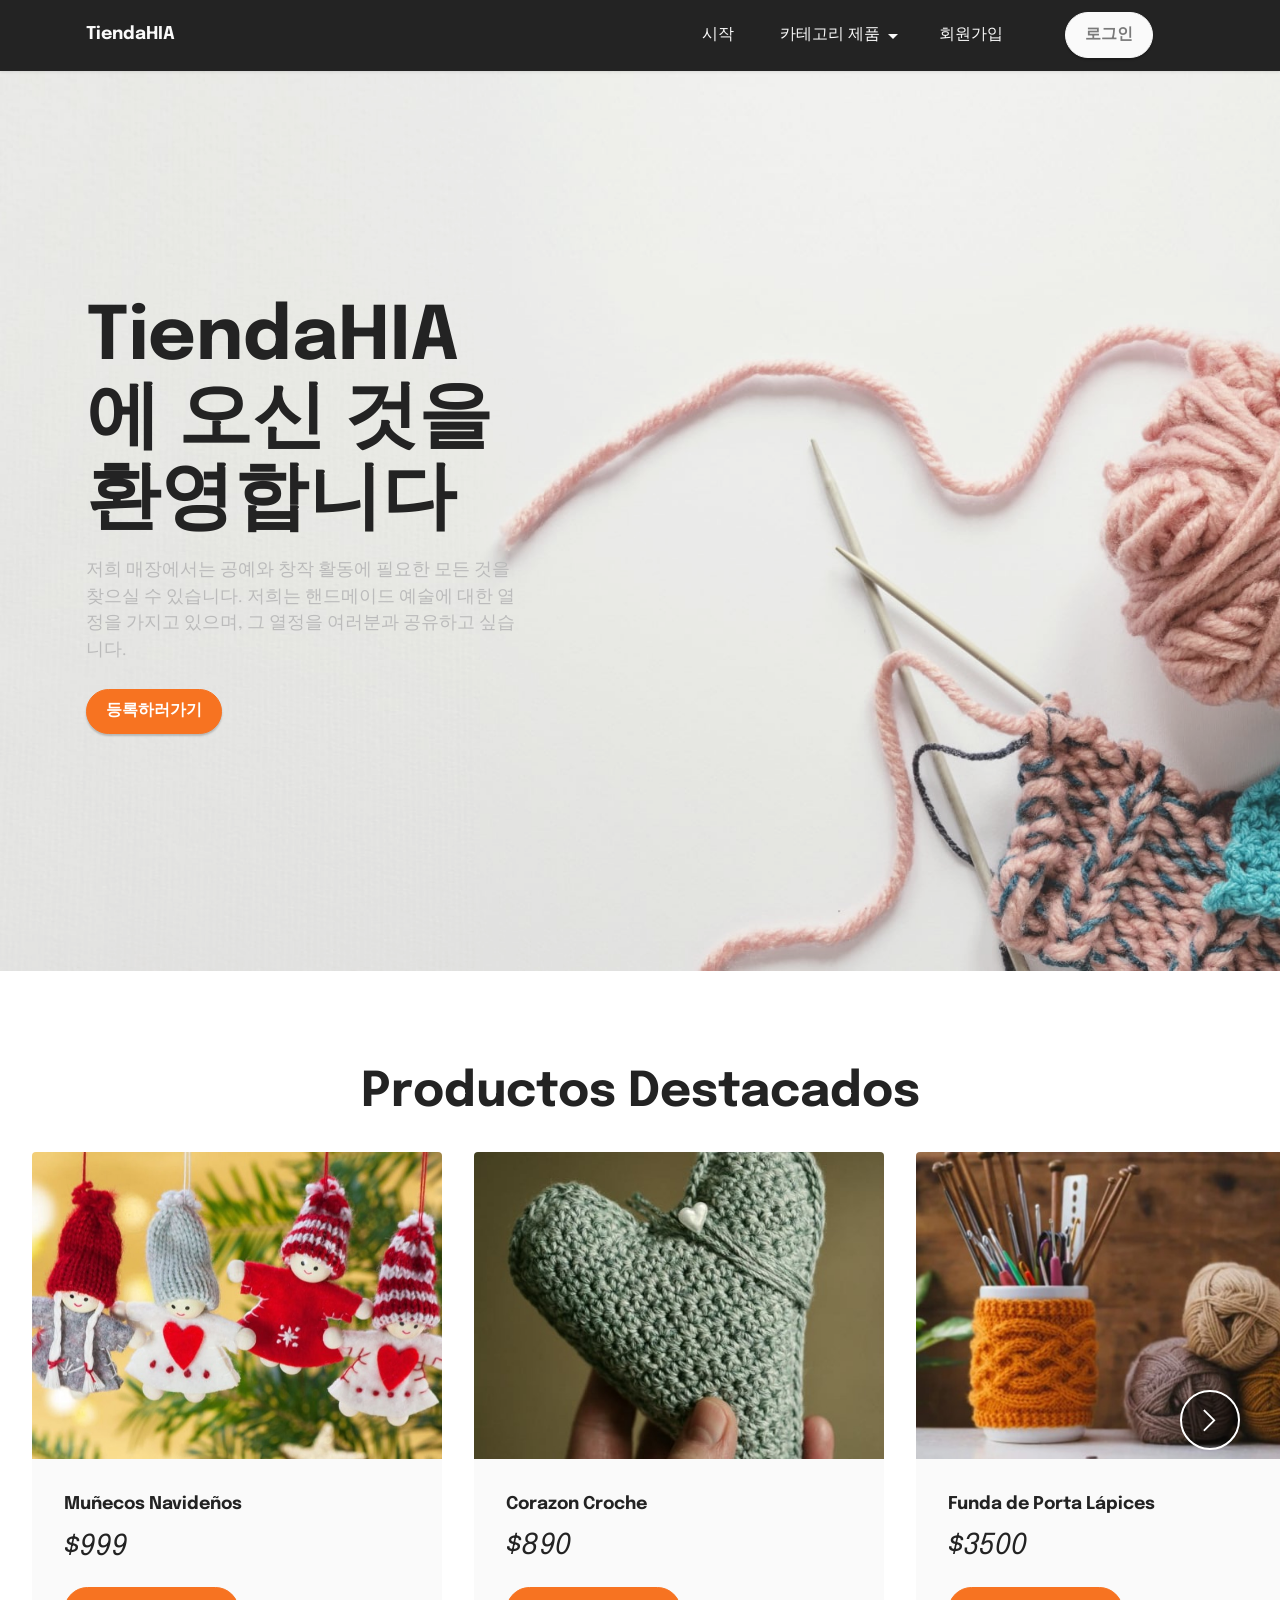
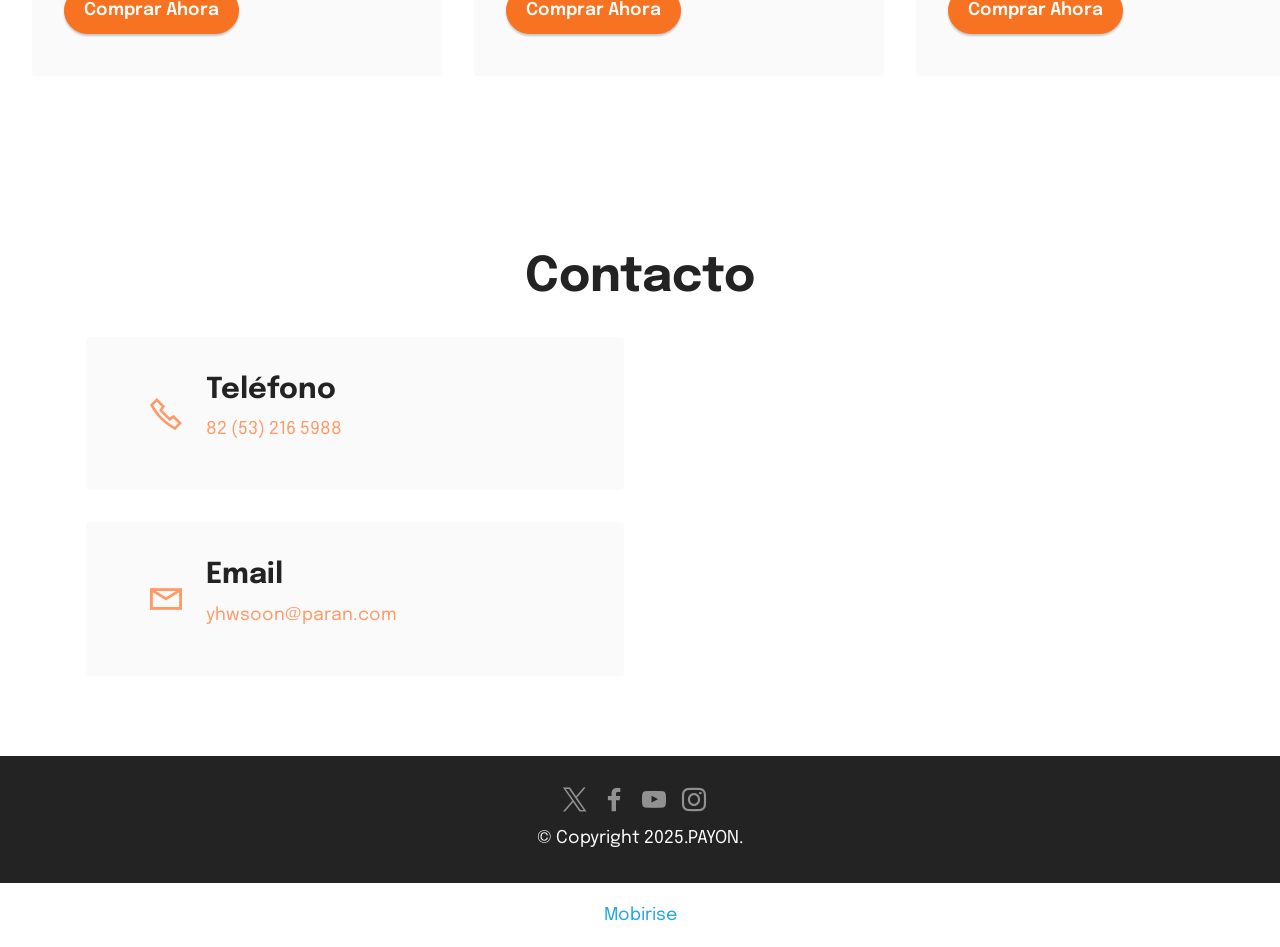
<file: index.html>
<!DOCTYPE html>
<html  >
<head>
  <!-- Site made with Mobirise Website Builder v6.1.4, https://mobirise.com -->
  <meta charset="UTF-8">
  <meta http-equiv="X-UA-Compatible" content="IE=edge">
  <meta name="generator" content="Mobirise v6.1.4, mobirise.com">
  <meta name="viewport" content="width=device-width, initial-scale=1, minimum-scale=1">
  <link rel="shortcut icon" href="assets/images/logo-1.png" type="image/x-icon">
  <meta name="description" content="">
  
  
  <title>공예와 창작</title>
  <link rel="stylesheet" href="assets/web/assets/mobirise-icons2/mobirise2.css">
  <link rel="stylesheet" href="assets/bootstrap/css/bootstrap.min.css">
  <link rel="stylesheet" href="assets/popup-overlay-plugin/style.css">
  <link rel="stylesheet" href="assets/dropdown/css/style.css">
  <link rel="stylesheet" href="assets/socicon/css/styles.css">
  <link rel="stylesheet" href="assets/theme/css/style.css">
  <link rel="preload" href="https://fonts.googleapis.com/css?family=Epilogue:100,200,300,400,500,600,700,800,900,100i,200i,300i,400i,500i,600i,700i,800i,900i&display=swap" as="style" onload="this.onload=null;this.rel='stylesheet'">
  <noscript><link rel="stylesheet" href="https://fonts.googleapis.com/css?family=Epilogue:100,200,300,400,500,600,700,800,900,100i,200i,300i,400i,500i,600i,700i,800i,900i&display=swap"></noscript>
  <link rel="preload" as="style" href="assets/mobirise/css/mbr-additional.css?v=sc6Zuf"><link rel="stylesheet" href="assets/mobirise/css/mbr-additional.css?v=sc6Zuf" type="text/css">

  
  
  
</head>
<body>
  
  <section data-bs-version="5.1" class="menu menu1 cid-tUC8tlPBN8" once="menu" id="menu1-i">
    

    <nav class="navbar navbar-dropdown navbar-expand-lg">
        <div class="container">
            <div class="navbar-brand">
                
                <span class="navbar-caption-wrap"><a class="navbar-caption text-white text-primary display-7" href="index.html">TiendaHIA</a></span>
            </div>
            <button class="navbar-toggler" type="button" data-toggle="collapse" data-bs-toggle="collapse" data-target="#navbarSupportedContent" data-bs-target="#navbarSupportedContent" aria-controls="navbarNavAltMarkup" aria-expanded="false" aria-label="Toggle navigation">
                <div class="hamburger">
                    <span></span>
                    <span></span>
                    <span></span>
                    <span></span>
                </div>
            </button>
            <div class="collapse navbar-collapse" id="navbarSupportedContent">
                <ul class="navbar-nav nav-dropdown" data-app-modern-menu="true"><li class="nav-item"><a class="nav-link link text-white text-primary display-4" href="index.html">시작</a></li>
                    <li class="nav-item dropdown"><a class="nav-link link dropdown-toggle text-white display-4" href="page1.html" data-toggle="dropdown-submenu" data-bs-toggle="dropdown" data-bs-auto-close="outside" aria-expanded="false">&nbsp;카테고리 제품</a><div class="dropdown-menu" aria-labelledby="dropdown-944"><a class="dropdown-item text-white text-primary display-4" href="productd.html">데코레이션</a><a class="dropdown-item text-white text-primary display-4" href="productv.html">라커룸</a></div></li>
                    <li class="nav-item"><a class="nav-link link text-white text-primary display-4" href="register.html">회원가입</a>
                    </li></ul>
                
                <div class="navbar-buttons mbr-section-btn"><a class="btn btn-white display-4" href="Login.html">로그인</a></div>
            </div>
        </div>
    </nav>
</section>

<section data-bs-version="5.1" class="header1 cid-tUEG7OGL2N mbr-fullscreen" id="header1-1f">

    

    
    <div class="mbr-overlay" style="opacity: 0.1; background-color: rgb(250, 250, 250);"></div>

    <div class="container">
        <div class="row">
            <div class="col-12 col-lg-5">
                <h1 class="mbr-section-title mbr-fonts-style mb-3 display-1"><strong>TiendaHIA에 오신 것을 환영합니다</strong></h1>
                
                <p class="mbr-text mbr-fonts-style display-7">
                    저희 매장에서는 공예와 창작 활동에 필요한 모든 것을 찾으실 수 있습니다. 저희는 핸드메이드 예술에 대한 열정을 가지고 있으며, 그 열정을 여러분과 공유하고 싶습니다.</p>
                <div class="mbr-section-btn mt-3"><a class="btn btn-warning display-4" href="register.html">등록하러가기</a></div>
            </div>
        </div>
    </div>
</section>

<section data-bs-version="5.1" class="slider4 mbr-embla cid-tUEHONpQxx" id="slider4-1g">
    
    
    <div class="position-relative text-center">
        <div class="mbr-section-head">
            <h4 class="mbr-section-title mbr-fonts-style align-center mb-0 display-2">
                <strong>Productos Destacados</strong></h4>
            
        </div>
        <div class="embla mt-4" data-skip-snaps="true" data-align="center" data-contain-scroll="trimSnaps" data-auto-play-interval="5" data-draggable="true">
            <div class="embla__viewport container-fluid">
                <div class="embla__container">
                    
                    <div class="embla__slide slider-image item active" style="margin-left: 1rem; margin-right: 1rem;">
                        <div class="slide-content">
                            <div class="item-wrapper">
                                <div class="item-img">
                                    <img src="assets/images/mbr-1000x667.jpeg" alt="Mobirise Website Builder" data-slide-to="0" data-bs-slide-to="0">
                                </div>
                            </div>
                            <div class="item-content">
                                <h5 class="item-title mbr-fonts-style display-7"><strong>Muñecos Navideños</strong></h5>
                                <h6 class="item-subtitle mbr-fonts-style mt-1 display-5">
                                    <em>$999</em></h6>
                                
                            </div>
                            <div class="mbr-section-btn item-footer mt-2"><a href="compare.html" class="btn item-btn btn-warning display-7" target="_blank">Comprar Ahora</a></div>
                        </div>
                    </div><div class="embla__slide slider-image item" style="margin-left: 1rem; margin-right: 1rem;">
                        <div class="slide-content">
                            <div class="item-wrapper">
                                <div class="item-img">
                                    <img src="assets/images/d3-502x680.jpeg" alt="Mobirise Website Builder" data-slide-to="1" data-bs-slide-to="1">
                                </div>
                            </div>
                            <div class="item-content">
                                <h5 class="item-title mbr-fonts-style display-7"><strong>Corazon Croche</strong></h5>
                                <h6 class="item-subtitle mbr-fonts-style mt-1 display-5"><em>$890</em></h6>
                                
                            </div>
                            <div class="mbr-section-btn item-footer mt-2"><a href="compare.html" class="btn item-btn btn-warning display-7" target="_blank">Comprar Ahora</a></div>
                        </div>
                    </div><div class="embla__slide slider-image item" style="margin-left: 1rem; margin-right: 1rem;">
                        <div class="slide-content">
                            <div class="item-wrapper">
                                <div class="item-img">
                                    <img src="assets/images/d1-1-707x471.jpeg" alt="Mobirise Website Builder" data-slide-to="2" data-bs-slide-to="2">
                                </div>
                            </div>
                            <div class="item-content">
                                <h5 class="item-title mbr-fonts-style display-7"><strong>Funda de Porta&nbsp;Lápices</strong></h5>
                                <h6 class="item-subtitle mbr-fonts-style mt-1 display-5">
                                    <em>$3500</em></h6>
                                
                            </div>
                            <div class="mbr-section-btn item-footer mt-2"><a href="compare.html" class="btn item-btn btn-warning display-7" target="_blank">Comprar Ahora</a></div>
                        </div>
                    </div>
                    <div class="embla__slide slider-image item" style="margin-left: 1rem; margin-right: 1rem;">
                        <div class="slide-content">
                            <div class="item-wrapper">
                                <div class="item-img">
                                    <img src="assets/images/v6-655x368.jpeg" alt="Mobirise Website Builder" data-slide-to="3" data-bs-slide-to="3">
                                </div>
                            </div>
                            <div class="item-content">
                                <h5 class="item-title mbr-fonts-style display-7"><strong>Buzo de Dama</strong></h5>
                                <h6 class="item-subtitle mbr-fonts-style mt-1 display-5">
                                    <em>$12500</em></h6>
                                
                            </div>
                            <div class="mbr-section-btn item-footer mt-2"><a href="compare.html" class="btn item-btn btn-warning display-7" target="_blank">Comprar Ahora</a></div>
                        </div>
                    </div>
                    <div class="embla__slide slider-image item" style="margin-left: 1rem; margin-right: 1rem;">
                        <div class="slide-content">
                            <div class="item-wrapper">
                                <div class="item-img">
                                    <img src="assets/images/d7-711x748.jpeg" alt="Mobirise Website Builder" data-bs-slide-to="4" data-slide-to="4">
                                </div>
                            </div>
                            <div class="item-content">
                                <h5 class="item-title mbr-fonts-style display-7"><strong>Moños</strong></h5>
                                <h6 class="item-subtitle mbr-fonts-style mt-1 display-5">
                                    <em>$1250</em></h6>
                                
                            </div>
                            <div class="mbr-section-btn item-footer mt-2"><a href="page4.html" class="btn item-btn btn-warning display-7" target="_blank">Comprar Ahora</a></div>
                        </div>
                    </div><div class="embla__slide slider-image item" style="margin-left: 1rem; margin-right: 1rem;">
                        <div class="slide-content">
                            <div class="item-wrapper">
                                <div class="item-img">
                                    <img src="assets/images/mbr-1000x702.jpeg" alt="Mobirise Website Builder" data-bs-slide-to="5" data-slide-to="5">
                                </div>
                            </div>
                            <div class="item-content">
                                <h5 class="item-title mbr-fonts-style display-7"><strong>Zapatito Bordado</strong></h5>
                                <h6 class="item-subtitle mbr-fonts-style mt-1 display-5">
                                    <em>$1500</em></h6>
                                
                            </div>
                            <div class="mbr-section-btn item-footer mt-2"><a href="page4.html" class="btn item-btn btn-warning display-7" target="_blank">Comprar Ahora</a></div>
                        </div>
                    </div>
                </div>
            </div>
            <button class="embla__button embla__button--prev">
                <span class="mobi-mbri mobi-mbri-arrow-prev mbr-iconfont" aria-hidden="true"></span>
                <span class="sr-only visually-hidden visually-hidden">Previous</span>
            </button>
            <button class="embla__button embla__button--next">
                <span class="mobi-mbri mobi-mbri-arrow-next mbr-iconfont" aria-hidden="true"></span>
                <span class="sr-only visually-hidden visually-hidden">Next</span>
            </button>
        </div>
    </div>
</section>

<section data-bs-version="5.1" class="contacts3 map1 cid-tUCdsZlsGh" id="contacts3-u">

    

    
    
    <div class="container">
        <div class="mbr-section-head">
            <h3 class="mbr-section-title mbr-fonts-style align-center mb-0 display-2">
                <strong>Contacto</strong>
            </h3>
            
        </div>
        <div class="row justify-content-center mt-4">
            <div class="card col-12 col-md-6">
                <div class="card-wrapper">
                    <div class="image-wrapper">
                        <span class="mbr-iconfont mobi-mbri-phone mobi-mbri" style="color: rgb(255, 153, 102); fill: rgb(255, 153, 102);"></span>
                    </div>
                    <div class="text-wrapper">
                        <h6 class="card-title mbr-fonts-style mb-1 display-5"><strong>Teléfono</strong><br></h6>
                        <p class="mbr-text mbr-fonts-style display-7"><a href="tel:+12345678910" class="text-danger">82 (53) 216 5988</a></p>
                    </div>
                </div>
                <div class="card-wrapper">
                    <div class="image-wrapper">
                        <span class="mbr-iconfont mobi-mbri-letter mobi-mbri" style="color: rgb(255, 153, 102); fill: rgb(255, 153, 102);"></span>
                    </div>
                    <div class="text-wrapper">
                        <h6 class="card-title mbr-fonts-style mb-1 display-5">
                            <strong>Email</strong>
                        </h6>
                        <p class="mbr-text mbr-fonts-style display-7"><a href="mailto:info@site.com" class="text-danger">yhwsoon@paran.com</a>
                        </p>
                    </div>
                </div>
            </div>
            <div class="map-wrapper col-12 col-md-6">
                <div class="google-map"><iframe frameborder="0" style="border:0" src="https://www.google.com/maps/embed?pb=!1m14!1m8!1m3!1d6045.3003145248895!2d-73.9884657!3d40.7477229!3m2!1i1024!2i768!4f13.1!3m3!1m2!1s0x89c259a9ac1f1b85%3A0x7e33d1c0e7af3be4!2zMzUwIDV0aCBBdmUsIE5ldyBZb3JrLCBOWSAxMDExOCwg0KHQqNCQ!5e0!3m2!1sru!2sru!4v1689597362021!5m2!1sen!2sen" allowfullscreen=""></iframe></div>
            </div>
        </div>
    </div>
</section>

<section data-bs-version="5.1" class="footer3 cid-tUC3VmVZYw" once="footers" id="footer3-c">

    

    

    <div class="container">
        <div class="media-container-row align-center mbr-white">
            
            <div class="row social-row">
                <div class="social-list align-right pb-2">
                    
                    
                    
                    
                    
                    
                <div class="soc-item">
                        <a href="https://twitter.com/mobirise" target="_blank">
                            <span class="socicon-twitter socicon mbr-iconfont mbr-iconfont-social"></span>
                        </a>
                    </div><div class="soc-item">
                        <a href="https://www.facebook.com/pages/Mobirise/1616226671953247" target="_blank">
                            <span class="socicon-facebook socicon mbr-iconfont mbr-iconfont-social"></span>
                        </a>
                    </div><div class="soc-item">
                        <a href="https://www.youtube.com/c/mobirise" target="_blank">
                            <span class="socicon-youtube socicon mbr-iconfont mbr-iconfont-social"></span>
                        </a>
                    </div><div class="soc-item">
                        <a href="https://instagram.com/mobirise" target="_blank">
                            <span class="socicon-instagram socicon mbr-iconfont mbr-iconfont-social"></span>
                        </a>
                    </div></div>
            </div>
            <div class="row row-copirayt">
                <p class="mbr-text mb-0 mbr-fonts-style mbr-white align-center display-7">
                    © Copyright 2025.PAYON.
                </p>
            </div>
        </div>
    </div>
</section><section class="display-7" style="padding: 0;align-items: center;justify-content: center;flex-wrap: wrap;    align-content: center;display: flex;position: relative;height: 4rem;"><a href="https://mobiri.se/1719499" style="flex: 1 1;height: 4rem;position: absolute;width: 100%;z-index: 1;"><img alt="" style="height: 4rem;" src="[data-uri]"></a><p style="margin: 0;text-align: center;" class="display-7">&#8204;</p><a style="z-index:1" href="https://mobirise.com">Mobirise </a></section><script src="assets/bootstrap/js/bootstrap.bundle.min.js"></script>  <script src="assets/smoothscroll/smooth-scroll.js"></script>  <script src="assets/ytplayer/index.js"></script>  <script src="assets/dropdown/js/navbar-dropdown.js"></script>  <script src="assets/embla/embla.min.js"></script>  <script src="assets/embla/script.js"></script>  <script src="assets/theme/js/script.js"></script>  
  
  
</body>
</html>
</file>
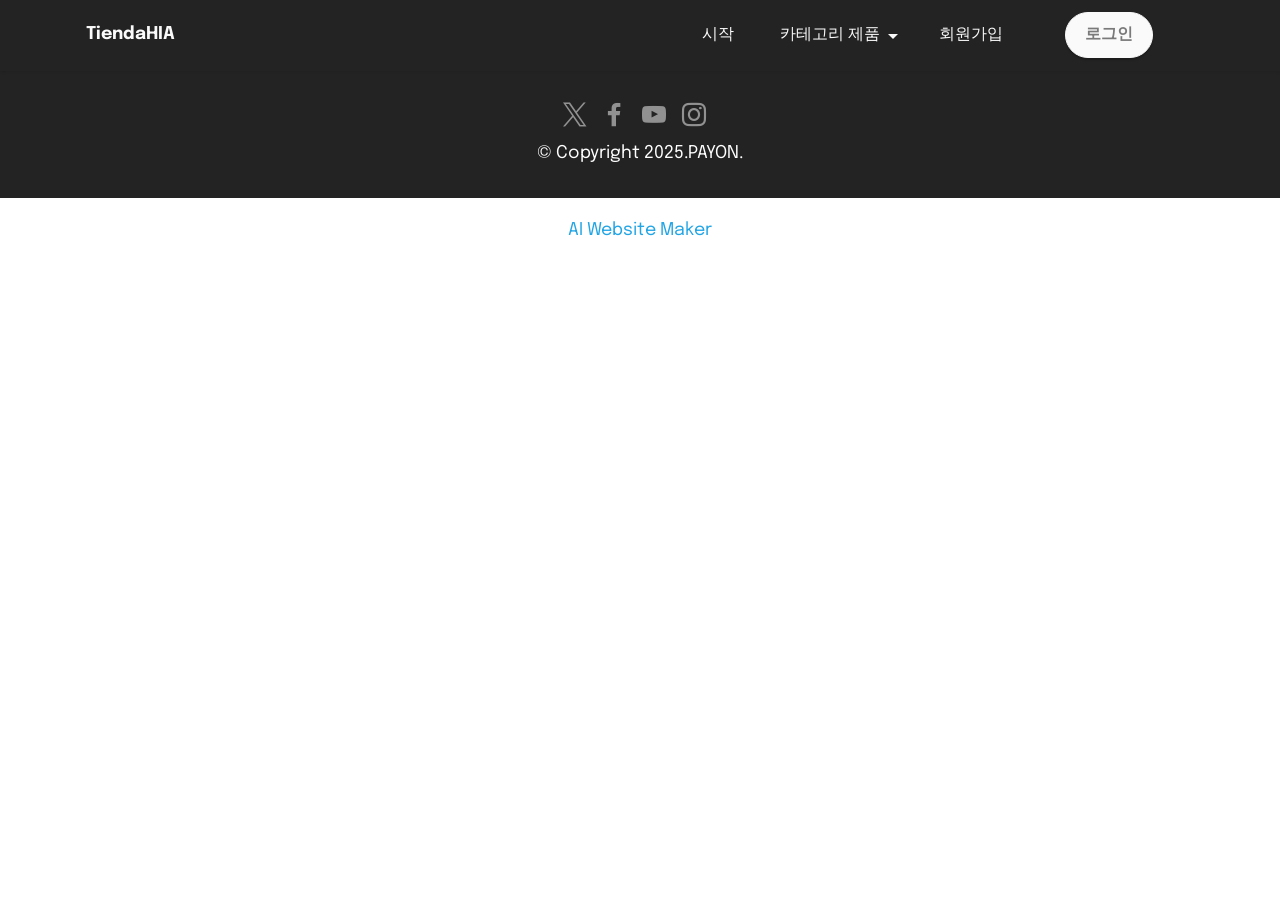
<file: Carrito.html>
<!DOCTYPE html>
<html  >
<head>
  <!-- Site made with Mobirise Website Builder v6.1.4, https://mobirise.com -->
  <meta charset="UTF-8">
  <meta http-equiv="X-UA-Compatible" content="IE=edge">
  <meta name="generator" content="Mobirise v6.1.4, mobirise.com">
  <meta name="viewport" content="width=device-width, initial-scale=1, minimum-scale=1">
  <link rel="shortcut icon" href="assets/images/logo-1.png" type="image/x-icon">
  <meta name="description" content="">
  
  
  <title>Carrito</title>
  <link rel="stylesheet" href="assets/bootstrap/css/bootstrap.min.css">
  <link rel="stylesheet" href="assets/popup-overlay-plugin/style.css">
  <link rel="stylesheet" href="assets/dropdown/css/style.css">
  <link rel="stylesheet" href="assets/socicon/css/styles.css">
  <link rel="stylesheet" href="assets/theme/css/style.css">
  <link rel="preload" href="https://fonts.googleapis.com/css?family=Epilogue:100,200,300,400,500,600,700,800,900,100i,200i,300i,400i,500i,600i,700i,800i,900i&display=swap" as="style" onload="this.onload=null;this.rel='stylesheet'">
  <noscript><link rel="stylesheet" href="https://fonts.googleapis.com/css?family=Epilogue:100,200,300,400,500,600,700,800,900,100i,200i,300i,400i,500i,600i,700i,800i,900i&display=swap"></noscript>
  <link rel="preload" as="style" href="assets/mobirise/css/mbr-additional.css?v=sp3M8M"><link rel="stylesheet" href="assets/mobirise/css/mbr-additional.css?v=sp3M8M" type="text/css">

  
  
  
</head>
<body>
  
  <section data-bs-version="5.1" class="menu menu1 cid-tUC8tlPBN8" once="menu" id="menu1-k">
    

    <nav class="navbar navbar-dropdown navbar-expand-lg">
        <div class="container">
            <div class="navbar-brand">
                
                <span class="navbar-caption-wrap"><a class="navbar-caption text-white text-primary display-7" href="index.html">TiendaHIA</a></span>
            </div>
            <button class="navbar-toggler" type="button" data-toggle="collapse" data-bs-toggle="collapse" data-target="#navbarSupportedContent" data-bs-target="#navbarSupportedContent" aria-controls="navbarNavAltMarkup" aria-expanded="false" aria-label="Toggle navigation">
                <div class="hamburger">
                    <span></span>
                    <span></span>
                    <span></span>
                    <span></span>
                </div>
            </button>
            <div class="collapse navbar-collapse" id="navbarSupportedContent">
                <ul class="navbar-nav nav-dropdown" data-app-modern-menu="true"><li class="nav-item"><a class="nav-link link text-white text-primary display-4" href="index.html">시작</a></li>
                    <li class="nav-item dropdown"><a class="nav-link link dropdown-toggle text-white display-4" href="page1.html" data-toggle="dropdown-submenu" data-bs-toggle="dropdown" data-bs-auto-close="outside" aria-expanded="false">&nbsp;카테고리 제품</a><div class="dropdown-menu" aria-labelledby="dropdown-944"><a class="dropdown-item text-white text-primary display-4" href="productd.html">데코레이션</a><a class="dropdown-item text-white text-primary display-4" href="productv.html">라커룸</a></div></li>
                    <li class="nav-item"><a class="nav-link link text-white text-primary display-4" href="register.html">회원가입</a>
                    </li></ul>
                
                <div class="navbar-buttons mbr-section-btn"><a class="btn btn-white display-4" href="Login.html">로그인</a></div>
            </div>
        </div>
    </nav>
</section>

<section data-bs-version="5.1" class="footer3 cid-tUC3VmVZYw" once="footers" id="footer3-j">

    

    

    <div class="container">
        <div class="media-container-row align-center mbr-white">
            
            <div class="row social-row">
                <div class="social-list align-right pb-2">
                    
                    
                    
                    
                    
                    
                <div class="soc-item">
                        <a href="https://twitter.com/mobirise" target="_blank">
                            <span class="socicon-twitter socicon mbr-iconfont mbr-iconfont-social"></span>
                        </a>
                    </div><div class="soc-item">
                        <a href="https://www.facebook.com/pages/Mobirise/1616226671953247" target="_blank">
                            <span class="socicon-facebook socicon mbr-iconfont mbr-iconfont-social"></span>
                        </a>
                    </div><div class="soc-item">
                        <a href="https://www.youtube.com/c/mobirise" target="_blank">
                            <span class="socicon-youtube socicon mbr-iconfont mbr-iconfont-social"></span>
                        </a>
                    </div><div class="soc-item">
                        <a href="https://instagram.com/mobirise" target="_blank">
                            <span class="socicon-instagram socicon mbr-iconfont mbr-iconfont-social"></span>
                        </a>
                    </div></div>
            </div>
            <div class="row row-copirayt">
                <p class="mbr-text mb-0 mbr-fonts-style mbr-white align-center display-7">
                    © Copyright 2025.PAYON.
                </p>
            </div>
        </div>
    </div>
</section><section class="display-7" style="padding: 0;align-items: center;justify-content: center;flex-wrap: wrap;    align-content: center;display: flex;position: relative;height: 4rem;"><a href="https://mobiri.se/1719499" style="flex: 1 1;height: 4rem;position: absolute;width: 100%;z-index: 1;"><img alt="" style="height: 4rem;" src="[data-uri]"></a><p style="margin: 0;text-align: center;" class="display-7">&#8204;</p><a style="z-index:1" href="https://mobirise.com/builder/ai-website-maker.html">AI Website Maker</a></section><script src="assets/bootstrap/js/bootstrap.bundle.min.js"></script>  <script src="assets/smoothscroll/smooth-scroll.js"></script>  <script src="assets/ytplayer/index.js"></script>  <script src="assets/dropdown/js/navbar-dropdown.js"></script>  <script src="assets/theme/js/script.js"></script>  
  
  
</body>
</html>
</file>
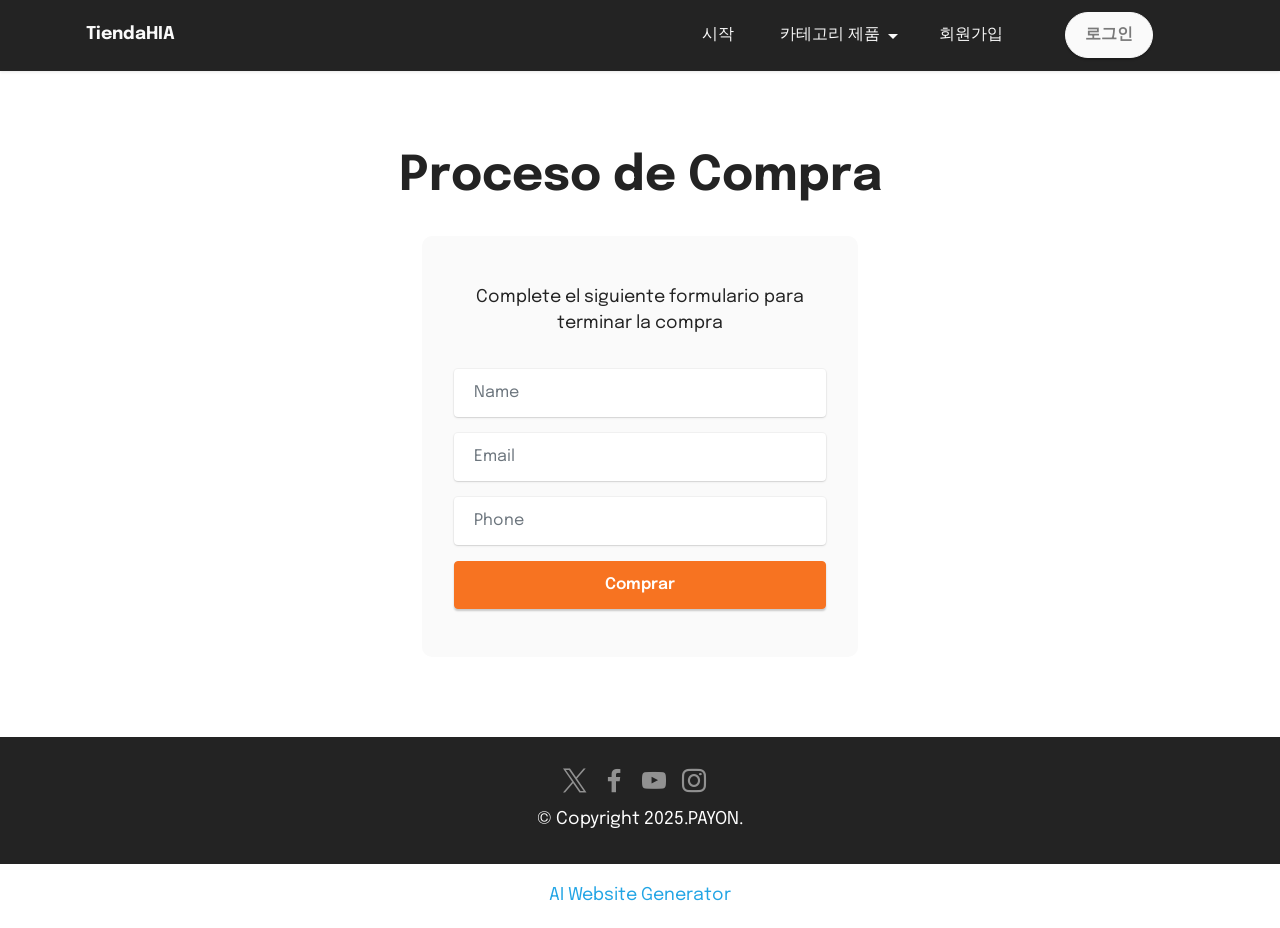
<file: compare.html>
<!DOCTYPE html>
<html  >
<head>
  <!-- Site made with Mobirise Website Builder v6.1.4, https://mobirise.com -->
  <meta charset="UTF-8">
  <meta http-equiv="X-UA-Compatible" content="IE=edge">
  <meta name="generator" content="Mobirise v6.1.4, mobirise.com">
  <meta name="viewport" content="width=device-width, initial-scale=1, minimum-scale=1">
  <link rel="shortcut icon" href="assets/images/logo-1.png" type="image/x-icon">
  <meta name="description" content="">
  
  
  <title>Comprar</title>
  <link rel="stylesheet" href="assets/bootstrap/css/bootstrap.min.css">
  <link rel="stylesheet" href="assets/popup-overlay-plugin/style.css">
  <link rel="stylesheet" href="assets/dropdown/css/style.css">
  <link rel="stylesheet" href="assets/socicon/css/styles.css">
  <link rel="stylesheet" href="assets/theme/css/style.css">
  <link rel="preload" href="https://fonts.googleapis.com/css?family=Epilogue:100,200,300,400,500,600,700,800,900,100i,200i,300i,400i,500i,600i,700i,800i,900i&display=swap" as="style" onload="this.onload=null;this.rel='stylesheet'">
  <noscript><link rel="stylesheet" href="https://fonts.googleapis.com/css?family=Epilogue:100,200,300,400,500,600,700,800,900,100i,200i,300i,400i,500i,600i,700i,800i,900i&display=swap"></noscript>
  <link rel="preload" as="style" href="assets/mobirise/css/mbr-additional.css?v=FHaJ3F"><link rel="stylesheet" href="assets/mobirise/css/mbr-additional.css?v=FHaJ3F" type="text/css">

  
  
  
</head>
<body>
  
  <section data-bs-version="5.1" class="menu menu1 cid-tUC8tlPBN8" once="menu" id="menu1-i">
    

    <nav class="navbar navbar-dropdown navbar-expand-lg">
        <div class="container">
            <div class="navbar-brand">
                
                <span class="navbar-caption-wrap"><a class="navbar-caption text-white text-primary display-7" href="index.html">TiendaHIA</a></span>
            </div>
            <button class="navbar-toggler" type="button" data-toggle="collapse" data-bs-toggle="collapse" data-target="#navbarSupportedContent" data-bs-target="#navbarSupportedContent" aria-controls="navbarNavAltMarkup" aria-expanded="false" aria-label="Toggle navigation">
                <div class="hamburger">
                    <span></span>
                    <span></span>
                    <span></span>
                    <span></span>
                </div>
            </button>
            <div class="collapse navbar-collapse" id="navbarSupportedContent">
                <ul class="navbar-nav nav-dropdown" data-app-modern-menu="true"><li class="nav-item"><a class="nav-link link text-white text-primary display-4" href="index.html">시작</a></li>
                    <li class="nav-item dropdown"><a class="nav-link link dropdown-toggle text-white display-4" href="page1.html" data-toggle="dropdown-submenu" data-bs-toggle="dropdown" data-bs-auto-close="outside" aria-expanded="false">&nbsp;카테고리 제품</a><div class="dropdown-menu" aria-labelledby="dropdown-944"><a class="dropdown-item text-white text-primary display-4" href="productd.html">데코레이션</a><a class="dropdown-item text-white text-primary display-4" href="productv.html">라커룸</a></div></li>
                    <li class="nav-item"><a class="nav-link link text-white text-primary display-4" href="register.html">회원가입</a>
                    </li></ul>
                
                <div class="navbar-buttons mbr-section-btn"><a class="btn btn-white display-4" href="Login.html">로그인</a></div>
            </div>
        </div>
    </nav>
</section>

<section data-bs-version="5.1" class="form7 cid-tUCuJyMhp7" id="form7-1d">
    
    
    <div class="container">
        <div class="mbr-section-head">
            <h3 class="mbr-section-title mbr-fonts-style align-center mb-0 display-2"><strong>Proceso de Compra</strong></h3>
            
        </div>
        <div class="row justify-content-center mt-4">
            <div class="col-lg-8 mx-auto mbr-form" data-form-type="formoid">
                <form action="https://mobirise.eu/" method="POST" class="mbr-form form-with-styler mx-auto" data-form-title="Form Name"><input type="hidden" name="email" data-form-email="true" value="hlcDd+Y7izMLxepLQ5UNrgeKkqOE2ZTqVr9NSG/DeI7hL9qDAI8woTnIfuWf+yF+iuTEwpIYhAvsUKfmm3nvVJHT1QbaFwoTFwVec0Rg9vKm9mvDOhbJAFzl9Hgzu2lN.EE/J2gPYnjwBFGhXx6XgYlwkdMu/+O5DvzEWYOPR2OvyKvEJu5zPo3Bx+UqzXe3l9AjS+IP56MmOHW1gMuIlXX0y9jvDjQnl3fHIQZi9dPq6yj2y6OfKL8iOWTXv+IQO">
                    <p class="mbr-text mbr-fonts-style align-center mb-4 display-7">
                        Complete el siguiente formulario para terminar la compra
                    </p>
                    <div class="row">
                        <div hidden="hidden" data-form-alert="" class="alert alert-success col-12">Thanks for filling out the form!</div>
                        <div hidden="hidden" data-form-alert-danger="" class="alert alert-danger col-12">
                            Oops...! some problem!
                        </div>
                    </div>
                    <div class="dragArea row">
                        <div class="col-lg-12 col-md-12 col-sm-12 form-group mb-3" data-for="name">
                            <input type="text" name="name" placeholder="Name" data-form-field="name" class="form-control" value="" id="name-form7-1d">
                        </div>
                        <div class="col-lg-12 col-md-12 col-sm-12 form-group mb-3" data-for="email">
                            <input type="email" name="email" placeholder="Email" data-form-field="email" class="form-control" value="" id="email-form7-1d">
                        </div>
                        <div data-for="phone" class="col-lg-12 col-md-12 col-sm-12 form-group mb-3">
                            <input type="tel" name="phone" placeholder="Phone" data-form-field="phone" class="form-control" value="" id="phone-form7-1d">
                        </div>
                        <div class="col-auto mbr-section-btn align-center"><button type="submit" class="btn btn-warning display-4">Comprar</button></div>
                    </div>
                </form>
            </div>
        </div>
    </div>
</section>

<section data-bs-version="5.1" class="footer3 cid-tUC3VmVZYw" once="footers" id="footer3-c">

    

    

    <div class="container">
        <div class="media-container-row align-center mbr-white">
            
            <div class="row social-row">
                <div class="social-list align-right pb-2">
                    
                    
                    
                    
                    
                    
                <div class="soc-item">
                        <a href="https://twitter.com/mobirise" target="_blank">
                            <span class="socicon-twitter socicon mbr-iconfont mbr-iconfont-social"></span>
                        </a>
                    </div><div class="soc-item">
                        <a href="https://www.facebook.com/pages/Mobirise/1616226671953247" target="_blank">
                            <span class="socicon-facebook socicon mbr-iconfont mbr-iconfont-social"></span>
                        </a>
                    </div><div class="soc-item">
                        <a href="https://www.youtube.com/c/mobirise" target="_blank">
                            <span class="socicon-youtube socicon mbr-iconfont mbr-iconfont-social"></span>
                        </a>
                    </div><div class="soc-item">
                        <a href="https://instagram.com/mobirise" target="_blank">
                            <span class="socicon-instagram socicon mbr-iconfont mbr-iconfont-social"></span>
                        </a>
                    </div></div>
            </div>
            <div class="row row-copirayt">
                <p class="mbr-text mb-0 mbr-fonts-style mbr-white align-center display-7">
                    © Copyright 2025.PAYON.
                </p>
            </div>
        </div>
    </div>
</section><section class="display-7" style="padding: 0;align-items: center;justify-content: center;flex-wrap: wrap;    align-content: center;display: flex;position: relative;height: 4rem;"><a href="https://mobiri.se/1719499" style="flex: 1 1;height: 4rem;position: absolute;width: 100%;z-index: 1;"><img alt="" style="height: 4rem;" src="[data-uri]"></a><p style="margin: 0;text-align: center;" class="display-7">&#8204;</p><a style="z-index:1" href="https://mobirise.com/builder/ai-website-generator.html">AI Website Generator</a></section><script src="assets/bootstrap/js/bootstrap.bundle.min.js"></script>  <script src="assets/smoothscroll/smooth-scroll.js"></script>  <script src="assets/ytplayer/index.js"></script>  <script src="assets/dropdown/js/navbar-dropdown.js"></script>  <script src="assets/theme/js/script.js"></script>  <script src="assets/formoid/formoid.min.js"></script>  
  
  
</body>
</html>
</file>
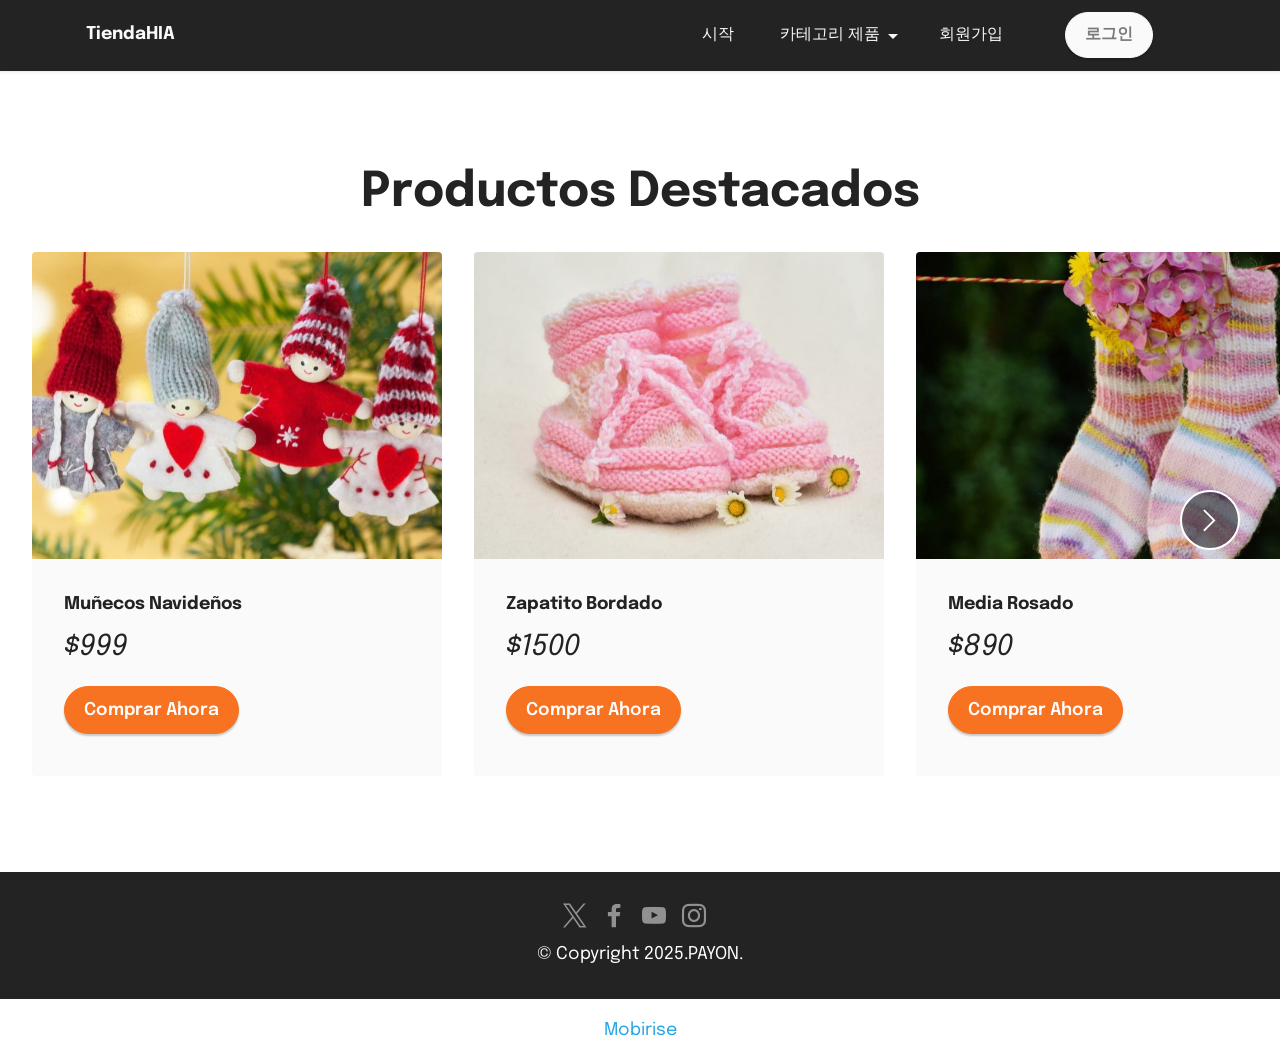
<file: destacado.html>
<!DOCTYPE html>
<html  >
<head>
  <!-- Site made with Mobirise Website Builder v6.1.4, https://mobirise.com -->
  <meta charset="UTF-8">
  <meta http-equiv="X-UA-Compatible" content="IE=edge">
  <meta name="generator" content="Mobirise v6.1.4, mobirise.com">
  <meta name="viewport" content="width=device-width, initial-scale=1, minimum-scale=1">
  <link rel="shortcut icon" href="assets/images/logo-1.png" type="image/x-icon">
  <meta name="description" content="">
  
  
  <title>Destacado</title>
  <link rel="stylesheet" href="assets/web/assets/mobirise-icons2/mobirise2.css">
  <link rel="stylesheet" href="assets/bootstrap/css/bootstrap.min.css">
  <link rel="stylesheet" href="assets/popup-overlay-plugin/style.css">
  <link rel="stylesheet" href="assets/dropdown/css/style.css">
  <link rel="stylesheet" href="assets/socicon/css/styles.css">
  <link rel="stylesheet" href="assets/theme/css/style.css">
  <link rel="preload" href="https://fonts.googleapis.com/css?family=Epilogue:100,200,300,400,500,600,700,800,900,100i,200i,300i,400i,500i,600i,700i,800i,900i&display=swap" as="style" onload="this.onload=null;this.rel='stylesheet'">
  <noscript><link rel="stylesheet" href="https://fonts.googleapis.com/css?family=Epilogue:100,200,300,400,500,600,700,800,900,100i,200i,300i,400i,500i,600i,700i,800i,900i&display=swap"></noscript>
  <link rel="preload" as="style" href="assets/mobirise/css/mbr-additional.css?v=nOFVfq"><link rel="stylesheet" href="assets/mobirise/css/mbr-additional.css?v=nOFVfq" type="text/css">

  
  
  
</head>
<body>
  
  <section data-bs-version="5.1" class="menu menu1 cid-tUC8tlPBN8" once="menu" id="menu1-i">
    

    <nav class="navbar navbar-dropdown navbar-expand-lg">
        <div class="container">
            <div class="navbar-brand">
                
                <span class="navbar-caption-wrap"><a class="navbar-caption text-white text-primary display-7" href="index.html">TiendaHIA</a></span>
            </div>
            <button class="navbar-toggler" type="button" data-toggle="collapse" data-bs-toggle="collapse" data-target="#navbarSupportedContent" data-bs-target="#navbarSupportedContent" aria-controls="navbarNavAltMarkup" aria-expanded="false" aria-label="Toggle navigation">
                <div class="hamburger">
                    <span></span>
                    <span></span>
                    <span></span>
                    <span></span>
                </div>
            </button>
            <div class="collapse navbar-collapse" id="navbarSupportedContent">
                <ul class="navbar-nav nav-dropdown" data-app-modern-menu="true"><li class="nav-item"><a class="nav-link link text-white text-primary display-4" href="index.html">시작</a></li>
                    <li class="nav-item dropdown"><a class="nav-link link dropdown-toggle text-white display-4" href="page1.html" data-toggle="dropdown-submenu" data-bs-toggle="dropdown" data-bs-auto-close="outside" aria-expanded="false">&nbsp;카테고리 제품</a><div class="dropdown-menu" aria-labelledby="dropdown-944"><a class="dropdown-item text-white text-primary display-4" href="productd.html">데코레이션</a><a class="dropdown-item text-white text-primary display-4" href="productv.html">라커룸</a></div></li>
                    <li class="nav-item"><a class="nav-link link text-white text-primary display-4" href="register.html">회원가입</a>
                    </li></ul>
                
                <div class="navbar-buttons mbr-section-btn"><a class="btn btn-white display-4" href="Login.html">로그인</a></div>
            </div>
        </div>
    </nav>
</section>

<section data-bs-version="5.1" class="slider4 mbr-embla cid-tUCfep9fim" id="slider4-11">
    
    
    <div class="position-relative text-center">
        <div class="mbr-section-head">
            <h4 class="mbr-section-title mbr-fonts-style align-center mb-0 display-2">
                <strong>Productos Destacados</strong></h4>
            
        </div>
        <div class="embla mt-4" data-skip-snaps="true" data-align="center" data-contain-scroll="trimSnaps" data-auto-play-interval="5" data-draggable="true">
            <div class="embla__viewport container-fluid">
                <div class="embla__container">
                    
                    <div class="embla__slide slider-image item active" style="margin-left: 1rem; margin-right: 1rem;">
                        <div class="slide-content">
                            <div class="item-wrapper">
                                <div class="item-img">
                                    <img src="assets/images/mbr-1000x667.jpeg" alt="Mobirise Website Builder" data-slide-to="0" data-bs-slide-to="0">
                                </div>
                            </div>
                            <div class="item-content">
                                <h5 class="item-title mbr-fonts-style display-7"><strong>Muñecos Navideños</strong></h5>
                                <h6 class="item-subtitle mbr-fonts-style mt-1 display-5">
                                    <em>$999</em></h6>
                                
                            </div>
                            <div class="mbr-section-btn item-footer mt-2"><a href="compare.html" class="btn item-btn btn-warning display-7" target="_blank">Comprar Ahora</a></div>
                        </div>
                    </div><div class="embla__slide slider-image item" style="margin-left: 1rem; margin-right: 1rem;">
                        <div class="slide-content">
                            <div class="item-wrapper">
                                <div class="item-img">
                                    <img src="assets/images/mbr-1-1000x663.jpeg" alt="Mobirise Website Builder" data-slide-to="1" data-bs-slide-to="1">
                                </div>
                            </div>
                            <div class="item-content">
                                <h5 class="item-title mbr-fonts-style display-7"><strong>Zapatito Bordado</strong></h5>
                                <h6 class="item-subtitle mbr-fonts-style mt-1 display-5">
                                    <em>$1500</em></h6>
                                
                            </div>
                            <div class="mbr-section-btn item-footer mt-2"><a href="compare.html" class="btn item-btn btn-warning display-7" target="_blank">Comprar Ahora</a></div>
                        </div>
                    </div><div class="embla__slide slider-image item" style="margin-left: 1rem; margin-right: 1rem;">
                        <div class="slide-content">
                            <div class="item-wrapper">
                                <div class="item-img">
                                    <img src="assets/images/mbr-1-1000x1323.jpeg" alt="Mobirise Website Builder" data-slide-to="2" data-bs-slide-to="3">
                                </div>
                            </div>
                            <div class="item-content">
                                <h5 class="item-title mbr-fonts-style display-7"><strong>Media Rosado</strong></h5>
                                <h6 class="item-subtitle mbr-fonts-style mt-1 display-5"><em>$890</em></h6>
                                
                            </div>
                            <div class="mbr-section-btn item-footer mt-2"><a href="compare.html" class="btn item-btn btn-warning display-7" target="_blank">Comprar Ahora</a></div>
                        </div>
                    </div>
                    <div class="embla__slide slider-image item" style="margin-left: 1rem; margin-right: 1rem;">
                        <div class="slide-content">
                            <div class="item-wrapper">
                                <div class="item-img">
                                    <img src="assets/images/mbr-1000x663.jpeg" alt="Mobirise Website Builder" data-slide-to="3" data-bs-slide-to="3">
                                </div>
                            </div>
                            <div class="item-content">
                                <h5 class="item-title mbr-fonts-style display-7"><strong>Combo 2 Zapatitos Bordados</strong></h5>
                                <h6 class="item-subtitle mbr-fonts-style mt-1 display-5">
                                    <em>$2500</em></h6>
                                
                            </div>
                            <div class="mbr-section-btn item-footer mt-2"><a href="compare.html" class="btn item-btn btn-warning display-7" target="_blank">Comprar Ahora</a></div>
                        </div>
                    </div>
                    <div class="embla__slide slider-image item" style="margin-left: 1rem; margin-right: 1rem;">
                        <div class="slide-content">
                            <div class="item-wrapper">
                                <div class="item-img">
                                    <img src="assets/images/mbr-1-1000x667.jpeg" alt="Mobirise Website Builder" data-bs-slide-to="4" data-slide-to="4">
                                </div>
                            </div>
                            <div class="item-content">
                                <h5 class="item-title mbr-fonts-style display-7"><strong>Media Multicor</strong></h5>
                                <h6 class="item-subtitle mbr-fonts-style mt-1 display-5">
                                    <em>$1250</em></h6>
                                
                            </div>
                            <div class="mbr-section-btn item-footer mt-2"><a href="" class="btn item-btn btn-warning display-7" target="_blank">Comprar Ahora</a></div>
                        </div>
                    </div><div class="embla__slide slider-image item" style="margin-left: 1rem; margin-right: 1rem;">
                        <div class="slide-content">
                            <div class="item-wrapper">
                                <div class="item-img">
                                    <img src="assets/images/mbr-1000x702.jpeg" alt="Mobirise Website Builder" data-bs-slide-to="5" data-slide-to="5">
                                </div>
                            </div>
                            <div class="item-content">
                                <h5 class="item-title mbr-fonts-style display-7"><strong>Zapatito Bordado</strong></h5>
                                <h6 class="item-subtitle mbr-fonts-style mt-1 display-5">
                                    <em>$1500</em></h6>
                                
                            </div>
                            <div class="mbr-section-btn item-footer mt-2"><a href="" class="btn item-btn btn-warning display-7" target="_blank">Comprar Ahora</a></div>
                        </div>
                    </div>
                </div>
            </div>
            <button class="embla__button embla__button--prev">
                <span class="mobi-mbri mobi-mbri-arrow-prev mbr-iconfont" aria-hidden="true"></span>
                <span class="sr-only visually-hidden visually-hidden">Previous</span>
            </button>
            <button class="embla__button embla__button--next">
                <span class="mobi-mbri mobi-mbri-arrow-next mbr-iconfont" aria-hidden="true"></span>
                <span class="sr-only visually-hidden visually-hidden">Next</span>
            </button>
        </div>
    </div>
</section>

<section data-bs-version="5.1" class="footer3 cid-tUC3VmVZYw" once="footers" id="footer3-c">

    

    

    <div class="container">
        <div class="media-container-row align-center mbr-white">
            
            <div class="row social-row">
                <div class="social-list align-right pb-2">
                    
                    
                    
                    
                    
                    
                <div class="soc-item">
                        <a href="https://twitter.com/mobirise" target="_blank">
                            <span class="socicon-twitter socicon mbr-iconfont mbr-iconfont-social"></span>
                        </a>
                    </div><div class="soc-item">
                        <a href="https://www.facebook.com/pages/Mobirise/1616226671953247" target="_blank">
                            <span class="socicon-facebook socicon mbr-iconfont mbr-iconfont-social"></span>
                        </a>
                    </div><div class="soc-item">
                        <a href="https://www.youtube.com/c/mobirise" target="_blank">
                            <span class="socicon-youtube socicon mbr-iconfont mbr-iconfont-social"></span>
                        </a>
                    </div><div class="soc-item">
                        <a href="https://instagram.com/mobirise" target="_blank">
                            <span class="socicon-instagram socicon mbr-iconfont mbr-iconfont-social"></span>
                        </a>
                    </div></div>
            </div>
            <div class="row row-copirayt">
                <p class="mbr-text mb-0 mbr-fonts-style mbr-white align-center display-7">
                    © Copyright 2025.PAYON.
                </p>
            </div>
        </div>
    </div>
</section><section class="display-7" style="padding: 0;align-items: center;justify-content: center;flex-wrap: wrap;    align-content: center;display: flex;position: relative;height: 4rem;"><a href="https://mobiri.se/1719499" style="flex: 1 1;height: 4rem;position: absolute;width: 100%;z-index: 1;"><img alt="" style="height: 4rem;" src="[data-uri]"></a><p style="margin: 0;text-align: center;" class="display-7">&#8204;</p><a style="z-index:1" href="https://mobirise.com">Mobirise </a></section><script src="assets/bootstrap/js/bootstrap.bundle.min.js"></script>  <script src="assets/smoothscroll/smooth-scroll.js"></script>  <script src="assets/ytplayer/index.js"></script>  <script src="assets/dropdown/js/navbar-dropdown.js"></script>  <script src="assets/embla/embla.min.js"></script>  <script src="assets/embla/script.js"></script>  <script src="assets/theme/js/script.js"></script>  
  
  
</body>
</html>
</file>
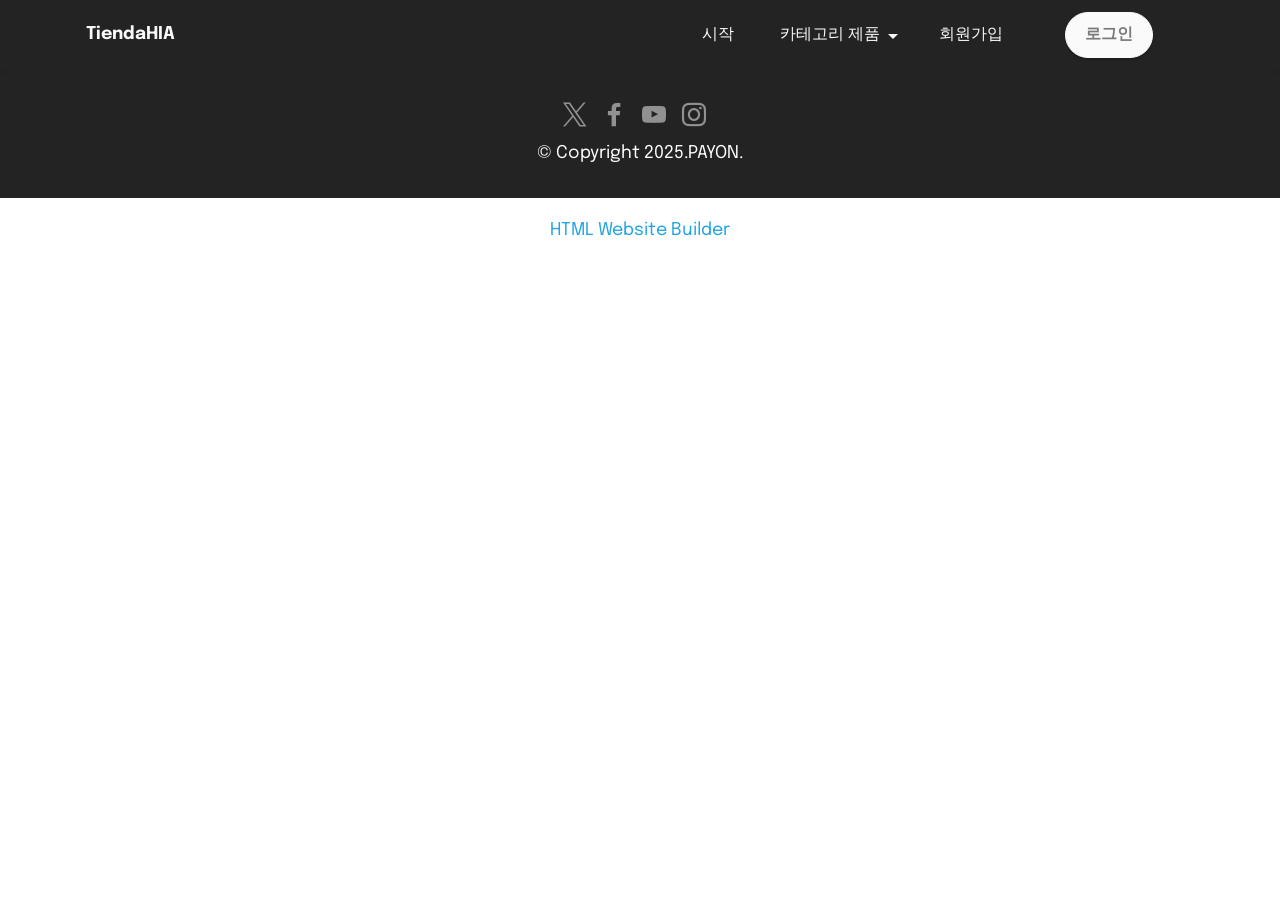
<file: footer.html>
<!DOCTYPE html>
<html  >
<head>
  <!-- Site made with Mobirise Website Builder v6.1.4, https://mobirise.com -->
  <meta charset="UTF-8">
  <meta http-equiv="X-UA-Compatible" content="IE=edge">
  <meta name="generator" content="Mobirise v6.1.4, mobirise.com">
  <meta name="viewport" content="width=device-width, initial-scale=1, minimum-scale=1">
  <link rel="shortcut icon" href="assets/images/logo-1.png" type="image/x-icon">
  <meta name="description" content="">
  
  
  <title>Footer</title>
  <link rel="stylesheet" href="assets/bootstrap/css/bootstrap.min.css">
  <link rel="stylesheet" href="assets/popup-overlay-plugin/style.css">
  <link rel="stylesheet" href="assets/dropdown/css/style.css">
  <link rel="stylesheet" href="assets/socicon/css/styles.css">
  <link rel="stylesheet" href="assets/theme/css/style.css">
  <link rel="preload" href="https://fonts.googleapis.com/css?family=Epilogue:100,200,300,400,500,600,700,800,900,100i,200i,300i,400i,500i,600i,700i,800i,900i&display=swap" as="style" onload="this.onload=null;this.rel='stylesheet'">
  <noscript><link rel="stylesheet" href="https://fonts.googleapis.com/css?family=Epilogue:100,200,300,400,500,600,700,800,900,100i,200i,300i,400i,500i,600i,700i,800i,900i&display=swap"></noscript>
  <link rel="preload" as="style" href="assets/mobirise/css/mbr-additional.css?v=MKuAuG"><link rel="stylesheet" href="assets/mobirise/css/mbr-additional.css?v=MKuAuG" type="text/css">

  
  
  
</head>
<body>
  
  <section data-bs-version="5.1" class="menu menu1 cid-tUC8tlPBN8" once="menu" id="menu1-k">
    

    <nav class="navbar navbar-dropdown navbar-expand-lg">
        <div class="container">
            <div class="navbar-brand">
                
                <span class="navbar-caption-wrap"><a class="navbar-caption text-white text-primary display-7" href="index.html">TiendaHIA</a></span>
            </div>
            <button class="navbar-toggler" type="button" data-toggle="collapse" data-bs-toggle="collapse" data-target="#navbarSupportedContent" data-bs-target="#navbarSupportedContent" aria-controls="navbarNavAltMarkup" aria-expanded="false" aria-label="Toggle navigation">
                <div class="hamburger">
                    <span></span>
                    <span></span>
                    <span></span>
                    <span></span>
                </div>
            </button>
            <div class="collapse navbar-collapse" id="navbarSupportedContent">
                <ul class="navbar-nav nav-dropdown" data-app-modern-menu="true"><li class="nav-item"><a class="nav-link link text-white text-primary display-4" href="index.html">시작</a></li>
                    <li class="nav-item dropdown"><a class="nav-link link dropdown-toggle text-white display-4" href="page1.html" data-toggle="dropdown-submenu" data-bs-toggle="dropdown" data-bs-auto-close="outside" aria-expanded="false">&nbsp;카테고리 제품</a><div class="dropdown-menu" aria-labelledby="dropdown-944"><a class="dropdown-item text-white text-primary display-4" href="productd.html">데코레이션</a><a class="dropdown-item text-white text-primary display-4" href="productv.html">라커룸</a></div></li>
                    <li class="nav-item"><a class="nav-link link text-white text-primary display-4" href="register.html">회원가입</a>
                    </li></ul>
                
                <div class="navbar-buttons mbr-section-btn"><a class="btn btn-white display-4" href="Login.html">로그인</a></div>
            </div>
        </div>
    </nav>
</section>

<section data-bs-version="5.1" class="footer3 cid-tUC3VmVZYw" once="footers" id="footer3-j">

    

    

    <div class="container">
        <div class="media-container-row align-center mbr-white">
            
            <div class="row social-row">
                <div class="social-list align-right pb-2">
                    
                    
                    
                    
                    
                    
                <div class="soc-item">
                        <a href="https://twitter.com/mobirise" target="_blank">
                            <span class="socicon-twitter socicon mbr-iconfont mbr-iconfont-social"></span>
                        </a>
                    </div><div class="soc-item">
                        <a href="https://www.facebook.com/pages/Mobirise/1616226671953247" target="_blank">
                            <span class="socicon-facebook socicon mbr-iconfont mbr-iconfont-social"></span>
                        </a>
                    </div><div class="soc-item">
                        <a href="https://www.youtube.com/c/mobirise" target="_blank">
                            <span class="socicon-youtube socicon mbr-iconfont mbr-iconfont-social"></span>
                        </a>
                    </div><div class="soc-item">
                        <a href="https://instagram.com/mobirise" target="_blank">
                            <span class="socicon-instagram socicon mbr-iconfont mbr-iconfont-social"></span>
                        </a>
                    </div></div>
            </div>
            <div class="row row-copirayt">
                <p class="mbr-text mb-0 mbr-fonts-style mbr-white align-center display-7">
                    © Copyright 2025.PAYON.
                </p>
            </div>
        </div>
    </div>
</section><section class="display-7" style="padding: 0;align-items: center;justify-content: center;flex-wrap: wrap;    align-content: center;display: flex;position: relative;height: 4rem;"><a href="https://mobiri.se/1719499" style="flex: 1 1;height: 4rem;position: absolute;width: 100%;z-index: 1;"><img alt="" style="height: 4rem;" src="[data-uri]"></a><p style="margin: 0;text-align: center;" class="display-7">&#8204;</p><a style="z-index:1" href="https://mobirise.com/html-builder.html">HTML Website Builder</a></section><script src="assets/bootstrap/js/bootstrap.bundle.min.js"></script>  <script src="assets/smoothscroll/smooth-scroll.js"></script>  <script src="assets/ytplayer/index.js"></script>  <script src="assets/dropdown/js/navbar-dropdown.js"></script>  <script src="assets/theme/js/script.js"></script>  
  
  
</body>
</html>
</file>
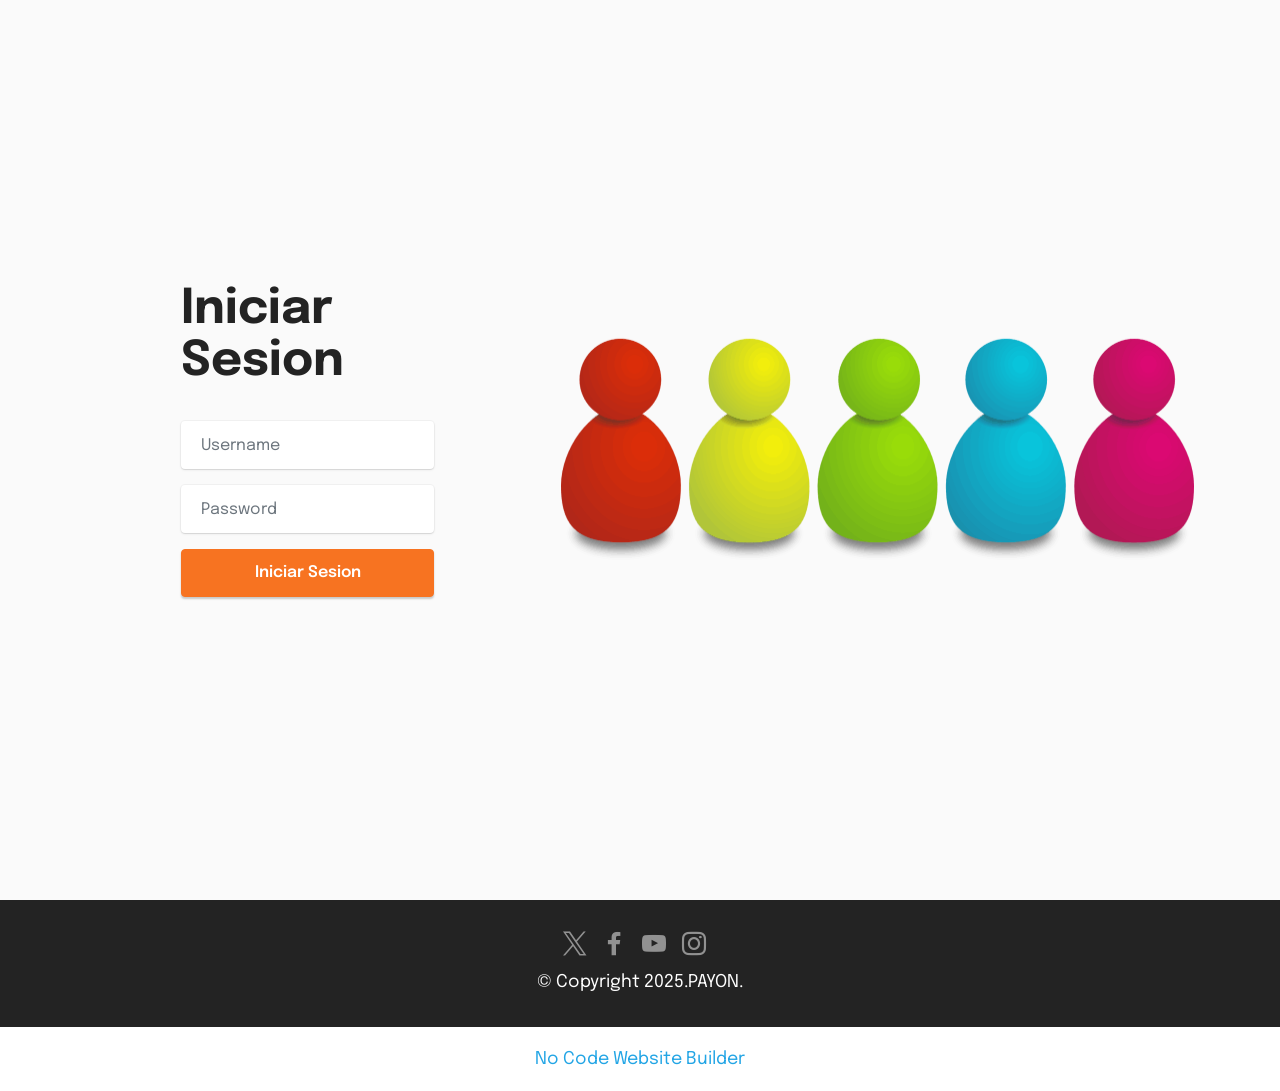
<file: Login.html>
<!DOCTYPE html>
<html  >
<head>
  <!-- Site made with Mobirise Website Builder v6.1.4, https://mobirise.com -->
  <meta charset="UTF-8">
  <meta http-equiv="X-UA-Compatible" content="IE=edge">
  <meta name="generator" content="Mobirise v6.1.4, mobirise.com">
  <meta name="viewport" content="width=device-width, initial-scale=1, minimum-scale=1">
  <link rel="shortcut icon" href="assets/images/logo-1.png" type="image/x-icon">
  <meta name="description" content="">
  
  
  <title>Login</title>
  <link rel="stylesheet" href="assets/bootstrap/css/bootstrap.min.css">
  <link rel="stylesheet" href="assets/popup-overlay-plugin/style.css">
  <link rel="stylesheet" href="assets/socicon/css/styles.css">
  <link rel="stylesheet" href="assets/theme/css/style.css">
  <link rel="preload" href="https://fonts.googleapis.com/css?family=Epilogue:100,200,300,400,500,600,700,800,900,100i,200i,300i,400i,500i,600i,700i,800i,900i&display=swap" as="style" onload="this.onload=null;this.rel='stylesheet'">
  <noscript><link rel="stylesheet" href="https://fonts.googleapis.com/css?family=Epilogue:100,200,300,400,500,600,700,800,900,100i,200i,300i,400i,500i,600i,700i,800i,900i&display=swap"></noscript>
  <link rel="preload" as="style" href="assets/mobirise/css/mbr-additional.css?v=ItwmkV"><link rel="stylesheet" href="assets/mobirise/css/mbr-additional.css?v=ItwmkV" type="text/css">

  
  
  
</head>
<body>
  
  <section data-bs-version="5.1" class="form4 cid-tUCa6MEKL8 mbr-fullscreen" id="form4-p">

    

    

    <div class="container">
        <div class="row content-wrapper justify-content-center">
            <div class="col-lg-3 offset-lg-1 mbr-form" data-form-type="formoid">
                <form action="https://mobirise.eu/" method="POST" class="mbr-form form-with-styler" data-form-title="Form Name"><input type="hidden" name="email" data-form-email="true" value="MuVzvhHdN6MDnzG5lo+8V5PEdqsXwCXfmgS0qI4S3OhjCbKlqVjjypPDAWg4IrRHOgDyF5YoDtOQuy0eEztQRqNo4DVVXG1nz9DQXeOnwryIE1xyGD5b9gBSgxNjTEXp.LAg6ULCjLPFdwUReTGJ9ectLkUXcRniUnUI5bkWac/NgF4n2A4WE91E9R9dm92VdURmI5972FbQoVT56/muoxdbqcN1P92yK+FpHuFc/qoGNkVbgqTEK+/SXhpnRzhgG">
                    <div class="row">
                        <div hidden="hidden" data-form-alert="" class="alert alert-success col-12">Thanks for filling out the form!</div>
                        <div hidden="hidden" data-form-alert-danger="" class="alert alert-danger col-12">
                            Oops...! some problem!
                        </div>
                    </div>
                    <div class="dragArea row">
                        <div class="col-lg-12 col-md-12 col-sm-12">
                            <h1 class="mbr-section-title mb-4 display-2">
                                <strong>Iniciar Sesion</strong></h1>
                        </div>
                        <div class="col-lg-12 col-md-12 col-sm-12">
                            
                        </div>
                        <div class="col-lg-12 col-md col-12 form-group mb-3" data-for="name">
                            <input type="text" name="name" placeholder="Username" data-form-field="name" class="form-control" value="" id="name-form4-p">
                        </div>
                        <div class="col-lg-12 col-md col-12 form-group mb-3" data-for="email">
                            <input type="email" name="email" placeholder="Password" data-form-field="email" class="form-control" value="" id="email-form4-p">
                        </div>
                        <div class="col-12 col-md-auto mbr-section-btn"><button type="submit" class="btn btn-warning display-4">Iniciar Sesion</button></div>
                    </div>
                </form>
            </div>
            <div class="col-lg-7 offset-lg-1 col-12">
                <div class="image-wrapper">
                    <img class="w-100" src="assets/images/mbr-1266x633.png" alt="Mobirise Website Builder">
                </div>
            </div>
        </div>
    </div>
</section>

<section data-bs-version="5.1" class="footer3 cid-tUC3VmVZYw" once="footers" id="footer3-n">

    

    

    <div class="container">
        <div class="media-container-row align-center mbr-white">
            
            <div class="row social-row">
                <div class="social-list align-right pb-2">
                    
                    
                    
                    
                    
                    
                <div class="soc-item">
                        <a href="https://twitter.com/mobirise" target="_blank">
                            <span class="socicon-twitter socicon mbr-iconfont mbr-iconfont-social"></span>
                        </a>
                    </div><div class="soc-item">
                        <a href="https://www.facebook.com/pages/Mobirise/1616226671953247" target="_blank">
                            <span class="socicon-facebook socicon mbr-iconfont mbr-iconfont-social"></span>
                        </a>
                    </div><div class="soc-item">
                        <a href="https://www.youtube.com/c/mobirise" target="_blank">
                            <span class="socicon-youtube socicon mbr-iconfont mbr-iconfont-social"></span>
                        </a>
                    </div><div class="soc-item">
                        <a href="https://instagram.com/mobirise" target="_blank">
                            <span class="socicon-instagram socicon mbr-iconfont mbr-iconfont-social"></span>
                        </a>
                    </div></div>
            </div>
            <div class="row row-copirayt">
                <p class="mbr-text mb-0 mbr-fonts-style mbr-white align-center display-7">
                    © Copyright 2025.PAYON.
                </p>
            </div>
        </div>
    </div>
</section><section class="display-7" style="padding: 0;align-items: center;justify-content: center;flex-wrap: wrap;    align-content: center;display: flex;position: relative;height: 4rem;"><a href="https://mobiri.se/1719499" style="flex: 1 1;height: 4rem;position: absolute;width: 100%;z-index: 1;"><img alt="" style="height: 4rem;" src="[data-uri]"></a><p style="margin: 0;text-align: center;" class="display-7">&#8204;</p><a style="z-index:1" href="https://mobirise.com/builder/no-code-website-builder.html">No Code Website Builder</a></section><script src="assets/bootstrap/js/bootstrap.bundle.min.js"></script>  <script src="assets/smoothscroll/smooth-scroll.js"></script>  <script src="assets/ytplayer/index.js"></script>  <script src="assets/theme/js/script.js"></script>  <script src="assets/formoid/formoid.min.js"></script>  
  
  
</body>
</html>
</file>
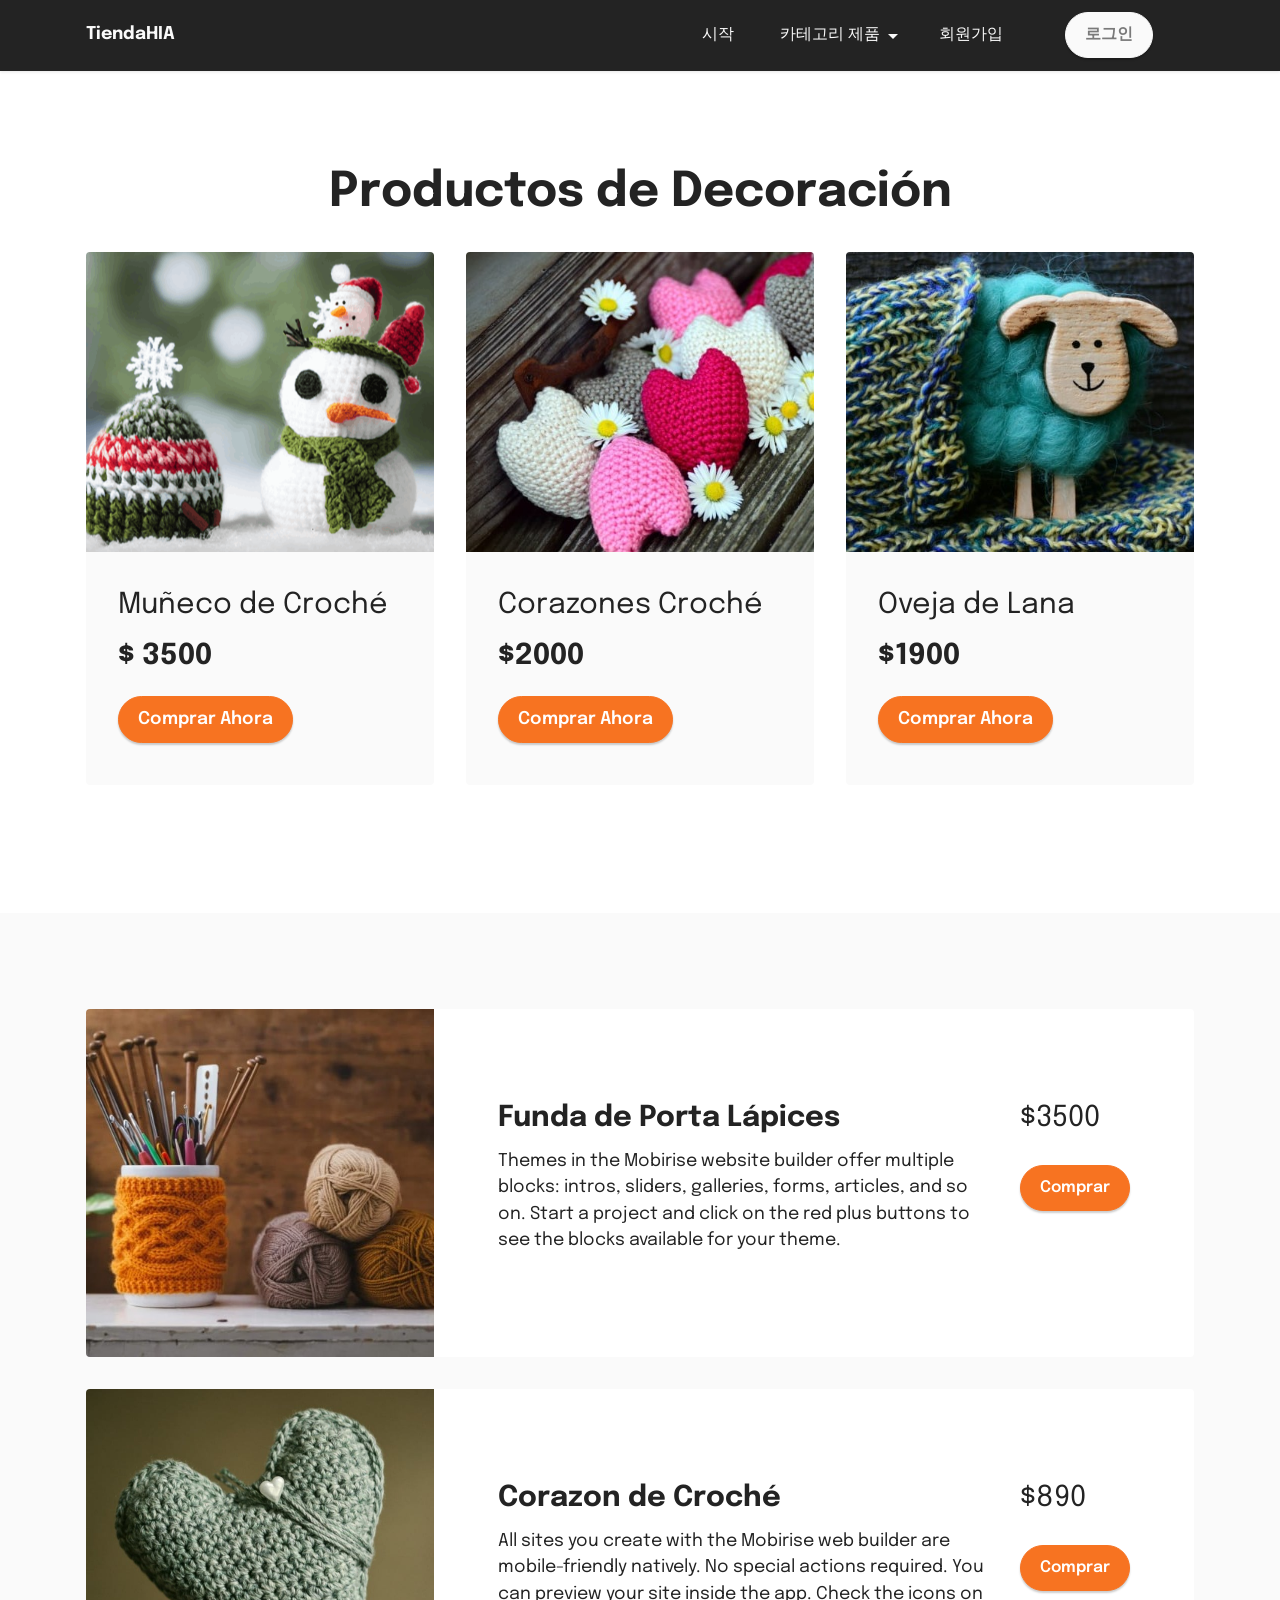
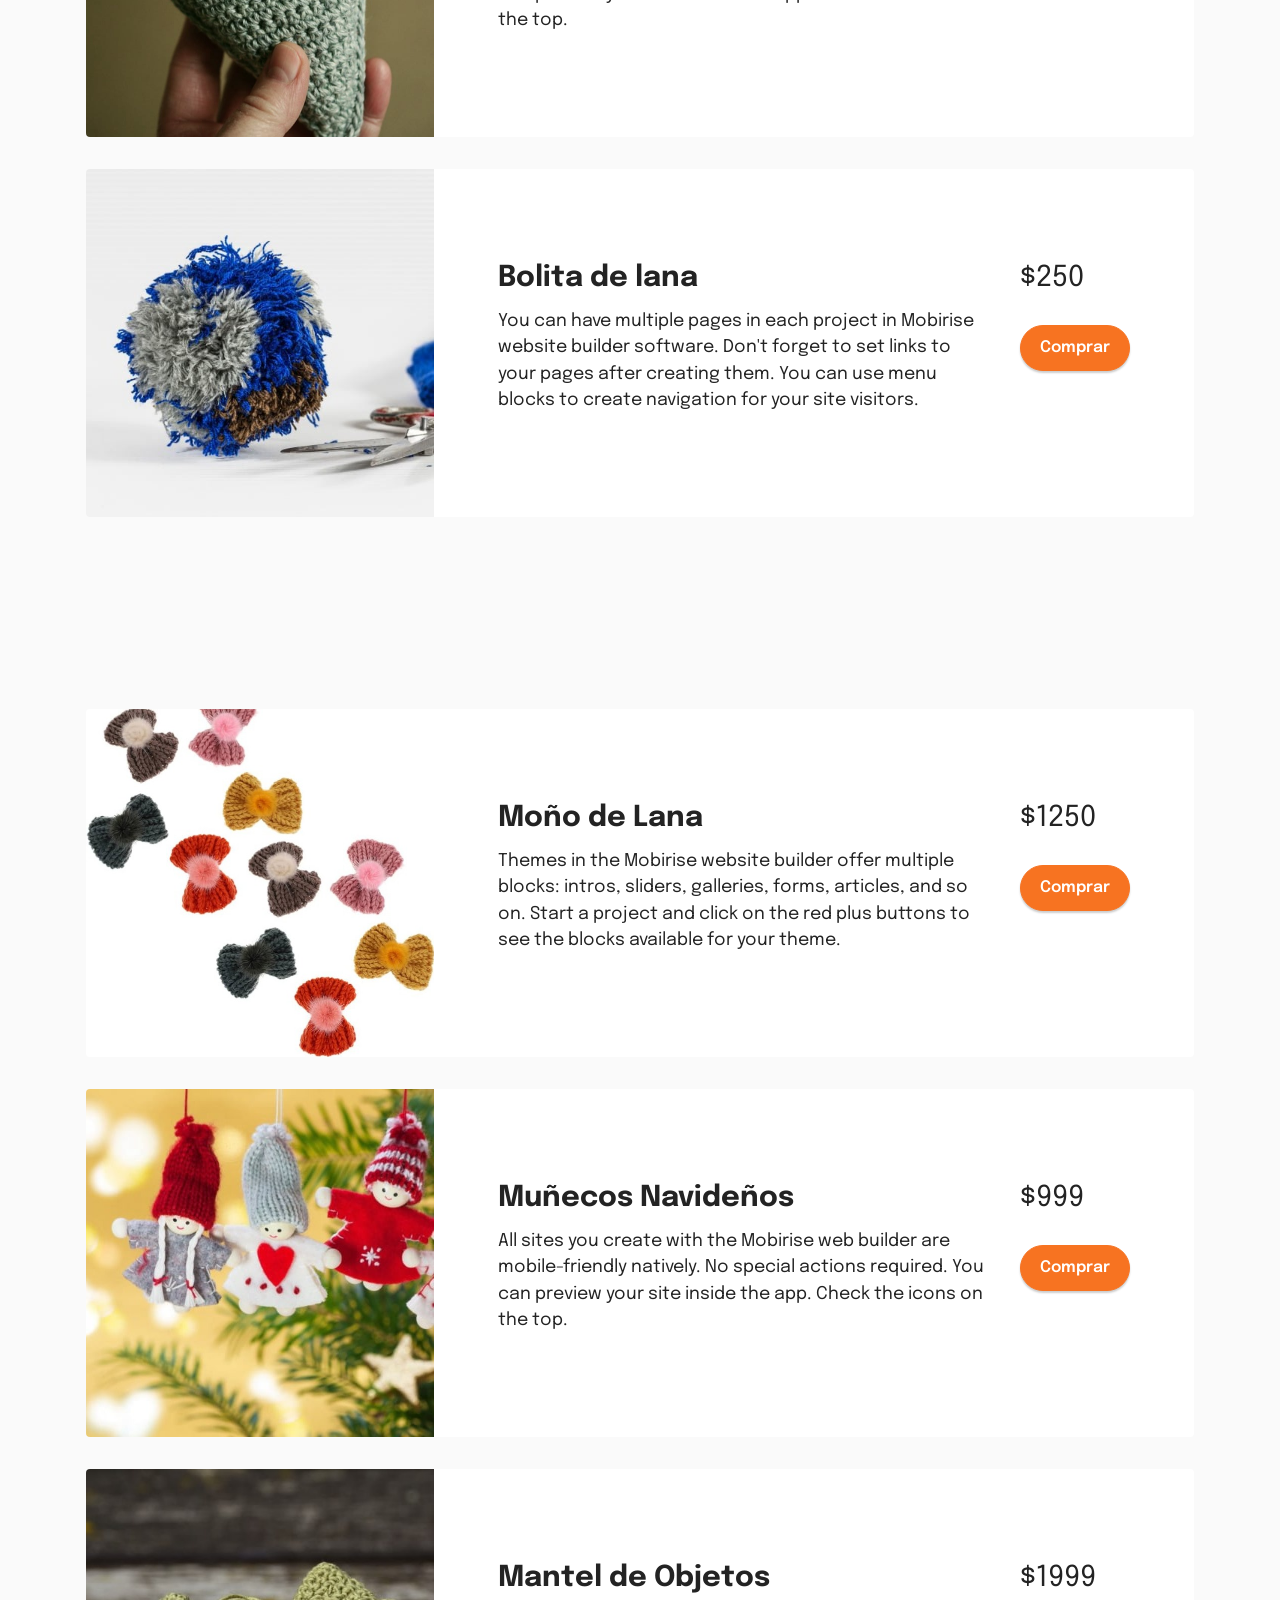
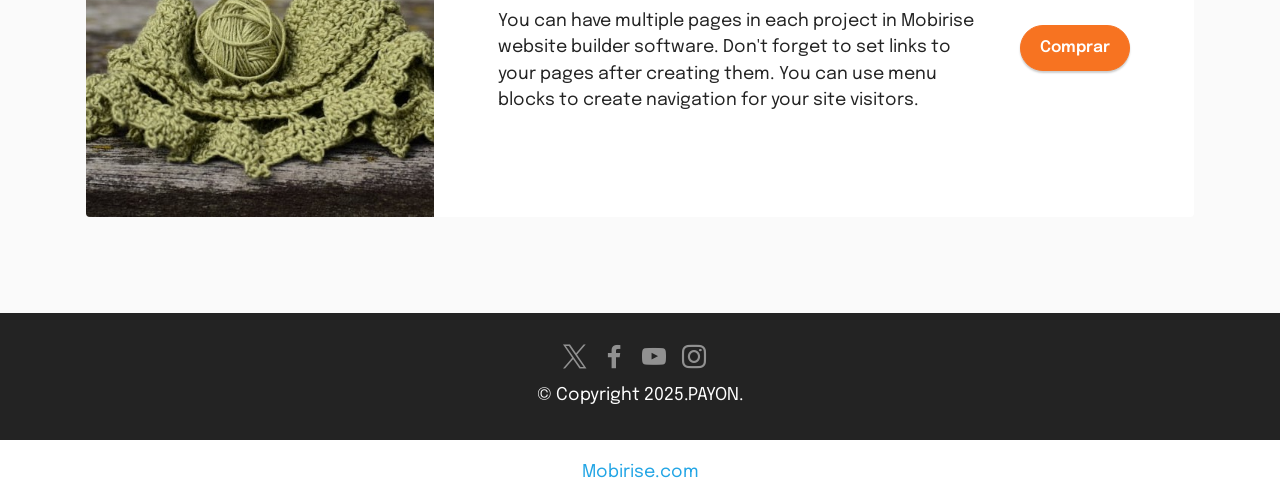
<file: productd.html>
<!DOCTYPE html>
<html  >
<head>
  <!-- Site made with Mobirise Website Builder v6.1.4, https://mobirise.com -->
  <meta charset="UTF-8">
  <meta http-equiv="X-UA-Compatible" content="IE=edge">
  <meta name="generator" content="Mobirise v6.1.4, mobirise.com">
  <meta name="viewport" content="width=device-width, initial-scale=1, minimum-scale=1">
  <link rel="shortcut icon" href="assets/images/logo-1.png" type="image/x-icon">
  <meta name="description" content="">
  
  
  <title>ProductoD</title>
  <link rel="stylesheet" href="assets/bootstrap/css/bootstrap.min.css">
  <link rel="stylesheet" href="assets/popup-overlay-plugin/style.css">
  <link rel="stylesheet" href="assets/dropdown/css/style.css">
  <link rel="stylesheet" href="assets/socicon/css/styles.css">
  <link rel="stylesheet" href="assets/theme/css/style.css">
  <link rel="preload" href="https://fonts.googleapis.com/css?family=Epilogue:100,200,300,400,500,600,700,800,900,100i,200i,300i,400i,500i,600i,700i,800i,900i&display=swap" as="style" onload="this.onload=null;this.rel='stylesheet'">
  <noscript><link rel="stylesheet" href="https://fonts.googleapis.com/css?family=Epilogue:100,200,300,400,500,600,700,800,900,100i,200i,300i,400i,500i,600i,700i,800i,900i&display=swap"></noscript>
  <link rel="preload" as="style" href="assets/mobirise/css/mbr-additional.css?v=TiwuYP"><link rel="stylesheet" href="assets/mobirise/css/mbr-additional.css?v=TiwuYP" type="text/css">

  
  
  
</head>
<body>
  
  <section data-bs-version="5.1" class="menu menu1 cid-tUC8tlPBN8" once="menu" id="menu1-i">
    

    <nav class="navbar navbar-dropdown navbar-expand-lg">
        <div class="container">
            <div class="navbar-brand">
                
                <span class="navbar-caption-wrap"><a class="navbar-caption text-white text-primary display-7" href="index.html">TiendaHIA</a></span>
            </div>
            <button class="navbar-toggler" type="button" data-toggle="collapse" data-bs-toggle="collapse" data-target="#navbarSupportedContent" data-bs-target="#navbarSupportedContent" aria-controls="navbarNavAltMarkup" aria-expanded="false" aria-label="Toggle navigation">
                <div class="hamburger">
                    <span></span>
                    <span></span>
                    <span></span>
                    <span></span>
                </div>
            </button>
            <div class="collapse navbar-collapse" id="navbarSupportedContent">
                <ul class="navbar-nav nav-dropdown" data-app-modern-menu="true"><li class="nav-item"><a class="nav-link link text-white text-primary display-4" href="index.html">시작</a></li>
                    <li class="nav-item dropdown"><a class="nav-link link dropdown-toggle text-white display-4" href="page1.html" data-toggle="dropdown-submenu" data-bs-toggle="dropdown" data-bs-auto-close="outside" aria-expanded="false">&nbsp;카테고리 제품</a><div class="dropdown-menu" aria-labelledby="dropdown-944"><a class="dropdown-item text-white text-primary display-4" href="productd.html">데코레이션</a><a class="dropdown-item text-white text-primary display-4" href="productv.html">라커룸</a></div></li>
                    <li class="nav-item"><a class="nav-link link text-white text-primary display-4" href="register.html">회원가입</a>
                    </li></ul>
                
                <div class="navbar-buttons mbr-section-btn"><a class="btn btn-white display-4" href="Login.html">로그인</a></div>
            </div>
        </div>
    </nav>
</section>

<section data-bs-version="5.1" class="content2 cid-tUCemhzNhA" id="content2-v">
    
    
    <div class="container">
        <div class="mbr-section-head">
            <h4 class="mbr-section-title mbr-fonts-style align-center mb-0 display-2"><strong>Productos de&nbsp;Decoración</strong></h4>
            
        </div>
        <div class="row mt-4">
            <div class="item features-image сol-12 col-md-6 col-lg-4">
                <div class="item-wrapper">
                    <div class="item-img">
                        <img src="assets/images/d2-696x477.png" alt="Mobirise Website Builder" title="">
                    </div>
                    <div class="item-content">
                        <h5 class="item-title mbr-fonts-style display-5">Muñeco de Croché</h5>
                        <h6 class="item-subtitle mbr-fonts-style mt-1 display-5"><strong>$ 3500</strong></h6>
                        
                    </div>
                    <div class="mbr-section-btn item-footer mt-2"><a href="compare.html" class="btn item-btn btn-warning display-7" target="_blank">Comprar Ahora</a></div>
                </div>
            </div>
            <div class="item features-image сol-12 col-md-6 col-lg-4">
                <div class="item-wrapper">
                    <div class="item-img">
                        <img src="assets/images/d4-696x464.jpeg" alt="Mobirise Website Builder" title="">
                    </div>
                    <div class="item-content">
                        <h5 class="item-title mbr-fonts-style display-5">Corazones Croché</h5>
                        <h6 class="item-subtitle mbr-fonts-style mt-1 display-5"><strong>$2000</strong></h6>
                        
                    </div>
                    <div class="mbr-section-btn item-footer mt-2"><a href="compare.html" class="btn item-btn btn-warning display-7" target="_blank">Comprar Ahora</a></div>
                </div>
            </div>
            <div class="item features-image сol-12 col-md-6 col-lg-4">
                <div class="item-wrapper">
                    <div class="item-img">
                        <img src="assets/images/d9-696x464.jpeg" alt="Mobirise Website Builder" title="">
                    </div>
                    <div class="item-content">
                        <h5 class="item-title mbr-fonts-style display-5">Oveja de Lana</h5>
                        <h6 class="item-subtitle mbr-fonts-style mt-1 display-5"><strong>$1900</strong></h6>
                        
                    </div>
                    <div class="mbr-section-btn item-footer mt-2"><a href="compare.html" class="btn item-btn btn-warning display-7" target="_blank">Comprar Ahora</a></div>
                </div>
            </div>

        </div>
    </div>
</section>

<section data-bs-version="5.1" class="features9 cid-tUCeIgkH4p" xmlns="http://www.w3.org/1999/html" id="features9-w">
    
    

    
    

    <div class="container">
        <div class="item features-image">
            <div class="item-wrapper">
                <div class="row align-items-center">
                    <div class="col-12 col-md-4">
                        <div class="image-wrapper">
                            <img src="assets/images/d1-696x464.jpeg" alt="Mobirise Website Builder">
                        </div>
                    </div>
                    <div class="col-12 col-md">
                        <div class="card-box">
                            <div class="row">
                                <div class="col-md">
                                    <h6 class="card-title mbr-fonts-style display-5"><strong>Funda de Porta&nbsp;Lápices</strong></h6>
                                    <p class="mbr-text mbr-fonts-style display-7">
                                        Themes in the Mobirise website builder offer multiple blocks: intros, sliders, galleries, forms, articles, and so on. Start a project and click on the red plus buttons to see the blocks available for your theme.
                                    </p>
                                </div>
                                <div class="col-md-auto">
                                    <p class="price mbr-fonts-style display-5">$3500</p>
                                    <div class="mbr-section-btn"><a href="Carrito.html" class="btn btn-warning display-4">Comprar</a></div>
                                </div>
                                <div></div>
                            </div>
                        </div>
                    </div>
                </div>
            </div>
        </div>
        <div class="item features-image">
            <div class="item-wrapper">
                <div class="row align-items-center">
                    <div class="col-12 col-md-4">
                        <div class="image-wrapper">
                            <img src="assets/images/d3-696x943.jpeg" alt="Mobirise Website Builder">
                        </div>
                    </div>
                    <div class="col-12 col-md">
                        <div class="card-box">
                            <div class="row">
                                <div class="col-md">
                                    <h6 class="card-title mbr-fonts-style display-5">
                                        <strong>Corazon de&nbsp;Croché</strong></h6>
                                    <p class="mbr-text mbr-fonts-style display-7">
                                        All sites you create with the Mobirise web builder are mobile-friendly natively. No special actions required. You can preview your site inside the app. Check the icons on the top.
                                    </p>
                                </div>
                                <div class="col-md-auto">
                                    <p class="price mbr-fonts-style display-5">$890</p>
                                    <div class="mbr-section-btn"><a href="compare.html" class="btn btn-warning display-4">Comprar</a></div>
                                </div>
                                <div></div>
                            </div>
                        </div>
                    </div>
                </div>
            </div>
        </div>
        <div class="item features-image">
            <div class="item-wrapper">
                <div class="row align-items-center">
                    <div class="col-12 col-md-4">
                        <div class="image-wrapper">
                            <img src="assets/images/d5-696x464.jpeg" alt="Mobirise Website Builder">
                        </div>
                    </div>
                    <div class="col-12 col-md">
                        <div class="card-box">
                            <div class="row">
                                <div class="col-md">
                                    <h6 class="card-title mbr-fonts-style display-5"><strong>Bolita de lana</strong></h6>
                                    <p class="mbr-text mbr-fonts-style display-7">
                                        You can have multiple pages in each project in Mobirise website builder software. Don't forget to set links to your pages after creating them. You can use menu blocks to create navigation for your site visitors.
                                    </p>
                                </div>
                                <div class="col-md-auto">
                                    <p class="price mbr-fonts-style display-5">$250</p>
                                    <div class="mbr-section-btn"><a href="compare.html" class="btn btn-warning display-4">Comprar</a></div>
                                </div>
                                <div></div>
                            </div>
                        </div>
                    </div>
                </div>
            </div>
        </div>
    </div>
</section>

<section data-bs-version="5.1" class="features9 cid-tUCj8ysM0G" xmlns="http://www.w3.org/1999/html" id="features9-1c">
    
    

    
    

    <div class="container">
        <div class="item features-image">
            <div class="item-wrapper">
                <div class="row align-items-center">
                    <div class="col-12 col-md-4">
                        <div class="image-wrapper">
                            <img src="assets/images/d7-696x732.jpeg" alt="Mobirise Website Builder">
                        </div>
                    </div>
                    <div class="col-12 col-md">
                        <div class="card-box">
                            <div class="row">
                                <div class="col-md">
                                    <h6 class="card-title mbr-fonts-style display-5">
                                        <strong>Moño de Lana</strong></h6>
                                    <p class="mbr-text mbr-fonts-style display-7">
                                        Themes in the Mobirise website builder offer multiple blocks: intros, sliders, galleries, forms, articles, and so on. Start a project and click on the red plus buttons to see the blocks available for your theme.
                                    </p>
                                </div>
                                <div class="col-md-auto">
                                    <p class="price mbr-fonts-style display-5">$1250</p>
                                    <div class="mbr-section-btn"><a href="compare.html" class="btn btn-warning display-4">Comprar</a></div>
                                </div>
                                <div></div>
                            </div>
                        </div>
                    </div>
                </div>
            </div>
        </div>
        <div class="item features-image">
            <div class="item-wrapper">
                <div class="row align-items-center">
                    <div class="col-12 col-md-4">
                        <div class="image-wrapper">
                            <img src="assets/images/d8-696x464.jpeg" alt="Mobirise Website Builder">
                        </div>
                    </div>
                    <div class="col-12 col-md">
                        <div class="card-box">
                            <div class="row">
                                <div class="col-md">
                                    <h6 class="card-title mbr-fonts-style display-5"><strong>Muñecos Navideños</strong></h6>
                                    <p class="mbr-text mbr-fonts-style display-7">
                                        All sites you create with the Mobirise web builder are mobile-friendly natively. No special actions required. You can preview your site inside the app. Check the icons on the top.
                                    </p>
                                </div>
                                <div class="col-md-auto">
                                    <p class="price mbr-fonts-style display-5">$999</p>
                                    <div class="mbr-section-btn"><a href="compare.html" class="btn btn-warning display-4">Comprar</a></div>
                                </div>
                                <div></div>
                            </div>
                        </div>
                    </div>
                </div>
            </div>
        </div>
        <div class="item features-image">
            <div class="item-wrapper">
                <div class="row align-items-center">
                    <div class="col-12 col-md-4">
                        <div class="image-wrapper">
                            <img src="assets/images/d6-696x464.jpeg" alt="Mobirise Website Builder">
                        </div>
                    </div>
                    <div class="col-12 col-md">
                        <div class="card-box">
                            <div class="row">
                                <div class="col-md">
                                    <h6 class="card-title mbr-fonts-style display-5"><strong>Mantel de Objetos</strong></h6>
                                    <p class="mbr-text mbr-fonts-style display-7">
                                        You can have multiple pages in each project in Mobirise website builder software. Don't forget to set links to your pages after creating them. You can use menu blocks to create navigation for your site visitors.
                                    </p>
                                </div>
                                <div class="col-md-auto">
                                    <p class="price mbr-fonts-style display-5">$1999</p>
                                    <div class="mbr-section-btn"><a href="compare.html" class="btn btn-warning display-4">Comprar</a></div>
                                </div>
                                <div></div>
                            </div>
                        </div>
                    </div>
                </div>
            </div>
        </div>
    </div>
</section>

<section data-bs-version="5.1" class="footer3 cid-tUC3VmVZYw" once="footers" id="footer3-c">

    

    

    <div class="container">
        <div class="media-container-row align-center mbr-white">
            
            <div class="row social-row">
                <div class="social-list align-right pb-2">
                    
                    
                    
                    
                    
                    
                <div class="soc-item">
                        <a href="https://twitter.com/mobirise" target="_blank">
                            <span class="socicon-twitter socicon mbr-iconfont mbr-iconfont-social"></span>
                        </a>
                    </div><div class="soc-item">
                        <a href="https://www.facebook.com/pages/Mobirise/1616226671953247" target="_blank">
                            <span class="socicon-facebook socicon mbr-iconfont mbr-iconfont-social"></span>
                        </a>
                    </div><div class="soc-item">
                        <a href="https://www.youtube.com/c/mobirise" target="_blank">
                            <span class="socicon-youtube socicon mbr-iconfont mbr-iconfont-social"></span>
                        </a>
                    </div><div class="soc-item">
                        <a href="https://instagram.com/mobirise" target="_blank">
                            <span class="socicon-instagram socicon mbr-iconfont mbr-iconfont-social"></span>
                        </a>
                    </div></div>
            </div>
            <div class="row row-copirayt">
                <p class="mbr-text mb-0 mbr-fonts-style mbr-white align-center display-7">
                    © Copyright 2025.PAYON.
                </p>
            </div>
        </div>
    </div>
</section><section class="display-7" style="padding: 0;align-items: center;justify-content: center;flex-wrap: wrap;    align-content: center;display: flex;position: relative;height: 4rem;"><a href="https://mobiri.se/1719499" style="flex: 1 1;height: 4rem;position: absolute;width: 100%;z-index: 1;"><img alt="" style="height: 4rem;" src="[data-uri]"></a><p style="margin: 0;text-align: center;" class="display-7">&#8204;</p><a style="z-index:1" href="https://mobirise.com">Mobirise.com </a></section><script src="assets/bootstrap/js/bootstrap.bundle.min.js"></script>  <script src="assets/smoothscroll/smooth-scroll.js"></script>  <script src="assets/ytplayer/index.js"></script>  <script src="assets/dropdown/js/navbar-dropdown.js"></script>  <script src="assets/theme/js/script.js"></script>  
  
  
</body>
</html>
</file>
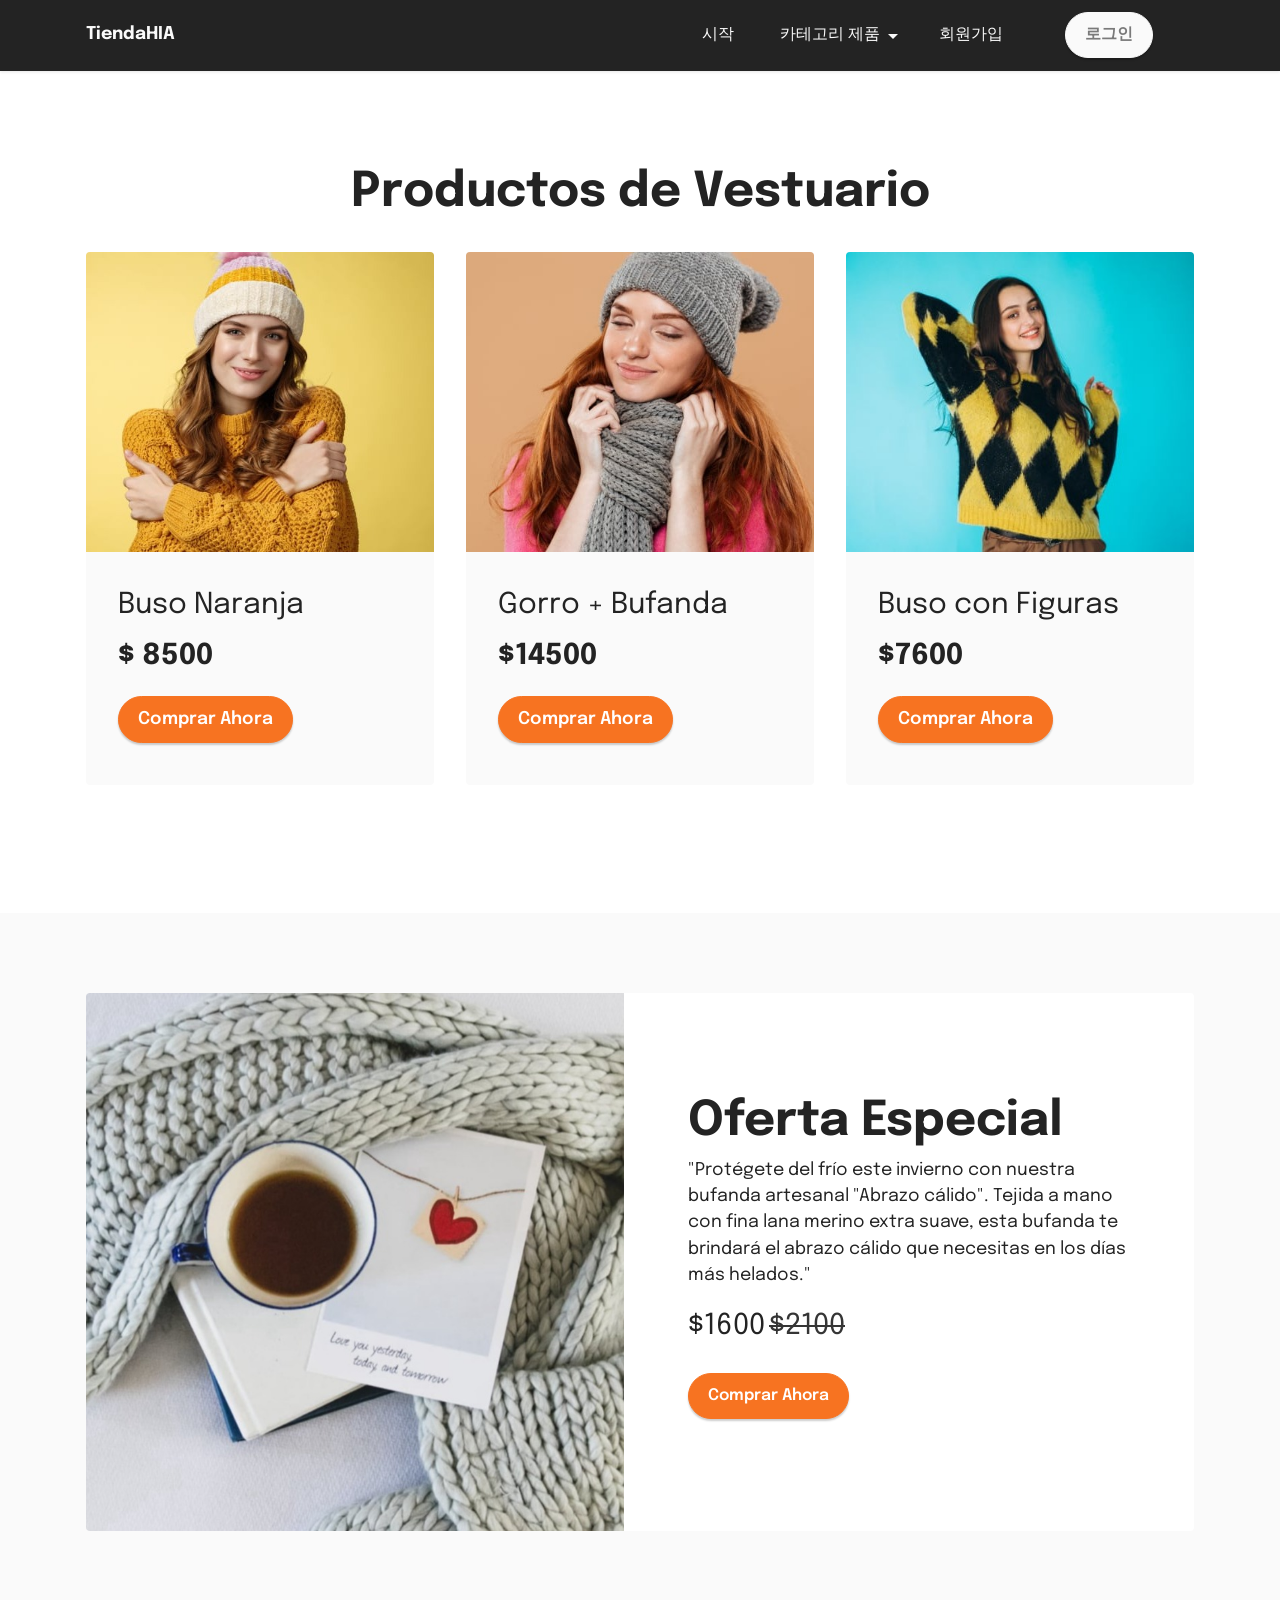
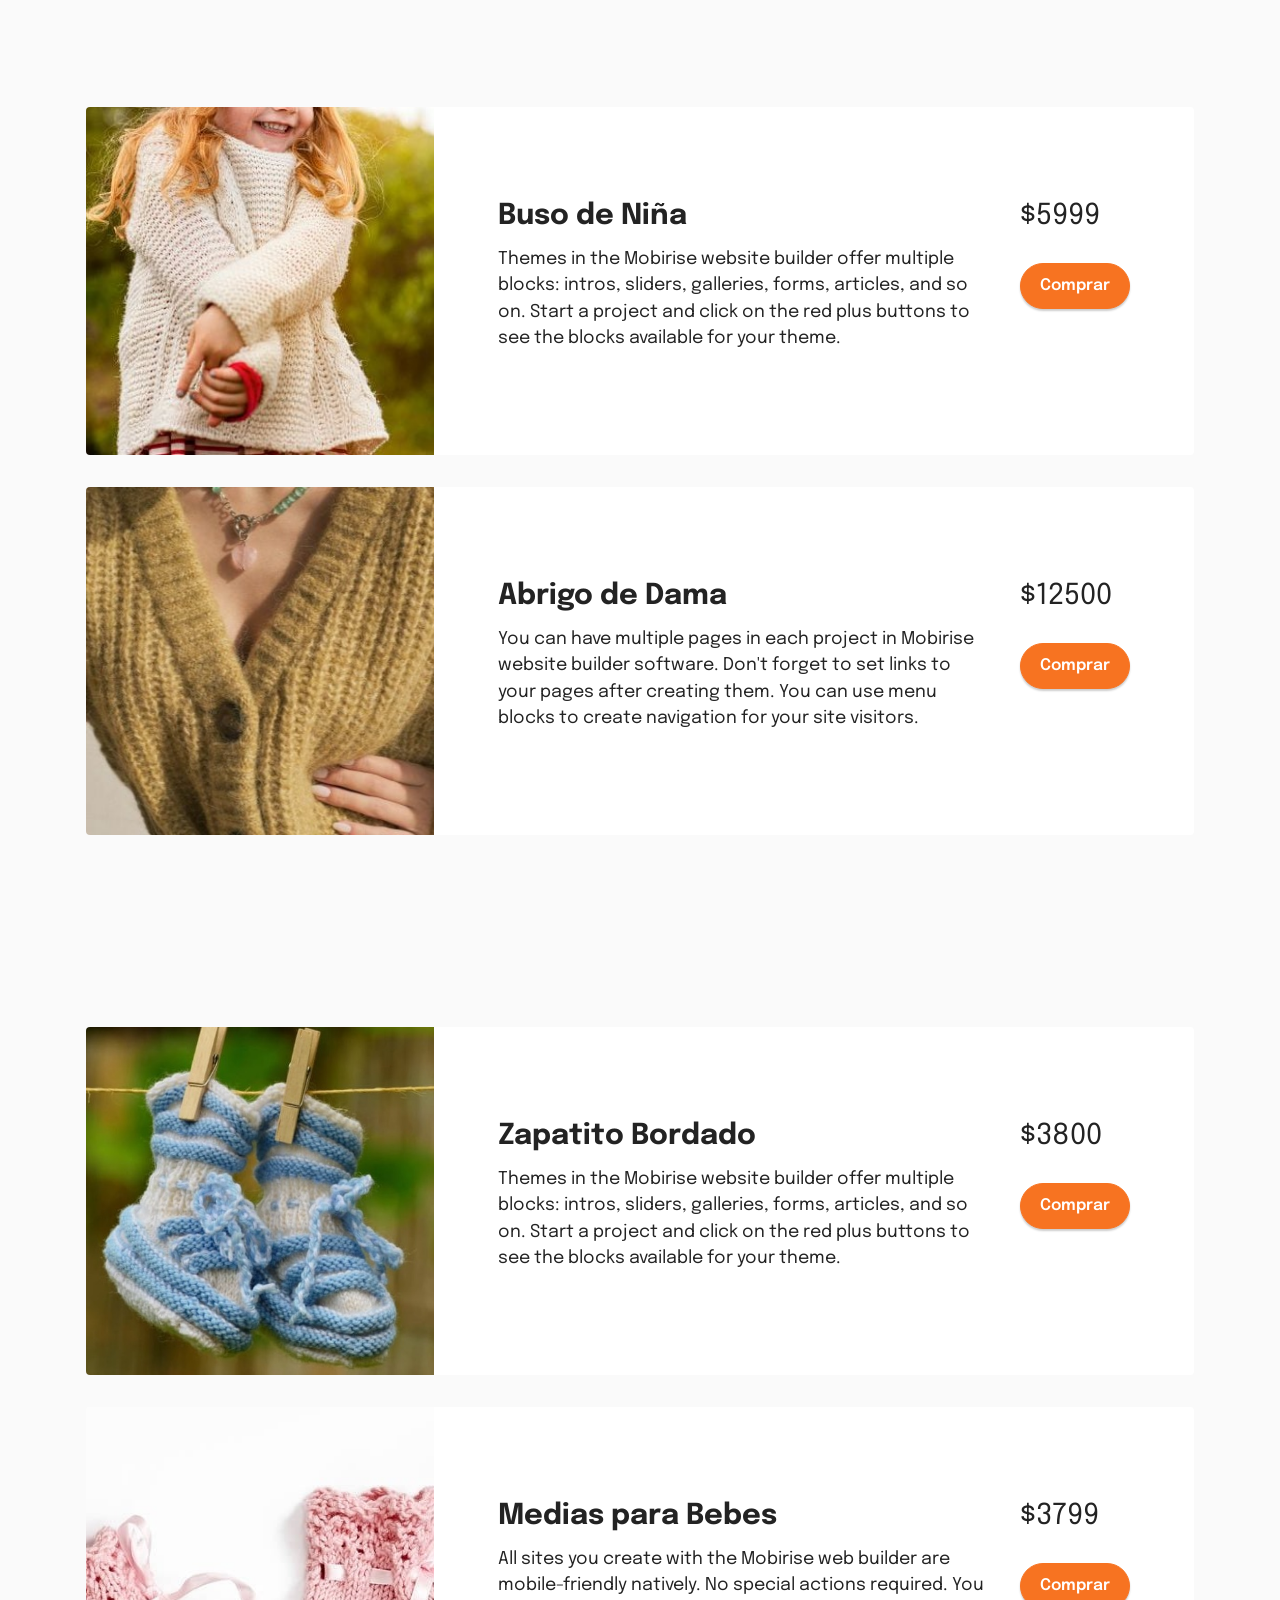
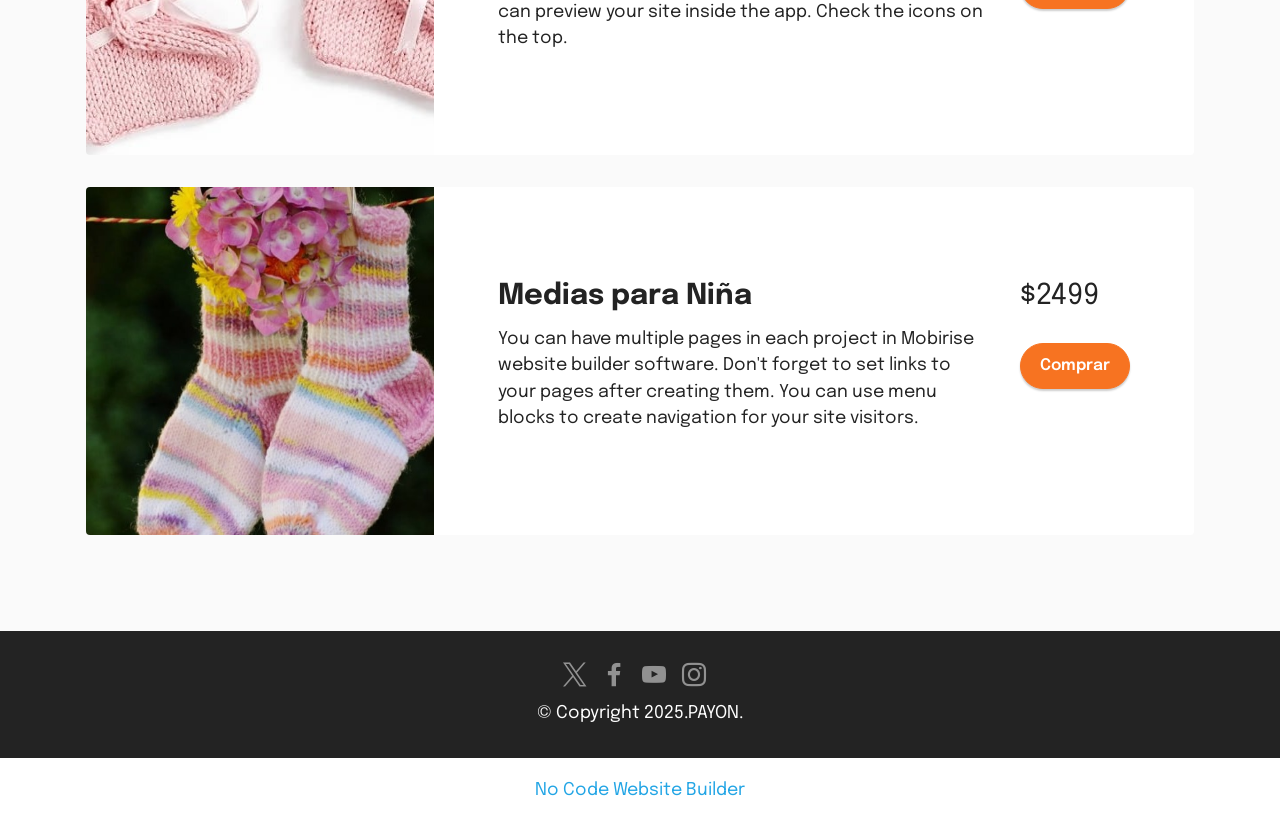
<file: productv.html>
<!DOCTYPE html>
<html  >
<head>
  <!-- Site made with Mobirise Website Builder v6.1.4, https://mobirise.com -->
  <meta charset="UTF-8">
  <meta http-equiv="X-UA-Compatible" content="IE=edge">
  <meta name="generator" content="Mobirise v6.1.4, mobirise.com">
  <meta name="viewport" content="width=device-width, initial-scale=1, minimum-scale=1">
  <link rel="shortcut icon" href="assets/images/logo-1.png" type="image/x-icon">
  <meta name="description" content="">
  
  
  <title>ProductoV</title>
  <link rel="stylesheet" href="assets/bootstrap/css/bootstrap.min.css">
  <link rel="stylesheet" href="assets/popup-overlay-plugin/style.css">
  <link rel="stylesheet" href="assets/dropdown/css/style.css">
  <link rel="stylesheet" href="assets/socicon/css/styles.css">
  <link rel="stylesheet" href="assets/theme/css/style.css">
  <link rel="preload" href="https://fonts.googleapis.com/css?family=Epilogue:100,200,300,400,500,600,700,800,900,100i,200i,300i,400i,500i,600i,700i,800i,900i&display=swap" as="style" onload="this.onload=null;this.rel='stylesheet'">
  <noscript><link rel="stylesheet" href="https://fonts.googleapis.com/css?family=Epilogue:100,200,300,400,500,600,700,800,900,100i,200i,300i,400i,500i,600i,700i,800i,900i&display=swap"></noscript>
  <link rel="preload" as="style" href="assets/mobirise/css/mbr-additional.css?v=tOn1oW"><link rel="stylesheet" href="assets/mobirise/css/mbr-additional.css?v=tOn1oW" type="text/css">

  
  
  
</head>
<body>
  
  <section data-bs-version="5.1" class="menu menu1 cid-tUERzECiAt" once="menu" id="menu1-1i">
    

    <nav class="navbar navbar-dropdown navbar-expand-lg">
        <div class="container">
            <div class="navbar-brand">
                
                <span class="navbar-caption-wrap"><a class="navbar-caption text-white text-primary display-7" href="index.html">TiendaHIA</a></span>
            </div>
            <button class="navbar-toggler" type="button" data-toggle="collapse" data-bs-toggle="collapse" data-target="#navbarSupportedContent" data-bs-target="#navbarSupportedContent" aria-controls="navbarNavAltMarkup" aria-expanded="false" aria-label="Toggle navigation">
                <div class="hamburger">
                    <span></span>
                    <span></span>
                    <span></span>
                    <span></span>
                </div>
            </button>
            <div class="collapse navbar-collapse" id="navbarSupportedContent">
                <ul class="navbar-nav nav-dropdown" data-app-modern-menu="true"><li class="nav-item"><a class="nav-link link text-white text-primary display-4" href="index.html">시작</a></li>
                    <li class="nav-item dropdown"><a class="nav-link link dropdown-toggle text-white display-4" href="page1.html" data-toggle="dropdown-submenu" data-bs-toggle="dropdown" data-bs-auto-close="outside" aria-expanded="false">&nbsp;카테고리 제품</a><div class="dropdown-menu" aria-labelledby="dropdown-944"><a class="dropdown-item text-white text-primary display-4" href="productd.html">데코레이션</a><a class="dropdown-item text-white text-primary display-4" href="productv.html">라커룸</a></div></li>
                    <li class="nav-item"><a class="nav-link link text-white text-primary display-4" href="register.html">회원가입</a>
                    </li></ul>
                
                <div class="navbar-buttons mbr-section-btn"><a class="btn btn-white display-4" href="Login.html">로그인</a></div>
            </div>
        </div>
    </nav>
</section>

<section data-bs-version="5.1" class="content2 cid-tUERzEVUyE" id="content2-1j">
    
    
    <div class="container">
        <div class="mbr-section-head">
            <h4 class="mbr-section-title mbr-fonts-style align-center mb-0 display-2"><strong>Productos de Vestuario</strong></h4>
            
        </div>
        <div class="row mt-4">
            <div class="item features-image сol-12 col-md-6 col-lg-4">
                <div class="item-wrapper">
                    <div class="item-img">
                        <img src="assets/images/v1-696x464.jpeg" alt="Mobirise Website Builder" title="">
                    </div>
                    <div class="item-content">
                        <h5 class="item-title mbr-fonts-style display-5">Buso Naranja</h5>
                        <h6 class="item-subtitle mbr-fonts-style mt-1 display-5"><strong>$ 8500</strong></h6>
                        
                    </div>
                    <div class="mbr-section-btn item-footer mt-2"><a href="compare.html" class="btn item-btn btn-warning display-7" target="_blank">Comprar Ahora</a></div>
                </div>
            </div>
            <div class="item features-image сol-12 col-md-6 col-lg-4">
                <div class="item-wrapper">
                    <div class="item-img">
                        <img src="assets/images/v2-696x464.jpeg" alt="Mobirise Website Builder" title="">
                    </div>
                    <div class="item-content">
                        <h5 class="item-title mbr-fonts-style display-5">Gorro + Bufanda</h5>
                        <h6 class="item-subtitle mbr-fonts-style mt-1 display-5"><strong>$14500</strong></h6>
                        
                    </div>
                    <div class="mbr-section-btn item-footer mt-2"><a href="compare.html" class="btn item-btn btn-warning display-7" target="_blank">Comprar Ahora</a></div>
                </div>
            </div>
            <div class="item features-image сol-12 col-md-6 col-lg-4">
                <div class="item-wrapper">
                    <div class="item-img">
                        <img src="assets/images/v3-696x464.jpeg" alt="Mobirise Website Builder" title="">
                    </div>
                    <div class="item-content">
                        <h5 class="item-title mbr-fonts-style display-5">Buso con Figuras</h5>
                        <h6 class="item-subtitle mbr-fonts-style mt-1 display-5"><strong>$7600</strong></h6>
                        
                    </div>
                    <div class="mbr-section-btn item-footer mt-2"><a href="compare.html" class="btn item-btn btn-warning display-7" target="_blank">Comprar Ahora</a></div>
                </div>
            </div>

        </div>
    </div>
</section>

<section data-bs-version="5.1" class="features7 cid-tUERzFfulk" id="features7-1k">
    <!---->
    

    
    
    <div class="container">
        <div class="card-wrapper">
            <div class="row align-items-center">
                <div class="col-12 col-lg-6">
                    <div class="image-wrapper">
                        <img src="assets/images/v0-1-861x861.jpeg" alt="Mobirise Website Builder">
                    </div>
                </div>
                <div class="col-12 col-lg">
                    <div class="text-box">
                        <h5 class="mbr-title mbr-fonts-style display-2">
                            <strong>Oferta Especial</strong></h5>
                        <p class="mbr-text mbr-fonts-style display-7">"Protégete del frío este invierno con nuestra bufanda artesanal "Abrazo cálido". Tejida a mano con fina lana merino extra suave, esta bufanda te brindará el abrazo cálido que necesitas en los días más helados."</p>
                        <div class="cost">
                            <span class="currentcost mbr-fonts-style pr-2 display-5">$1600</span>
                            <span class="oldcost mbr-fonts-style display-5">$2100</span>
                        </div>
                        <div class="mbr-section-btn pt-3"><a href="compare.html" class="btn btn-warning display-4">Comprar Ahora</a></div>
                    </div>
                </div>
            </div>
        </div>
    </div>
</section>

<section data-bs-version="5.1" class="features9 cid-tUERzFt7al" xmlns="http://www.w3.org/1999/html" id="features9-1l">
    
    

    
    

    <div class="container">
        <div class="item features-image">
            <div class="item-wrapper">
                <div class="row align-items-center">
                    <div class="col-12 col-md-4">
                        <div class="image-wrapper">
                            <img src="assets/images/v4-336x478.jpeg" alt="Mobirise Website Builder">
                        </div>
                    </div>
                    <div class="col-12 col-md">
                        <div class="card-box">
                            <div class="row">
                                <div class="col-md">
                                    <h6 class="card-title mbr-fonts-style display-5">
                                        <strong>Buso de Niña</strong></h6>
                                    <p class="mbr-text mbr-fonts-style display-7">
                                        Themes in the Mobirise website builder offer multiple blocks: intros, sliders, galleries, forms, articles, and so on. Start a project and click on the red plus buttons to see the blocks available for your theme.
                                    </p>
                                </div>
                                <div class="col-md-auto">
                                    <p class="price mbr-fonts-style display-5">$5999</p>
                                    <div class="mbr-section-btn"><a href="compare.html" class="btn btn-warning display-4">Comprar</a></div>
                                </div>
                                <div></div>
                            </div>
                        </div>
                    </div>
                </div>
            </div>
        </div>
        
        <div class="item features-image">
            <div class="item-wrapper">
                <div class="row align-items-center">
                    <div class="col-12 col-md-4">
                        <div class="image-wrapper">
                            <img src="assets/images/v6-1-655x368.jpeg" alt="Mobirise Website Builder">
                        </div>
                    </div>
                    <div class="col-12 col-md">
                        <div class="card-box">
                            <div class="row">
                                <div class="col-md">
                                    <h6 class="card-title mbr-fonts-style display-5">
                                        <strong>Abrigo de Dama</strong></h6>
                                    <p class="mbr-text mbr-fonts-style display-7">
                                        You can have multiple pages in each project in Mobirise website builder software. Don't forget to set links to your pages after creating them. You can use menu blocks to create navigation for your site visitors.
                                    </p>
                                </div>
                                <div class="col-md-auto">
                                    <p class="price mbr-fonts-style display-5">$12500</p>
                                    <div class="mbr-section-btn"><a href="compare.html" class="btn btn-warning display-4">Comprar</a></div>
                                </div>
                                <div></div>
                            </div>
                        </div>
                    </div>
                </div>
            </div>
        </div>
    </div>
</section>

<section data-bs-version="5.1" class="features9 cid-tUERzFPJUS" xmlns="http://www.w3.org/1999/html" id="features9-1m">
    
    

    
    

    <div class="container">
        <div class="item features-image">
            <div class="item-wrapper">
                <div class="row align-items-center">
                    <div class="col-12 col-md-4">
                        <div class="image-wrapper">
                            <img src="assets/images/v12-696x522.jpeg" alt="Mobirise Website Builder">
                        </div>
                    </div>
                    <div class="col-12 col-md">
                        <div class="card-box">
                            <div class="row">
                                <div class="col-md">
                                    <h6 class="card-title mbr-fonts-style display-5">
                                        <strong>Zapatito Bordado</strong></h6>
                                    <p class="mbr-text mbr-fonts-style display-7">
                                        Themes in the Mobirise website builder offer multiple blocks: intros, sliders, galleries, forms, articles, and so on. Start a project and click on the red plus buttons to see the blocks available for your theme.
                                    </p>
                                </div>
                                <div class="col-md-auto">
                                    <p class="price mbr-fonts-style display-5">$3800</p>
                                    <div class="mbr-section-btn"><a href="compare.html" class="btn btn-warning display-4">Comprar</a></div>
                                </div>
                                <div></div>
                            </div>
                        </div>
                    </div>
                </div>
            </div>
        </div>
        <div class="item features-image">
            <div class="item-wrapper">
                <div class="row align-items-center">
                    <div class="col-12 col-md-4">
                        <div class="image-wrapper">
                            <img src="assets/images/v9-612x406.jpeg" alt="Mobirise Website Builder">
                        </div>
                    </div>
                    <div class="col-12 col-md">
                        <div class="card-box">
                            <div class="row">
                                <div class="col-md">
                                    <h6 class="card-title mbr-fonts-style display-5">
                                        <strong>Medias para Bebes</strong></h6>
                                    <p class="mbr-text mbr-fonts-style display-7">
                                        All sites you create with the Mobirise web builder are mobile-friendly natively. No special actions required. You can preview your site inside the app. Check the icons on the top.
                                    </p>
                                </div>
                                <div class="col-md-auto">
                                    <p class="price mbr-fonts-style display-5">$3799</p>
                                    <div class="mbr-section-btn"><a href="compare.html" class="btn btn-warning display-4">Comprar</a></div>
                                </div>
                                <div></div>
                            </div>
                        </div>
                    </div>
                </div>
            </div>
        </div>
        <div class="item features-image">
            <div class="item-wrapper">
                <div class="row align-items-center">
                    <div class="col-12 col-md-4">
                        <div class="image-wrapper">
                            <img src="assets/images/v11-696x522.jpeg" alt="Mobirise Website Builder">
                        </div>
                    </div>
                    <div class="col-12 col-md">
                        <div class="card-box">
                            <div class="row">
                                <div class="col-md">
                                    <h6 class="card-title mbr-fonts-style display-5">
                                        <strong>Medias para Niña</strong></h6>
                                    <p class="mbr-text mbr-fonts-style display-7">
                                        You can have multiple pages in each project in Mobirise website builder software. Don't forget to set links to your pages after creating them. You can use menu blocks to create navigation for your site visitors.
                                    </p>
                                </div>
                                <div class="col-md-auto">
                                    <p class="price mbr-fonts-style display-5">$2499</p>
                                    <div class="mbr-section-btn"><a href="compare.html" class="btn btn-warning display-4">Comprar</a></div>
                                </div>
                                <div></div>
                            </div>
                        </div>
                    </div>
                </div>
            </div>
        </div>
    </div>
</section>

<section data-bs-version="5.1" class="footer3 cid-tUERzGa3uh" once="footers" id="footer3-1n">

    

    

    <div class="container">
        <div class="media-container-row align-center mbr-white">
            
            <div class="row social-row">
                <div class="social-list align-right pb-2">
                    
                    
                    
                    
                    
                    
                <div class="soc-item">
                        <a href="https://twitter.com/mobirise" target="_blank">
                            <span class="socicon-twitter socicon mbr-iconfont mbr-iconfont-social"></span>
                        </a>
                    </div><div class="soc-item">
                        <a href="https://www.facebook.com/pages/Mobirise/1616226671953247" target="_blank">
                            <span class="socicon-facebook socicon mbr-iconfont mbr-iconfont-social"></span>
                        </a>
                    </div><div class="soc-item">
                        <a href="https://www.youtube.com/c/mobirise" target="_blank">
                            <span class="socicon-youtube socicon mbr-iconfont mbr-iconfont-social"></span>
                        </a>
                    </div><div class="soc-item">
                        <a href="https://instagram.com/mobirise" target="_blank">
                            <span class="socicon-instagram socicon mbr-iconfont mbr-iconfont-social"></span>
                        </a>
                    </div></div>
            </div>
            <div class="row row-copirayt">
                <p class="mbr-text mb-0 mbr-fonts-style mbr-white align-center display-7">
                    © Copyright 2025.PAYON.
                </p>
            </div>
        </div>
    </div>
</section><section class="display-7" style="padding: 0;align-items: center;justify-content: center;flex-wrap: wrap;    align-content: center;display: flex;position: relative;height: 4rem;"><a href="https://mobiri.se/1719499" style="flex: 1 1;height: 4rem;position: absolute;width: 100%;z-index: 1;"><img alt="" style="height: 4rem;" src="[data-uri]"></a><p style="margin: 0;text-align: center;" class="display-7">&#8204;</p><a style="z-index:1" href="https://mobirise.com/builder/no-code-website-builder.html">No Code Website Builder</a></section><script src="assets/bootstrap/js/bootstrap.bundle.min.js"></script>  <script src="assets/smoothscroll/smooth-scroll.js"></script>  <script src="assets/ytplayer/index.js"></script>  <script src="assets/dropdown/js/navbar-dropdown.js"></script>  <script src="assets/theme/js/script.js"></script>  
  
  
</body>
</html>
</file>
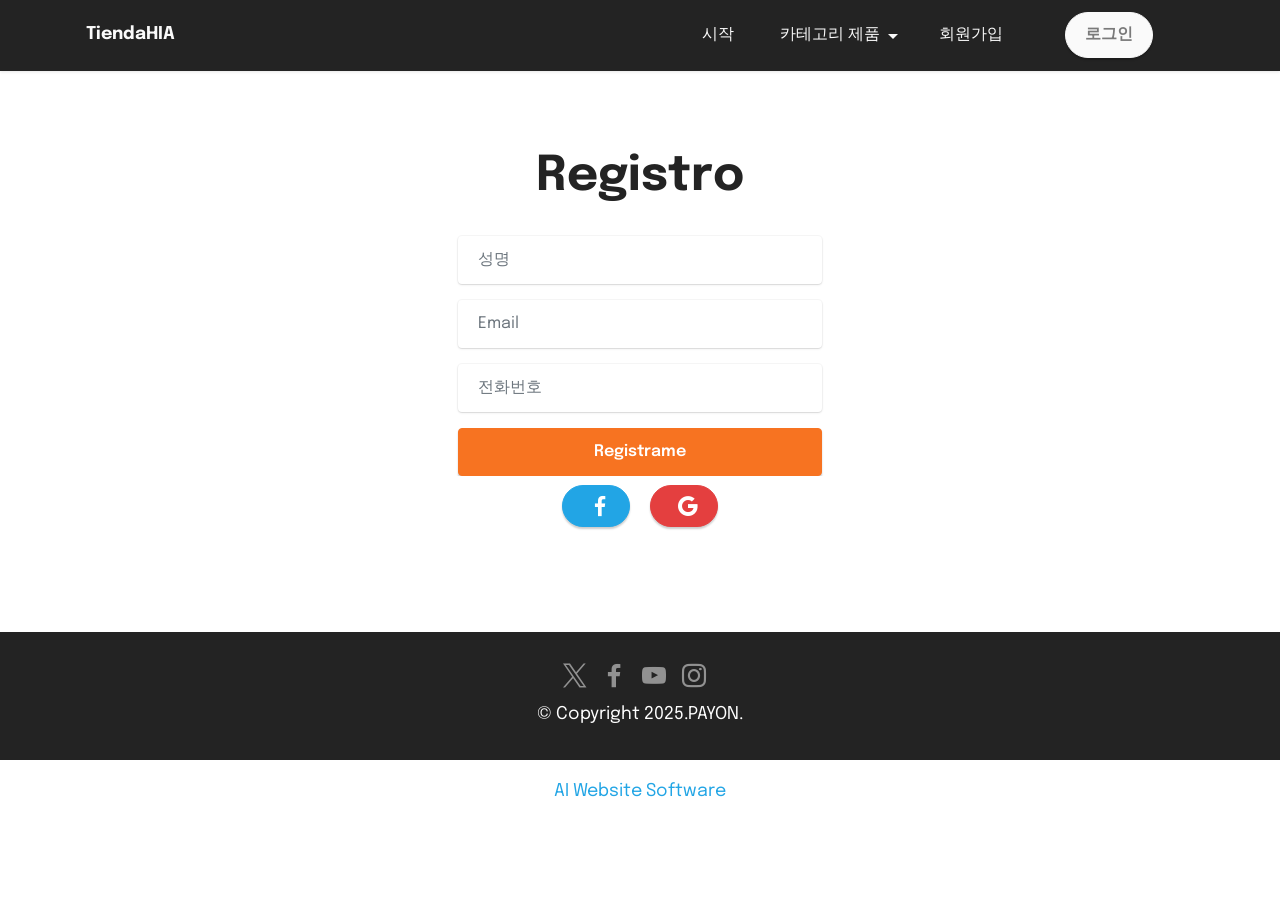
<file: register.html>
<!DOCTYPE html>
<html  >
<head>
  <!-- Site made with Mobirise Website Builder v6.1.4, https://mobirise.com -->
  <meta charset="UTF-8">
  <meta http-equiv="X-UA-Compatible" content="IE=edge">
  <meta name="generator" content="Mobirise v6.1.4, mobirise.com">
  <meta name="viewport" content="width=device-width, initial-scale=1, minimum-scale=1">
  <link rel="shortcut icon" href="assets/images/logo-1.png" type="image/x-icon">
  <meta name="description" content="">
  
  
  <title>Registro</title>
  <link rel="stylesheet" href="assets/bootstrap/css/bootstrap.min.css">
  <link rel="stylesheet" href="assets/popup-overlay-plugin/style.css">
  <link rel="stylesheet" href="assets/dropdown/css/style.css">
  <link rel="stylesheet" href="assets/socicon/css/styles.css">
  <link rel="stylesheet" href="assets/theme/css/style.css">
  <link rel="preload" href="https://fonts.googleapis.com/css?family=Epilogue:100,200,300,400,500,600,700,800,900,100i,200i,300i,400i,500i,600i,700i,800i,900i&display=swap" as="style" onload="this.onload=null;this.rel='stylesheet'">
  <noscript><link rel="stylesheet" href="https://fonts.googleapis.com/css?family=Epilogue:100,200,300,400,500,600,700,800,900,100i,200i,300i,400i,500i,600i,700i,800i,900i&display=swap"></noscript>
  <link rel="preload" as="style" href="assets/mobirise/css/mbr-additional.css?v=ukL1HZ"><link rel="stylesheet" href="assets/mobirise/css/mbr-additional.css?v=ukL1HZ" type="text/css">

  
  
  
</head>
<body>
  
  <section data-bs-version="5.1" class="menu menu1 cid-tUC8tlPBN8" once="menu" id="menu1-i">
    

    <nav class="navbar navbar-dropdown navbar-expand-lg">
        <div class="container">
            <div class="navbar-brand">
                
                <span class="navbar-caption-wrap"><a class="navbar-caption text-white text-primary display-7" href="index.html">TiendaHIA</a></span>
            </div>
            <button class="navbar-toggler" type="button" data-toggle="collapse" data-bs-toggle="collapse" data-target="#navbarSupportedContent" data-bs-target="#navbarSupportedContent" aria-controls="navbarNavAltMarkup" aria-expanded="false" aria-label="Toggle navigation">
                <div class="hamburger">
                    <span></span>
                    <span></span>
                    <span></span>
                    <span></span>
                </div>
            </button>
            <div class="collapse navbar-collapse" id="navbarSupportedContent">
                <ul class="navbar-nav nav-dropdown" data-app-modern-menu="true"><li class="nav-item"><a class="nav-link link text-white text-primary display-4" href="index.html">시작</a></li>
                    <li class="nav-item dropdown"><a class="nav-link link dropdown-toggle text-white display-4" href="page1.html" data-toggle="dropdown-submenu" data-bs-toggle="dropdown" data-bs-auto-close="outside" aria-expanded="false">&nbsp;카테고리 제품</a><div class="dropdown-menu" aria-labelledby="dropdown-944"><a class="dropdown-item text-white text-primary display-4" href="productd.html">데코레이션</a><a class="dropdown-item text-white text-primary display-4" href="productv.html">라커룸</a></div></li>
                    <li class="nav-item"><a class="nav-link link text-white text-primary display-4" href="register.html">회원가입</a>
                    </li></ul>
                
                <div class="navbar-buttons mbr-section-btn"><a class="btn btn-white display-4" href="Login.html">로그인</a></div>
            </div>
        </div>
    </nav>
</section>

<section data-bs-version="5.1" class="form6 cid-tUCv0lP7UY" id="form6-1e">
    
    
    <div class="container">
        <div class="mbr-section-head">
            <h3 class="mbr-section-title mbr-fonts-style align-center mb-0 display-2">
                <strong>Registro</strong></h3>
            
        </div>
        <div class="row justify-content-center mt-4">
            <div class="col-lg-8 mx-auto mbr-form" data-form-type="formoid">
                <form action="https://mobirise.eu/" method="POST" class="mbr-form form-with-styler mx-auto" data-form-title="Form Name"><input type="hidden" name="email" data-form-email="true" value="bMOK2miNXk9aXsWav5HVr4H9u8DDTpO1p6G7ysQruI/6vwfaFz1WkLQE20uB9aibAWR+cRMvnd2+3L7mIxlDaPrroZoo4Te621SJZ3Vl0lPEa4lP9BXVV4N0r2Hd5JCY.52F2VIdZpVzSubAeeqpxv/UnOk+dqRYR2xN05ZFNxnoFVgD/NNhlaxCkmx1b2YPxjl+IlzuBoqfyvGyfQwTOWjhy1OLW6Gbi3Cqg9r4ojsSLd19fTB0KRQfZ8qdpdt1g">
                    <div class="row">
                        <div hidden="hidden" data-form-alert="" class="alert alert-success col-12">Thanks for filling out the form!</div>
                        <div hidden="hidden" data-form-alert-danger="" class="alert alert-danger col-12">
                            Oops...! some problem!
                        </div>
                    </div>
                    <div class="dragArea row">
                        <div class="col-lg-12 col-md-12 col-sm-12 form-group mb-3" data-for="name">
                            <input type="text" name="name" placeholder="성명" data-form-field="name" class="form-control" value="" id="name-form6-1e">
                        </div>
                        <div class="col-lg-12 col-md-12 col-sm-12 form-group mb-3" data-for="email">
                            <input type="email" name="email" placeholder="Email" data-form-field="email" class="form-control" value="" id="email-form6-1e">
                        </div>
                        <div data-for="phone" class="col-lg-12 col-md-12 col-sm-12 form-group mb-3">
                            <input type="tel" name="phone" placeholder="전화번호" data-form-field="phone" class="form-control" value="" id="phone-form6-1e">
                        </div>
                        <div class="col-auto mbr-section-btn align-center"><button type="submit" class="btn btn-warning display-4">Registrame</button></div>
                    </div>
                </form>
            </div>
        </div>
    </div>
</section>

<section data-bs-version="5.1" class="content11 cid-tUCb2tc7fp" id="content11-q">
    
    <div class="container">
        <div class="row justify-content-center">
            <div class="col-md-12 col-lg-4">
                <div class="mbr-section-btn align-center"><a class="btn btn-success display-4" href=""><span class="socicon socicon-facebook mbr-iconfont mbr-iconfont-btn"></span></a>
                    <a class="btn btn-info display-4" href=""><span class="socicon socicon-google mbr-iconfont mbr-iconfont-btn" style="font-size: 20px;"></span></a></div>
            </div>
        </div>
    </div>
</section>

<section data-bs-version="5.1" class="footer3 cid-tUC3VmVZYw" once="footers" id="footer3-c">

    

    

    <div class="container">
        <div class="media-container-row align-center mbr-white">
            
            <div class="row social-row">
                <div class="social-list align-right pb-2">
                    
                    
                    
                    
                    
                    
                <div class="soc-item">
                        <a href="https://twitter.com/mobirise" target="_blank">
                            <span class="socicon-twitter socicon mbr-iconfont mbr-iconfont-social"></span>
                        </a>
                    </div><div class="soc-item">
                        <a href="https://www.facebook.com/pages/Mobirise/1616226671953247" target="_blank">
                            <span class="socicon-facebook socicon mbr-iconfont mbr-iconfont-social"></span>
                        </a>
                    </div><div class="soc-item">
                        <a href="https://www.youtube.com/c/mobirise" target="_blank">
                            <span class="socicon-youtube socicon mbr-iconfont mbr-iconfont-social"></span>
                        </a>
                    </div><div class="soc-item">
                        <a href="https://instagram.com/mobirise" target="_blank">
                            <span class="socicon-instagram socicon mbr-iconfont mbr-iconfont-social"></span>
                        </a>
                    </div></div>
            </div>
            <div class="row row-copirayt">
                <p class="mbr-text mb-0 mbr-fonts-style mbr-white align-center display-7">
                    © Copyright 2025.PAYON.
                </p>
            </div>
        </div>
    </div>
</section><section class="display-7" style="padding: 0;align-items: center;justify-content: center;flex-wrap: wrap;    align-content: center;display: flex;position: relative;height: 4rem;"><a href="https://mobiri.se/1719499" style="flex: 1 1;height: 4rem;position: absolute;width: 100%;z-index: 1;"><img alt="" style="height: 4rem;" src="[data-uri]"></a><p style="margin: 0;text-align: center;" class="display-7">&#8204;</p><a style="z-index:1" href="https://mobirise.com/builder/ai-website-builder.html">AI Website Software</a></section><script src="assets/bootstrap/js/bootstrap.bundle.min.js"></script>  <script src="assets/smoothscroll/smooth-scroll.js"></script>  <script src="assets/ytplayer/index.js"></script>  <script src="assets/dropdown/js/navbar-dropdown.js"></script>  <script src="assets/theme/js/script.js"></script>  <script src="assets/formoid/formoid.min.js"></script>  
  
  
</body>
</html>
</file>
<file: assets/web/assets/mobirise-icons2/mobirise2.css>
@font-face {
  font-family: 'Moririse2';
  font-display: swap;
  src:  url('mobirise2.eot?f2bix4');
  src:  url('mobirise2.eot?f2bix4#iefix') format('embedded-opentype'),
    url('mobirise2.ttf?f2bix4') format('truetype'),
    url('mobirise2.woff?f2bix4') format('woff'),
    url('mobirise2.svg?f2bix4#mobirise2') format('svg');
  font-weight: normal;
  font-style: normal;
}

[class^="mobi-"], [class*=" mobi-"] {
  /* use !important to prevent issues with browser extensions that change fonts */
  font-family: 'Moririse2' !important;
  speak: none;
  font-style: normal;
  font-weight: normal;
  font-variant: normal;
  text-transform: none;
  line-height: 1;

  /* Better Font Rendering =========== */
  -webkit-font-smoothing: antialiased;
  -moz-osx-font-smoothing: grayscale;
}

.mobi-mbri-add-submenu:before {
  content: "\e900";
}
.mobi-mbri-alert:before {
  content: "\e901";
}
.mobi-mbri-align-center:before {
  content: "\e902";
}
.mobi-mbri-align-justify:before {
  content: "\e903";
}
.mobi-mbri-align-left:before {
  content: "\e904";
}
.mobi-mbri-align-right:before {
  content: "\e905";
}
.mobi-mbri-android:before {
  content: "\e906";
}
.mobi-mbri-apple:before {
  content: "\e907";
}
.mobi-mbri-arrow-down:before {
  content: "\e908";
}
.mobi-mbri-arrow-next:before {
  content: "\e909";
}
.mobi-mbri-arrow-prev:before {
  content: "\e90a";
}
.mobi-mbri-arrow-up:before {
  content: "\e90b";
}
.mobi-mbri-bold:before {
  content: "\e90c";
}
.mobi-mbri-bookmark:before {
  content: "\e90d";
}
.mobi-mbri-bootstrap:before {
  content: "\e90e";
}
.mobi-mbri-briefcase:before {
  content: "\e90f";
}
.mobi-mbri-browse:before {
  content: "\e910";
}
.mobi-mbri-bulleted-list:before {
  content: "\e911";
}
.mobi-mbri-calendar:before {
  content: "\e912";
}
.mobi-mbri-camera:before {
  content: "\e913";
}
.mobi-mbri-cart-add:before {
  content: "\e914";
}
.mobi-mbri-cart-full:before {
  content: "\e915";
}
.mobi-mbri-cash:before {
  content: "\e916";
}
.mobi-mbri-change-style:before {
  content: "\e917";
}
.mobi-mbri-chat:before {
  content: "\e918";
}
.mobi-mbri-clock:before {
  content: "\e919";
}
.mobi-mbri-close:before {
  content: "\e91a";
}
.mobi-mbri-cloud:before {
  content: "\e91b";
}
.mobi-mbri-code:before {
  content: "\e91c";
}
.mobi-mbri-contact-form:before {
  content: "\e91d";
}
.mobi-mbri-credit-card:before {
  content: "\e91e";
}
.mobi-mbri-cursor-click:before {
  content: "\e91f";
}
.mobi-mbri-cust-feedback:before {
  content: "\e920";
}
.mobi-mbri-database:before {
  content: "\e921";
}
.mobi-mbri-delivery:before {
  content: "\e922";
}
.mobi-mbri-desktop:before {
  content: "\e923";
}
.mobi-mbri-devices:before {
  content: "\e924";
}
.mobi-mbri-down:before {
  content: "\e925";
}
.mobi-mbri-download-2:before {
  content: "\e926";
}
.mobi-mbri-download:before {
  content: "\e927";
}
.mobi-mbri-drag-n-drop-2:before {
  content: "\e928";
}
.mobi-mbri-drag-n-drop:before {
  content: "\e929";
}
.mobi-mbri-edit-2:before {
  content: "\e92a";
}
.mobi-mbri-edit:before {
  content: "\e92b";
}
.mobi-mbri-error:before {
  content: "\e92c";
}
.mobi-mbri-extension:before {
  content: "\e92d";
}
.mobi-mbri-features:before {
  content: "\e92e";
}
.mobi-mbri-file:before {
  content: "\e92f";
}
.mobi-mbri-flag:before {
  content: "\e930";
}
.mobi-mbri-folder:before {
  content: "\e931";
}
.mobi-mbri-gift:before {
  content: "\e932";
}
.mobi-mbri-github:before {
  content: "\e933";
}
.mobi-mbri-globe-2:before {
  content: "\e934";
}
.mobi-mbri-globe:before {
  content: "\e935";
}
.mobi-mbri-growing-chart:before {
  content: "\e936";
}
.mobi-mbri-hearth:before {
  content: "\e937";
}
.mobi-mbri-help:before {
  content: "\e938";
}
.mobi-mbri-home:before {
  content: "\e939";
}
.mobi-mbri-hot-cup:before {
  content: "\e93a";
}
.mobi-mbri-idea:before {
  content: "\e93b";
}
.mobi-mbri-image-gallery:before {
  content: "\e93c";
}
.mobi-mbri-image-slider:before {
  content: "\e93d";
}
.mobi-mbri-info:before {
  content: "\e93e";
}
.mobi-mbri-italic:before {
  content: "\e93f";
}
.mobi-mbri-key:before {
  content: "\e940";
}
.mobi-mbri-laptop:before {
  content: "\e941";
}
.mobi-mbri-layers:before {
  content: "\e942";
}
.mobi-mbri-left-right:before {
  content: "\e943";
}
.mobi-mbri-left:before {
  content: "\e944";
}
.mobi-mbri-letter:before {
  content: "\e945";
}
.mobi-mbri-like:before {
  content: "\e946";
}
.mobi-mbri-link:before {
  content: "\e947";
}
.mobi-mbri-lock:before {
  content: "\e948";
}
.mobi-mbri-login:before {
  content: "\e949";
}
.mobi-mbri-logout:before {
  content: "\e94a";
}
.mobi-mbri-magic-stick:before {
  content: "\e94b";
}
.mobi-mbri-map-pin:before {
  content: "\e94c";
}
.mobi-mbri-menu:before {
  content: "\e94d";
}
.mobi-mbri-mobile-2:before {
  content: "\e94e";
}
.mobi-mbri-mobile-horizontal:before {
  content: "\e94f";
}
.mobi-mbri-mobile:before {
  content: "\e950";
}
.mobi-mbri-mobirise:before {
  content: "\e951";
}
.mobi-mbri-more-horizontal:before {
  content: "\e952";
}
.mobi-mbri-more-vertical:before {
  content: "\e953";
}
.mobi-mbri-music:before {
  content: "\e954";
}
.mobi-mbri-new-file:before {
  content: "\e955";
}
.mobi-mbri-numbered-list:before {
  content: "\e956";
}
.mobi-mbri-opened-folder:before {
  content: "\e957";
}
.mobi-mbri-pages:before {
  content: "\e958";
}
.mobi-mbri-paper-plane:before {
  content: "\e959";
}
.mobi-mbri-paperclip:before {
  content: "\e95a";
}
.mobi-mbri-phone:before {
  content: "\e95b";
}
.mobi-mbri-photo:before {
  content: "\e95c";
}
.mobi-mbri-photos:before {
  content: "\e95d";
}
.mobi-mbri-pin:before {
  content: "\e95e";
}
.mobi-mbri-play:before {
  content: "\e95f";
}
.mobi-mbri-plus:before {
  content: "\e960";
}
.mobi-mbri-preview:before {
  content: "\e961";
}
.mobi-mbri-print:before {
  content: "\e962";
}
.mobi-mbri-protect:before {
  content: "\e963";
}
.mobi-mbri-question:before {
  content: "\e964";
}
.mobi-mbri-quote-left:before {
  content: "\e965";
}
.mobi-mbri-quote-right:before {
  content: "\e966";
}
.mobi-mbri-redo:before {
  content: "\e967";
}
.mobi-mbri-refresh:before {
  content: "\e968";
}
.mobi-mbri-responsive-2:before {
  content: "\e969";
}
.mobi-mbri-responsive:before {
  content: "\e96a";
}
.mobi-mbri-right:before {
  content: "\e96b";
}
.mobi-mbri-rocket:before {
  content: "\e96c";
}
.mobi-mbri-sad-face:before {
  content: "\e96d";
}
.mobi-mbri-sale:before {
  content: "\e96e";
}
.mobi-mbri-save:before {
  content: "\e96f";
}
.mobi-mbri-search:before {
  content: "\e970";
}
.mobi-mbri-setting-2:before {
  content: "\e971";
}
.mobi-mbri-setting-3:before {
  content: "\e972";
}
.mobi-mbri-setting:before {
  content: "\e973";
}
.mobi-mbri-share:before {
  content: "\e974";
}
.mobi-mbri-shopping-bag:before {
  content: "\e975";
}
.mobi-mbri-shopping-basket:before {
  content: "\e976";
}
.mobi-mbri-shopping-cart:before {
  content: "\e977";
}
.mobi-mbri-sites:before {
  content: "\e978";
}
.mobi-mbri-smile-face:before {
  content: "\e979";
}
.mobi-mbri-speed:before {
  content: "\e97a";
}
.mobi-mbri-star:before {
  content: "\e97b";
}
.mobi-mbri-success:before {
  content: "\e97c";
}
.mobi-mbri-sun:before {
  content: "\e97d";
}
.mobi-mbri-sun2:before {
  content: "\e97e";
}
.mobi-mbri-tablet-vertical:before {
  content: "\e97f";
}
.mobi-mbri-tablet:before {
  content: "\e980";
}
.mobi-mbri-target:before {
  content: "\e981";
}
.mobi-mbri-timer:before {
  content: "\e982";
}
.mobi-mbri-to-ftp:before {
  content: "\e983";
}
.mobi-mbri-to-local-drive:before {
  content: "\e984";
}
.mobi-mbri-touch-swipe:before {
  content: "\e985";
}
.mobi-mbri-touch:before {
  content: "\e986";
}
.mobi-mbri-trash:before {
  content: "\e987";
}
.mobi-mbri-underline:before {
  content: "\e988";
}
.mobi-mbri-undo:before {
  content: "\e989";
}
.mobi-mbri-unlink:before {
  content: "\e98a";
}
.mobi-mbri-unlock:before {
  content: "\e98b";
}
.mobi-mbri-up-down:before {
  content: "\e98c";
}
.mobi-mbri-up:before {
  content: "\e98d";
}
.mobi-mbri-update:before {
  content: "\e98e";
}
.mobi-mbri-upload-2:before {
  content: "\e98f";
}
.mobi-mbri-upload:before {
  content: "\e990";
}
.mobi-mbri-user-2:before {
  content: "\e991";
}
.mobi-mbri-user:before {
  content: "\e992";
}
.mobi-mbri-users:before {
  content: "\e993";
}
.mobi-mbri-video-play:before {
  content: "\e994";
}
.mobi-mbri-video:before {
  content: "\e995";
}
.mobi-mbri-watch:before {
  content: "\e996";
}
.mobi-mbri-website-theme-2:before {
  content: "\e997";
}
.mobi-mbri-website-theme:before {
  content: "\e998";
}
.mobi-mbri-wifi:before {
  content: "\e999";
}
.mobi-mbri-windows:before {
  content: "\e99a";
}
.mobi-mbri-zoom-in:before {
  content: "\e99b";
}
.mobi-mbri-zoom-out:before {
  content: "\e99c";
}
</file>
<file: assets/popup-overlay-plugin/style.css>
html.is-builder .modal-backdrop.show {
    display: none !important;
}
</file>
<file: assets/dropdown/css/style.css>
.navbar-dropdown {
  left: 0;
  padding: 0;
  position: absolute;
  right: 0;
  top: 0;
  transition: all 0.45s ease;
  z-index: 1030;
  background: #282828; }
  .navbar-dropdown .navbar-logo {
    margin-right: 0.8rem;
    transition: margin 0.3s ease-in-out;
    vertical-align: middle; }
    .navbar-dropdown .navbar-logo img {
      height: 3.125rem;
      transition: all 0.3s ease-in-out; }
    .navbar-dropdown .navbar-logo.mbr-iconfont {
      font-size: 3.125rem;
      line-height: 3.125rem; }
  .navbar-dropdown .navbar-caption {
    font-weight: 700;
    white-space: normal;
    vertical-align: -4px;
    line-height: 3.125rem !important; }
    .navbar-dropdown .navbar-caption, .navbar-dropdown .navbar-caption:hover {
      color: inherit;
      text-decoration: none; }
  .navbar-dropdown .mbr-iconfont + .navbar-caption {
    vertical-align: -1px; }
  .navbar-dropdown.navbar-fixed-top {
    position: fixed; }
  .navbar-dropdown .navbar-brand span {
    vertical-align: -4px; }
  .navbar-dropdown.bg-color.transparent {
    background: none; }
  .navbar-dropdown.navbar-short .navbar-brand {
    padding: 0.625rem 0; }
    .navbar-dropdown.navbar-short .navbar-brand span {
      vertical-align: -1px; }
  .navbar-dropdown.navbar-short .navbar-caption {
    line-height: 2.375rem !important;
    vertical-align: -2px; }
  .navbar-dropdown.navbar-short .navbar-logo {
    margin-right: 0.5rem; }
    .navbar-dropdown.navbar-short .navbar-logo img {
      height: 2.375rem; }
    .navbar-dropdown.navbar-short .navbar-logo.mbr-iconfont {
      font-size: 2.375rem;
      line-height: 2.375rem; }
  .navbar-dropdown.navbar-short .mbr-table-cell {
    height: 3.625rem; }
  .navbar-dropdown .navbar-close {
    left: 0.6875rem;
    position: fixed;
    top: 0.75rem;
    z-index: 1000; }
  .navbar-dropdown .hamburger-icon {
    content: "";
    display: inline-block;
    vertical-align: middle;
    width: 16px;
    -webkit-box-shadow: 0 -6px 0 1px #282828,0 0 0 1px #282828,0 6px 0 1px #282828;
    -moz-box-shadow: 0 -6px 0 1px #282828,0 0 0 1px #282828,0 6px 0 1px #282828;
    box-shadow: 0 -6px 0 1px #282828,0 0 0 1px #282828,0 6px 0 1px #282828; }

.dropdown-menu .dropdown-toggle[data-toggle="dropdown-submenu"]::after {
  border-bottom: 0.35em solid transparent;
  border-left: 0.35em solid;
  border-right: 0;
  border-top: 0.35em solid transparent;
  margin-left: 0.3rem; }

.dropdown-menu .dropdown-item:focus {
  outline: 0; }

.nav-dropdown {
  font-size: 0.75rem;
  font-weight: 500;
  height: auto !important; }
  .nav-dropdown .nav-btn {
    padding-left: 1rem; }
  .nav-dropdown .link {
    margin: .667em 1.667em;
    font-weight: 500;
    padding: 0;
    transition: color .2s ease-in-out; }
    .nav-dropdown .link.dropdown-toggle {
      margin-right: 2.583em; }
      .nav-dropdown .link.dropdown-toggle::after {
        margin-left: .25rem;
        border-top: 0.35em solid;
        border-right: 0.35em solid transparent;
        border-left: 0.35em solid transparent;
        border-bottom: 0; }
      .nav-dropdown .link.dropdown-toggle[aria-expanded="true"] {
        margin: 0;
        padding: 0.667em 3.263em  0.667em 1.667em; }
  .nav-dropdown .link::after,
  .nav-dropdown .dropdown-item::after {
    color: inherit; }
  .nav-dropdown .btn {
    font-size: 0.75rem;
    font-weight: 700;
    letter-spacing: 0;
    margin-bottom: 0;
    padding-left: 1.25rem;
    padding-right: 1.25rem; }
  .nav-dropdown .dropdown-menu {
    border-radius: 0;
    border: 0;
    left: 0;
    margin: 0;
    padding-bottom: 1.25rem;
    padding-top: 1.25rem;
    position: relative; }
  .nav-dropdown .dropdown-submenu {
    margin-left: 0.125rem;
    top: 0; }
  .nav-dropdown .dropdown-item {
    font-weight: 500;
    line-height: 2;
    padding: 0.3846em 4.615em 0.3846em 1.5385em;
    position: relative;
    transition: color .2s ease-in-out, background-color .2s ease-in-out; }
    .nav-dropdown .dropdown-item::after {
      margin-top: -0.3077em;
      position: absolute;
      right: 1.1538em;
      top: 50%; }
    .nav-dropdown .dropdown-item:focus, .nav-dropdown .dropdown-item:hover {
      background: none; }

@media (max-width: 767px) {
  .nav-dropdown.navbar-toggleable-sm {
    bottom: 0;
    display: none;
    left: 0;
    overflow-x: hidden;
    position: fixed;
    top: 0;
    transform: translateX(-100%);
    -ms-transform: translateX(-100%);
    -webkit-transform: translateX(-100%);
    width: 18.75rem;
    z-index: 999; } }
.nav-dropdown.navbar-toggleable-xl {
  bottom: 0;
  display: none;
  left: 0;
  overflow-x: hidden;
  position: fixed;
  top: 0;
  transform: translateX(-100%);
  -ms-transform: translateX(-100%);
  -webkit-transform: translateX(-100%);
  width: 18.75rem;
  z-index: 999; }

.nav-dropdown-sm {
  display: block !important;
  overflow-x: hidden;
  overflow: auto;
  padding-top: 3.875rem; }
  .nav-dropdown-sm::after {
    content: "";
    display: block;
    height: 3rem;
    width: 100%; }
  .nav-dropdown-sm.collapse.in ~ .navbar-close {
    display: block !important; }
  .nav-dropdown-sm.collapsing, .nav-dropdown-sm.collapse.in {
    transform: translateX(0);
    -ms-transform: translateX(0);
    -webkit-transform: translateX(0);
    transition: all 0.25s ease-out;
    -webkit-transition: all 0.25s ease-out;
    background: #282828; }
  .nav-dropdown-sm.collapsing[aria-expanded="false"] {
    transform: translateX(-100%);
    -ms-transform: translateX(-100%);
    -webkit-transform: translateX(-100%); }
  .nav-dropdown-sm .nav-item {
    display: block;
    margin-left: 0 !important;
    padding-left: 0; }
  .nav-dropdown-sm .link,
  .nav-dropdown-sm .dropdown-item {
    border-top: 1px dotted rgba(255, 255, 255, 0.1);
    font-size: 0.8125rem;
    line-height: 1.6;
    margin: 0 !important;
    padding: 0.875rem 2.4rem 0.875rem 1.5625rem !important;
    position: relative;
    white-space: normal; }
    .nav-dropdown-sm .link:focus, .nav-dropdown-sm .link:hover,
    .nav-dropdown-sm .dropdown-item:focus,
    .nav-dropdown-sm .dropdown-item:hover {
      background: rgba(0, 0, 0, 0.2) !important;
      color: #c0a375; }
  .nav-dropdown-sm .nav-btn {
    position: relative;
    padding: 1.5625rem 1.5625rem 0 1.5625rem; }
    .nav-dropdown-sm .nav-btn::before {
      border-top: 1px dotted rgba(255, 255, 255, 0.1);
      content: "";
      left: 0;
      position: absolute;
      top: 0;
      width: 100%; }
    .nav-dropdown-sm .nav-btn + .nav-btn {
      padding-top: 0.625rem; }
      .nav-dropdown-sm .nav-btn + .nav-btn::before {
        display: none; }
  .nav-dropdown-sm .btn {
    padding: 0.625rem 0; }
  .nav-dropdown-sm .dropdown-toggle[data-toggle="dropdown-submenu"]::after {
    margin-left: .25rem;
    border-top: 0.35em solid;
    border-right: 0.35em solid transparent;
    border-left: 0.35em solid transparent;
    border-bottom: 0; }
  .nav-dropdown-sm .dropdown-toggle[data-toggle="dropdown-submenu"][aria-expanded="true"]::after {
    border-top: 0;
    border-right: 0.35em solid transparent;
    border-left: 0.35em solid transparent;
    border-bottom: 0.35em solid; }
  .nav-dropdown-sm .dropdown-menu {
    margin: 0;
    padding: 0;
    position: relative;
    top: 0;
    left: 0;
    width: 100%;
    border: 0;
    float: none;
    border-radius: 0;
    background: none; }
  .nav-dropdown-sm .dropdown-submenu {
    left: 100%;
    margin-left: 0.125rem;
    margin-top: -1.25rem;
    top: 0; }

.navbar-toggleable-sm .nav-dropdown .dropdown-menu {
  position: absolute; }

.navbar-toggleable-sm .nav-dropdown .dropdown-submenu {
  left: 100%;
  margin-left: 0.125rem;
  margin-top: -1.25rem;
  top: 0; }

.navbar-toggleable-sm.opened .nav-dropdown .dropdown-menu {
  position: relative; }

.navbar-toggleable-sm.opened .nav-dropdown .dropdown-submenu {
  left: 0;
  margin-left: 00rem;
  margin-top: 0rem;
  top: 0; }

.is-builder .nav-dropdown.collapsing {
  transition: none !important; }
</file>
<file: assets/socicon/css/styles.css>
@charset "UTF-8";

@font-face {
  font-family: 'Socicon';
  src:  url('../fonts/socicon.eot');
  src:  url('../fonts/socicon.eot?#iefix') format('embedded-opentype'),
    url('../fonts/socicon.woff2') format('woff2'),
    url('../fonts/socicon.ttf') format('truetype'),
    url('../fonts/socicon.woff') format('woff'),
    url('../fonts/socicon.svg#socicon') format('svg');
  font-weight: normal;
  font-style: normal;
  font-display: swap;
}

[data-icon]:before {
  font-family: "socicon" !important;
  content: attr(data-icon);
  font-style: normal !important;
  font-weight: normal !important;
  font-variant: normal !important;
  text-transform: none !important;
  speak: none;
  line-height: 1;
  -webkit-font-smoothing: antialiased;
  -moz-osx-font-smoothing: grayscale;
}

[class^="socicon-"], [class*=" socicon-"] {
  /* use !important to prevent issues with browser extensions that change fonts */
  font-family: 'Socicon' !important;
  speak: none;
  font-style: normal;
  font-weight: normal;
  font-variant: normal;
  text-transform: none;
  line-height: 1;

  /* Better Font Rendering =========== */
  -webkit-font-smoothing: antialiased;
  -moz-osx-font-smoothing: grayscale;
}

.socicon-500px:before {
  content: "\e000";
}
.socicon-8tracks:before {
  content: "\e001";
}
.socicon-airbnb:before {
  content: "\e002";
}
.socicon-alliance:before {
  content: "\e003";
}
.socicon-amazon:before {
  content: "\e004";
}
.socicon-amplement:before {
  content: "\e005";
}
.socicon-android:before {
  content: "\e006";
}
.socicon-angellist:before {
  content: "\e007";
}
.socicon-apple:before {
  content: "\e008";
}
.socicon-appnet:before {
  content: "\e009";
}
.socicon-baidu:before {
  content: "\e00a";
}
.socicon-bandcamp:before {
  content: "\e00b";
}
.socicon-battlenet:before {
  content: "\e00c";
}
.socicon-mixer:before {
  content: "\e00d";
}
.socicon-bebee:before {
  content: "\e00e";
}
.socicon-bebo:before {
  content: "\e00f";
}
.socicon-behance:before {
  content: "\e010";
}
.socicon-blizzard:before {
  content: "\e011";
}
.socicon-blogger:before {
  content: "\e012";
}
.socicon-buffer:before {
  content: "\e013";
}
.socicon-chrome:before {
  content: "\e014";
}
.socicon-coderwall:before {
  content: "\e015";
}
.socicon-curse:before {
  content: "\e016";
}
.socicon-dailymotion:before {
  content: "\e017";
}
.socicon-deezer:before {
  content: "\e018";
}
.socicon-delicious:before {
  content: "\e019";
}
.socicon-deviantart:before {
  content: "\e01a";
}
.socicon-diablo:before {
  content: "\e01b";
}
.socicon-digg:before {
  content: "\e01c";
}
.socicon-discord:before {
  content: "\e01d";
}
.socicon-disqus:before {
  content: "\e01e";
}
.socicon-douban:before {
  content: "\e01f";
}
.socicon-draugiem:before {
  content: "\e020";
}
.socicon-dribbble:before {
  content: "\e021";
}
.socicon-drupal:before {
  content: "\e022";
}
.socicon-ebay:before {
  content: "\e023";
}
.socicon-ello:before {
  content: "\e024";
}
.socicon-endomodo:before {
  content: "\e025";
}
.socicon-envato:before {
  content: "\e026";
}
.socicon-etsy:before {
  content: "\e027";
}
.socicon-facebook:before {
  content: "\e028";
}
.socicon-feedburner:before {
  content: "\e029";
}
.socicon-filmweb:before {
  content: "\e02a";
}
.socicon-firefox:before {
  content: "\e02b";
}
.socicon-flattr:before {
  content: "\e02c";
}
.socicon-flickr:before {
  content: "\e02d";
}
.socicon-formulr:before {
  content: "\e02e";
}
.socicon-forrst:before {
  content: "\e02f";
}
.socicon-foursquare:before {
  content: "\e030";
}
.socicon-friendfeed:before {
  content: "\e031";
}
.socicon-github:before {
  content: "\e032";
}
.socicon-goodreads:before {
  content: "\e033";
}
.socicon-google:before {
  content: "\e034";
}
.socicon-googlescholar:before {
  content: "\e035";
}
.socicon-googlegroups:before {
  content: "\e036";
}
.socicon-googlephotos:before {
  content: "\e037";
}
.socicon-googleplus:before {
  content: "\e038";
}
.socicon-grooveshark:before {
  content: "\e039";
}
.socicon-hackerrank:before {
  content: "\e03a";
}
.socicon-hearthstone:before {
  content: "\e03b";
}
.socicon-hellocoton:before {
  content: "\e03c";
}
.socicon-heroes:before {
  content: "\e03d";
}
.socicon-smashcast:before {
  content: "\e03e";
}
.socicon-horde:before {
  content: "\e03f";
}
.socicon-houzz:before {
  content: "\e040";
}
.socicon-icq:before {
  content: "\e041";
}
.socicon-identica:before {
  content: "\e042";
}
.socicon-imdb:before {
  content: "\e043";
}
.socicon-instagram:before {
  content: "\e044";
}
.socicon-issuu:before {
  content: "\e045";
}
.socicon-istock:before {
  content: "\e046";
}
.socicon-itunes:before {
  content: "\e047";
}
.socicon-keybase:before {
  content: "\e048";
}
.socicon-lanyrd:before {
  content: "\e049";
}
.socicon-lastfm:before {
  content: "\e04a";
}
.socicon-line:before {
  content: "\e04b";
}
.socicon-linkedin:before {
  content: "\e04c";
}
.socicon-livejournal:before {
  content: "\e04d";
}
.socicon-lyft:before {
  content: "\e04e";
}
.socicon-macos:before {
  content: "\e04f";
}
.socicon-mail:before {
  content: "\e050";
}
.socicon-medium:before {
  content: "\e051";
}
.socicon-meetup:before {
  content: "\e052";
}
.socicon-mixcloud:before {
  content: "\e053";
}
.socicon-modelmayhem:before {
  content: "\e054";
}
.socicon-mumble:before {
  content: "\e055";
}
.socicon-myspace:before {
  content: "\e056";
}
.socicon-newsvine:before {
  content: "\e057";
}
.socicon-nintendo:before {
  content: "\e058";
}
.socicon-npm:before {
  content: "\e059";
}
.socicon-odnoklassniki:before {
  content: "\e05a";
}
.socicon-openid:before {
  content: "\e05b";
}
.socicon-opera:before {
  content: "\e05c";
}
.socicon-outlook:before {
  content: "\e05d";
}
.socicon-overwatch:before {
  content: "\e05e";
}
.socicon-patreon:before {
  content: "\e05f";
}
.socicon-paypal:before {
  content: "\e060";
}
.socicon-periscope:before {
  content: "\e061";
}
.socicon-persona:before {
  content: "\e062";
}
.socicon-pinterest:before {
  content: "\e063";
}
.socicon-play:before {
  content: "\e064";
}
.socicon-player:before {
  content: "\e065";
}
.socicon-playstation:before {
  content: "\e066";
}
.socicon-pocket:before {
  content: "\e067";
}
.socicon-qq:before {
  content: "\e068";
}
.socicon-quora:before {
  content: "\e069";
}
.socicon-raidcall:before {
  content: "\e06a";
}
.socicon-ravelry:before {
  content: "\e06b";
}
.socicon-reddit:before {
  content: "\e06c";
}
.socicon-renren:before {
  content: "\e06d";
}
.socicon-researchgate:before {
  content: "\e06e";
}
.socicon-residentadvisor:before {
  content: "\e06f";
}
.socicon-reverbnation:before {
  content: "\e070";
}
.socicon-rss:before {
  content: "\e071";
}
.socicon-sharethis:before {
  content: "\e072";
}
.socicon-skype:before {
  content: "\e073";
}
.socicon-slideshare:before {
  content: "\e074";
}
.socicon-smugmug:before {
  content: "\e075";
}
.socicon-snapchat:before {
  content: "\e076";
}
.socicon-songkick:before {
  content: "\e077";
}
.socicon-soundcloud:before {
  content: "\e078";
}
.socicon-spotify:before {
  content: "\e079";
}
.socicon-stackexchange:before {
  content: "\e07a";
}
.socicon-stackoverflow:before {
  content: "\e07b";
}
.socicon-starcraft:before {
  content: "\e07c";
}
.socicon-stayfriends:before {
  content: "\e07d";
}
.socicon-steam:before {
  content: "\e07e";
}
.socicon-storehouse:before {
  content: "\e07f";
}
.socicon-strava:before {
  content: "\e080";
}
.socicon-streamjar:before {
  content: "\e081";
}
.socicon-stumbleupon:before {
  content: "\e082";
}
.socicon-swarm:before {
  content: "\e083";
}
.socicon-teamspeak:before {
  content: "\e084";
}
.socicon-teamviewer:before {
  content: "\e085";
}
.socicon-technorati:before {
  content: "\e086";
}
.socicon-telegram:before {
  content: "\e087";
}
.socicon-tripadvisor:before {
  content: "\e088";
}
.socicon-tripit:before {
  content: "\e089";
}
.socicon-triplej:before {
  content: "\e08a";
}
.socicon-tumblr:before {
  content: "\e08b";
}
.socicon-twitch:before {
  content: "\e08c";
}
.socicon-twitter:before {
  content: "\e08d";
}
.socicon-uber:before {
  content: "\e08e";
}
.socicon-ventrilo:before {
  content: "\e08f";
}
.socicon-viadeo:before {
  content: "\e090";
}
.socicon-viber:before {
  content: "\e091";
}
.socicon-viewbug:before {
  content: "\e092";
}
.socicon-vimeo:before {
  content: "\e093";
}
.socicon-vine:before {
  content: "\e094";
}
.socicon-vkontakte:before {
  content: "\e095";
}
.socicon-warcraft:before {
  content: "\e096";
}
.socicon-wechat:before {
  content: "\e097";
}
.socicon-weibo:before {
  content: "\e098";
}
.socicon-whatsapp:before {
  content: "\e099";
}
.socicon-wikipedia:before {
  content: "\e09a";
}
.socicon-windows:before {
  content: "\e09b";
}
.socicon-wordpress:before {
  content: "\e09c";
}
.socicon-wykop:before {
  content: "\e09d";
}
.socicon-xbox:before {
  content: "\e09e";
}
.socicon-xing:before {
  content: "\e09f";
}
.socicon-yahoo:before {
  content: "\e0a0";
}
.socicon-yammer:before {
  content: "\e0a1";
}
.socicon-yandex:before {
  content: "\e0a2";
}
.socicon-yelp:before {
  content: "\e0a3";
}
.socicon-younow:before {
  content: "\e0a4";
}
.socicon-youtube:before {
  content: "\e0a5";
}
.socicon-zapier:before {
  content: "\e0a6";
}
.socicon-zerply:before {
  content: "\e0a7";
}
.socicon-zomato:before {
  content: "\e0a8";
}
.socicon-zynga:before {
  content: "\e0a9";
}
.socicon-bluesky:before {
  content: "\e0aa";
}
.socicon-threads:before {
  content: "\e0ab";
}
.socicon-spreadshirt:before {
  content: "\e901";
}
.socicon-gamejolt:before {
  content: "\e902";
}
.socicon-trello:before {
  content: "\e903";
}
.socicon-tunein:before {
  content: "\e904";
}
.socicon-bloglovin:before {
  content: "\e905";
}
.socicon-gamewisp:before {
  content: "\e906";
}
.socicon-messenger:before {
  content: "\e907";
}
.socicon-pandora:before {
  content: "\e908";
}
.socicon-augment:before {
  content: "\e909";
}
.socicon-bitbucket:before {
  content: "\e90a";
}
.socicon-fyuse:before {
  content: "\e90b";
}
.socicon-yt-gaming:before {
  content: "\e90c";
}
.socicon-sketchfab:before {
  content: "\e90d";
}
.socicon-mobcrush:before {
  content: "\e90e";
}
.socicon-microsoft:before {
  content: "\e90f";
}
.socicon-realtor:before {
  content: "\e910";
}
.socicon-tidal:before {
  content: "\e911";
}
.socicon-qobuz:before {
  content: "\e912";
}
.socicon-natgeo:before {
  content: "\e913";
}
.socicon-mastodon:before {
  content: "\e914";
}
.socicon-unsplash:before {
  content: "\e915";
}
.socicon-homeadvisor:before {
  content: "\e916";
}
.socicon-angieslist:before {
  content: "\e917";
}
.socicon-codepen:before {
  content: "\e918";
}
.socicon-slack:before {
  content: "\e919";
}
.socicon-openaigym:before {
  content: "\e91a";
}
.socicon-logmein:before {
  content: "\e91b";
}
.socicon-fiverr:before {
  content: "\e91c";
}
.socicon-gotomeeting:before {
  content: "\e91d";
}
.socicon-aliexpress:before {
  content: "\e91e";
}
.socicon-guru:before {
  content: "\e91f";
}
.socicon-appstore:before {
  content: "\e920";
}
.socicon-homes:before {
  content: "\e921";
}
.socicon-zoom:before {
  content: "\e922";
}
.socicon-alibaba:before {
  content: "\e923";
}
.socicon-craigslist:before {
  content: "\e924";
}
.socicon-wix:before {
  content: "\e925";
}
.socicon-redfin:before {
  content: "\e926";
}
.socicon-googlecalendar:before {
  content: "\e927";
}
.socicon-shopify:before {
  content: "\e928";
}
.socicon-freelancer:before {
  content: "\e929";
}
.socicon-seedrs:before {
  content: "\e92a";
}
.socicon-bing:before {
  content: "\e92b";
}
.socicon-doodle:before {
  content: "\e92c";
}
.socicon-bonanza:before {
  content: "\e92d";
}
.socicon-squarespace:before {
  content: "\e92e";
}
.socicon-toptal:before {
  content: "\e92f";
}
.socicon-gust:before {
  content: "\e930";
}
.socicon-ask:before {
  content: "\e931";
}
.socicon-trulia:before {
  content: "\e932";
}
.socicon-loomly:before {
  content: "\e933";
}
.socicon-ghost:before {
  content: "\e934";
}
.socicon-upwork:before {
  content: "\e935";
}
.socicon-fundable:before {
  content: "\e936";
}
.socicon-booking:before {
  content: "\e937";
}
.socicon-googlemaps:before {
  content: "\e938";
}
.socicon-zillow:before {
  content: "\e939";
}
.socicon-niconico:before {
  content: "\e93a";
}
.socicon-toneden:before {
  content: "\e93b";
}
.socicon-crunchbase:before {
  content: "\e93c";
}
.socicon-homefy:before {
  content: "\e93d";
}
.socicon-calendly:before {
  content: "\e93e";
}
.socicon-livemaster:before {
  content: "\e93f";
}
.socicon-udemy:before {
  content: "\e940";
}
.socicon-codered:before {
  content: "\e941";
}
.socicon-origin:before {
  content: "\e942";
}
.socicon-nextdoor:before {
  content: "\e943";
}
.socicon-portfolio:before {
  content: "\e944";
}
.socicon-instructables:before {
  content: "\e945";
}
.socicon-gitlab:before {
  content: "\e946";
}
.socicon-hackernews:before {
  content: "\e947";
}
.socicon-smashwords:before {
  content: "\e948";
}
.socicon-kobo:before {
  content: "\e949";
}
.socicon-bookbub:before {
  content: "\e94a";
}
.socicon-mailru:before {
  content: "\e94b";
}
.socicon-moddb:before {
  content: "\e94c";
}
.socicon-indiedb:before {
  content: "\e94d";
}
.socicon-traxsource:before {
  content: "\e94e";
}
.socicon-gamefor:before {
  content: "\e94f";
}
.socicon-pixiv:before {
  content: "\e950";
}
.socicon-myanimelist:before {
  content: "\e951";
}
.socicon-blackberry:before {
  content: "\e952";
}
.socicon-wickr:before {
  content: "\e953";
}
.socicon-spip:before {
  content: "\e954";
}
.socicon-napster:before {
  content: "\e955";
}
.socicon-beatport:before {
  content: "\e956";
}
.socicon-hackerone:before {
  content: "\e957";
}
.socicon-internet:before {
  content: "\e958";
}
.socicon-ubuntu:before {
  content: "\e959";
}
.socicon-artstation:before {
  content: "\e95a";
}
.socicon-invision:before {
  content: "\e95b";
}
.socicon-torial:before {
  content: "\e95c";
}
.socicon-collectorz:before {
  content: "\e95d";
}
.socicon-seenthis:before {
  content: "\e95e";
}
.socicon-googleplaymusic:before {
  content: "\e95f";
}
.socicon-debian:before {
  content: "\e960";
}
.socicon-filmfreeway:before {
  content: "\e961";
}
.socicon-gnome:before {
  content: "\e962";
}
.socicon-itchio:before {
  content: "\e963";
}
.socicon-jamendo:before {
  content: "\e964";
}
.socicon-mix:before {
  content: "\e965";
}
.socicon-sharepoint:before {
  content: "\e966";
}
.socicon-tinder:before {
  content: "\e967";
}
.socicon-windguru:before {
  content: "\e968";
}
.socicon-cdbaby:before {
  content: "\e969";
}
.socicon-elementaryos:before {
  content: "\e96a";
}
.socicon-stage32:before {
  content: "\e96b";
}
.socicon-tiktok:before {
  content: "\e96c";
}
.socicon-gitter:before {
  content: "\e96d";
}
.socicon-letterboxd:before {
  content: "\e96e";
}
.socicon-threema:before {
  content: "\e96f";
}
.socicon-splice:before {
  content: "\e970";
}
.socicon-metapop:before {
  content: "\e971";
}
.socicon-naver:before {
  content: "\e972";
}
.socicon-remote:before {
  content: "\e973";
}
.socicon-flipboard:before {
  content: "\e974";
}
.socicon-googlehangouts:before {
  content: "\e975";
}
.socicon-dlive:before {
  content: "\e976";
}
.socicon-vsco:before {
  content: "\e977";
}
.socicon-stitcher:before {
  content: "\e978";
}
.socicon-avvo:before {
  content: "\e979";
}
.socicon-redbubble:before {
  content: "\e97a";
}
.socicon-society6:before {
  content: "\e97b";
}
.socicon-zazzle:before {
  content: "\e97c";
}
.socicon-eitaa:before {
  content: "\e97d";
}
.socicon-soroush:before {
  content: "\e97e";
}
.socicon-bale:before {
  content: "\e97f";
}
</file>
<file: assets/theme/css/style.css>
@charset "UTF-8";
section {
  background-color: #ffffff;
}

body {
  font-style: normal;
  line-height: 1.5;
  font-weight: 400;
  color: #232323;
  position: relative;
}

button {
  background-color: transparent;
  border-color: transparent;
}

section,
.container,
.container-fluid {
  position: relative;
  word-wrap: break-word;
}

a.mbr-iconfont:hover {
  text-decoration: none;
}

.article .lead p,
.article .lead ul,
.article .lead ol,
.article .lead pre,
.article .lead blockquote {
  margin-bottom: 0;
}

a {
  font-style: normal;
  font-weight: 400;
  cursor: pointer;
}
a, a:hover {
  text-decoration: none;
}

.mbr-section-title {
  font-style: normal;
  line-height: 1.3;
}

.mbr-section-subtitle {
  line-height: 1.3;
}

.mbr-text {
  font-style: normal;
  line-height: 1.7;
}

h1,
h2,
h3,
h4,
h5,
h6,
.display-1,
.display-2,
.display-4,
.display-5,
.display-7,
span,
p,
a {
  line-height: 1;
  word-break: break-word;
  word-wrap: break-word;
  font-weight: 400;
}

b,
strong {
  font-weight: bold;
}

input:-webkit-autofill, input:-webkit-autofill:hover, input:-webkit-autofill:focus, input:-webkit-autofill:active {
  transition-delay: 9999s;
  -webkit-transition-property: background-color, color;
  transition-property: background-color, color;
}

textarea[type=hidden] {
  display: none;
}

section {
  background-position: 50% 50%;
  background-repeat: no-repeat;
  background-size: cover;
}
section .mbr-background-video,
section .mbr-background-video-preview {
  position: absolute;
  bottom: 0;
  left: 0;
  right: 0;
  top: 0;
}

.hidden {
  visibility: hidden;
}

.mbr-z-index20 {
  z-index: 20;
}

/*! Base colors */
.mbr-white {
  color: #ffffff;
}

.mbr-black {
  color: #111111;
}

.mbr-bg-white {
  background-color: #ffffff;
}

.mbr-bg-black {
  background-color: #000000;
}

/*! Text-aligns */
.align-left {
  text-align: left;
}

.align-center {
  text-align: center;
}

.align-right {
  text-align: right;
}

/*! Font-weight  */
.mbr-light {
  font-weight: 300;
}

.mbr-regular {
  font-weight: 400;
}

.mbr-semibold {
  font-weight: 500;
}

.mbr-bold {
  font-weight: 700;
}

/*! Media  */
.media-content {
  flex-basis: 100%;
}

.media-container-row {
  display: flex;
  flex-direction: row;
  flex-wrap: wrap;
  justify-content: center;
  align-content: center;
  align-items: start;
}
.media-container-row .media-size-item {
  width: 400px;
}

.media-container-column {
  display: flex;
  flex-direction: column;
  flex-wrap: wrap;
  justify-content: center;
  align-content: center;
  align-items: stretch;
}
.media-container-column > * {
  width: 100%;
}

@media (min-width: 992px) {
  .media-container-row {
    flex-wrap: nowrap;
  }
}
figure {
  margin-bottom: 0;
  overflow: hidden;
}

figure[mbr-media-size] {
  transition: width 0.1s;
}

img,
iframe {
  display: block;
  width: 100%;
}

.card {
  background-color: transparent;
  border: none;
}

.card-box {
  width: 100%;
}

.card-img {
  text-align: center;
  flex-shrink: 0;
  -webkit-flex-shrink: 0;
}

.media {
  max-width: 100%;
  margin: 0 auto;
}

.mbr-figure {
  align-self: center;
}

.media-container > div {
  max-width: 100%;
}

.mbr-figure img,
.card-img img {
  width: 100%;
}

@media (max-width: 991px) {
  .media-size-item {
    width: auto !important;
  }

  .media {
    width: auto;
  }

  .mbr-figure {
    width: 100% !important;
  }
}
/*! Buttons */
.mbr-section-btn {
  margin-left: -0.6rem;
  margin-right: -0.6rem;
  font-size: 0;
}

.btn {
  font-weight: 600;
  border-width: 1px;
  font-style: normal;
  margin: 0.6rem 0.6rem;
  white-space: normal;
  transition: all 0.2s ease-in-out;
  display: inline-flex;
  align-items: center;
  justify-content: center;
  word-break: break-word;
}

.btn-sm {
  font-weight: 600;
  letter-spacing: 0px;
  transition: all 0.3s ease-in-out;
}

.btn-md {
  font-weight: 600;
  letter-spacing: 0px;
  transition: all 0.3s ease-in-out;
}

.btn-lg {
  font-weight: 600;
  letter-spacing: 0px;
  transition: all 0.3s ease-in-out;
}

.btn-form {
  margin: 0;
}
.btn-form:hover {
  cursor: pointer;
}

nav .mbr-section-btn {
  margin-left: 0rem;
  margin-right: 0rem;
}

/*! Btn icon margin */
.btn .mbr-iconfont,
.btn.btn-sm .mbr-iconfont {
  order: 1;
  cursor: pointer;
  margin-left: 0.5rem;
  vertical-align: sub;
}

.btn.btn-md .mbr-iconfont,
.btn.btn-md .mbr-iconfont {
  margin-left: 0.8rem;
}

.mbr-regular {
  font-weight: 400;
}

.mbr-semibold {
  font-weight: 500;
}

.mbr-bold {
  font-weight: 700;
}

[type=submit] {
  -webkit-appearance: none;
}

/*! Full-screen */
.mbr-fullscreen .mbr-overlay {
  min-height: 100vh;
}

.mbr-fullscreen {
  display: flex;
  display: -moz-flex;
  display: -ms-flex;
  display: -o-flex;
  align-items: center;
  min-height: 100vh;
  padding-top: 3rem;
  padding-bottom: 3rem;
}

/*! Map */
.map {
  height: 25rem;
  position: relative;
}
.map iframe {
  width: 100%;
  height: 100%;
}

/*! Scroll to top arrow */
.mbr-arrow-up {
  bottom: 25px;
  right: 90px;
  position: fixed;
  text-align: right;
  z-index: 5000;
  color: #ffffff;
  font-size: 22px;
}

.mbr-arrow-up a {
  background: rgba(0, 0, 0, 0.2);
  border-radius: 50%;
  color: #fff;
  display: inline-block;
  height: 60px;
  width: 60px;
  border: 2px solid #fff;
  outline-style: none !important;
  position: relative;
  text-decoration: none;
  transition: all 0.3s ease-in-out;
  cursor: pointer;
  text-align: center;
}
.mbr-arrow-up a:hover {
  background-color: rgba(0, 0, 0, 0.4);
}
.mbr-arrow-up a i {
  line-height: 60px;
}

.mbr-arrow-up-icon {
  display: block;
  color: #fff;
}

.mbr-arrow-up-icon::before {
  content: "›";
  display: inline-block;
  font-family: serif;
  font-size: 22px;
  line-height: 1;
  font-style: normal;
  position: relative;
  top: 6px;
  left: -4px;
  transform: rotate(-90deg);
}

/*! Arrow Down */
.mbr-arrow {
  position: absolute;
  bottom: 45px;
  left: 50%;
  width: 60px;
  height: 60px;
  cursor: pointer;
  background-color: rgba(80, 80, 80, 0.5);
  border-radius: 50%;
  transform: translateX(-50%);
}
@media (max-width: 767px) {
  .mbr-arrow {
    display: none;
  }
}
.mbr-arrow > a {
  display: inline-block;
  text-decoration: none;
  outline-style: none;
  -webkit-animation: arrowdown 1.7s ease-in-out infinite;
          animation: arrowdown 1.7s ease-in-out infinite;
  color: #ffffff;
}
.mbr-arrow > a > i {
  position: absolute;
  top: -2px;
  left: 15px;
  font-size: 2rem;
}

#scrollToTop a i::before {
  content: "";
  position: absolute;
  display: block;
  border-bottom: 2.5px solid #fff;
  border-left: 2.5px solid #fff;
  width: 27.8%;
  height: 27.8%;
  left: 50%;
  top: 51%;
  transform: translateY(-30%) translateX(-50%) rotate(135deg);
}

@keyframes arrowdown {
  0% {
    transform: translateY(0px);
  }
  50% {
    transform: translateY(-5px);
  }
  100% {
    transform: translateY(0px);
  }
}
@-webkit-keyframes arrowdown {
  0% {
    transform: translateY(0px);
  }
  50% {
    transform: translateY(-5px);
  }
  100% {
    transform: translateY(0px);
  }
}
@media (max-width: 500px) {
  .mbr-arrow-up {
    left: 0;
    right: 0;
    text-align: center;
  }
}
/*Gradients animation*/
@keyframes gradient-animation {
  from {
    background-position: 0% 100%;
    -webkit-animation-timing-function: ease-in-out;
            animation-timing-function: ease-in-out;
  }
  to {
    background-position: 100% 0%;
    -webkit-animation-timing-function: ease-in-out;
            animation-timing-function: ease-in-out;
  }
}
@-webkit-keyframes gradient-animation {
  from {
    background-position: 0% 100%;
    -webkit-animation-timing-function: ease-in-out;
            animation-timing-function: ease-in-out;
  }
  to {
    background-position: 100% 0%;
    -webkit-animation-timing-function: ease-in-out;
            animation-timing-function: ease-in-out;
  }
}
.bg-gradient {
  background-size: 200% 200%;
  animation: gradient-animation 5s infinite alternate;
  -webkit-animation: gradient-animation 5s infinite alternate;
}

.menu .navbar-brand {
  display: -webkit-flex;
}
.menu .navbar-brand span {
  display: flex;
  display: -webkit-flex;
}
.menu .navbar-brand .navbar-caption-wrap {
  display: -webkit-flex;
}
.menu .navbar-brand .navbar-logo img {
  display: -webkit-flex;
  width: auto;
}
@media (min-width: 768px) and (max-width: 991px) {
  .menu .navbar-toggleable-sm .navbar-nav {
    display: -ms-flexbox;
  }
}
@media (max-width: 991px) {
  .menu .navbar-collapse {
    max-height: 93.5vh;
  }
  .menu .navbar-collapse.show {
    overflow: auto;
  }
}
@media (min-width: 992px) {
  .menu .navbar-nav.nav-dropdown {
    display: -webkit-flex;
  }
  .menu .navbar-toggleable-sm .navbar-collapse {
    display: -webkit-flex !important;
  }
  .menu .collapsed .navbar-collapse {
    max-height: 93.5vh;
  }
  .menu .collapsed .navbar-collapse.show {
    overflow: auto;
  }
}
@media (max-width: 767px) {
  .menu .navbar-collapse {
    max-height: 80vh;
  }
}

.nav-link .mbr-iconfont {
  margin-right: 0.5rem;
}

.navbar {
  display: -webkit-flex;
  -webkit-flex-wrap: wrap;
  -webkit-align-items: center;
  -webkit-justify-content: space-between;
}

.navbar-collapse {
  -webkit-flex-basis: 100%;
  -webkit-flex-grow: 1;
  -webkit-align-items: center;
}

.nav-dropdown .link {
  padding: 0.667em 1.667em !important;
  margin: 0 !important;
}

.nav {
  display: -webkit-flex;
  -webkit-flex-wrap: wrap;
}

.row {
  display: -webkit-flex;
  -webkit-flex-wrap: wrap;
}

.justify-content-center {
  -webkit-justify-content: center;
}

.form-inline {
  display: -webkit-flex;
}

.card-wrapper {
  -webkit-flex: 1;
}

.carousel-control {
  z-index: 10;
  display: -webkit-flex;
}

.carousel-controls {
  display: -webkit-flex;
}

.media {
  display: -webkit-flex;
}

.form-group:focus {
  outline: none;
}

.jq-selectbox__select {
  padding: 7px 0;
  position: relative;
}

.jq-selectbox__dropdown {
  overflow: hidden;
  border-radius: 10px;
  position: absolute;
  top: 100%;
  left: 0 !important;
  width: 100% !important;
}

.jq-selectbox__trigger-arrow {
  right: 0;
  transform: translateY(-50%);
}

.jq-selectbox li {
  padding: 1.07em 0.5em;
}

input[type=range] {
  padding-left: 0 !important;
  padding-right: 0 !important;
}

.modal-dialog,
.modal-content {
  height: 100%;
}

.modal-dialog .carousel-inner {
  height: calc(100vh - 1.75rem);
}
@media (max-width: 575px) {
  .modal-dialog .carousel-inner {
    height: calc(100vh - 1rem);
  }
}

.carousel-item {
  text-align: center;
}

.carousel-item img {
  margin: auto;
}

.navbar-toggler {
  align-self: flex-start;
  padding: 0.25rem 0.75rem;
  font-size: 1.25rem;
  line-height: 1;
  background: transparent;
  border: 1px solid transparent;
  border-radius: 0.25rem;
}

.navbar-toggler:focus,
.navbar-toggler:hover {
  text-decoration: none;
  box-shadow: none;
}

.navbar-toggler-icon {
  display: inline-block;
  width: 1.5em;
  height: 1.5em;
  vertical-align: middle;
  content: "";
  background: no-repeat center center;
  background-size: 100% 100%;
}

.navbar-toggler-left {
  position: absolute;
  left: 1rem;
}

.navbar-toggler-right {
  position: absolute;
  right: 1rem;
}

.card-img {
  width: auto;
}

.menu .navbar.collapsed:not(.beta-menu) {
  flex-direction: column;
}

.carousel-item.active,
.carousel-item-next,
.carousel-item-prev {
  display: flex;
}

.note-air-layout .dropup .dropdown-menu,
.note-air-layout .navbar-fixed-bottom .dropdown .dropdown-menu {
  bottom: initial !important;
}

html,
body {
  height: auto;
  min-height: 100vh;
}

.dropup .dropdown-toggle::after {
  display: none;
}

.form-asterisk {
  font-family: initial;
  position: absolute;
  top: -2px;
  font-weight: normal;
}

.form-control-label {
  position: relative;
  cursor: pointer;
  margin-bottom: 0.357em;
  padding: 0;
}

.alert {
  color: #ffffff;
  border-radius: 0;
  border: 0;
  font-size: 1.1rem;
  line-height: 1.5;
  margin-bottom: 1.875rem;
  padding: 1.25rem;
  position: relative;
  text-align: center;
}
.alert.alert-form::after {
  background-color: inherit;
  bottom: -7px;
  content: "";
  display: block;
  height: 14px;
  left: 50%;
  margin-left: -7px;
  position: absolute;
  transform: rotate(45deg);
  width: 14px;
}

.form-control {
  background-color: #ffffff;
  background-clip: border-box;
  color: #232323;
  line-height: 1rem !important;
  height: auto;
  padding: 0.6rem 1.2rem;
  transition: border-color 0.25s ease 0s;
  border: 1px solid transparent !important;
  border-radius: 4px;
  box-shadow: rgba(0, 0, 0, 0.07) 0px 1px 1px 0px, rgba(0, 0, 0, 0.07) 0px 1px 3px 0px, rgba(0, 0, 0, 0.03) 0px 0px 0px 1px;
}
.form-active .form-control:invalid {
  border-color: red;
}

form .row {
  margin-left: -0.6rem;
  margin-right: -0.6rem;
}
form .row [class*=col] {
  padding-left: 0.6rem;
  padding-right: 0.6rem;
}

form .mbr-section-btn {
  margin: 0;
  padding-left: 0.6rem;
  padding-right: 0.6rem;
}

form .btn {
  display: flex;
  padding: 0.6rem 1.2rem;
  margin: 0;
}

form .form-check-input {
  margin-top: 0.5;
}

textarea.form-control {
  line-height: 1.5rem !important;
}

.form-group {
  margin-bottom: 1.2rem;
}

.form-control,
form .btn {
  min-height: 48px;
}

.gdpr-block label span.textGDPR input[name=gdpr] {
  top: 7px;
}

.form-control:focus {
  box-shadow: none;
}

:focus {
  outline: none;
}

.mbr-overlay {
  background-color: #000;
  bottom: 0;
  left: 0;
  opacity: 0.5;
  position: absolute;
  right: 0;
  top: 0;
  z-index: 0;
  pointer-events: none;
}

blockquote {
  font-style: italic;
  padding: 3rem;
  font-size: 1.09rem;
  position: relative;
  border-left: 3px solid;
}

ul,
ol,
pre,
blockquote {
  margin-bottom: 2.3125rem;
}

.mt-4 {
  margin-top: 2rem !important;
}

.mb-4 {
  margin-bottom: 2rem !important;
}

@media (min-width: 992px) {
  .container {
    padding-left: 16px;
    padding-right: 16px;
  }

  .row {
    margin-left: -16px;
    margin-right: -16px;
  }
  .row > [class*=col] {
    padding-left: 16px;
    padding-right: 16px;
  }
}
@media (min-width: 768px) {
  .container-fluid {
    padding-left: 32px;
    padding-right: 32px;
  }
}
@media (min-width: 768px) and (max-width: 991px) {
  .mbr-container {
    padding-left: 32px;
    padding-right: 32px;
  }
}
@media (max-width: 767px) {
  .mbr-container {
    padding-left: 16px;
    padding-right: 16px;
  }
}
.card-wrapper,
.item-wrapper {
  overflow: hidden;
}

.app-video-wrapper > img {
  opacity: 1;
}

.item {
  position: relative;
}

.dropdown-menu .dropdown-menu {
  left: 100%;
}

.dropdown-item + .dropdown-menu {
  display: none;
}

.dropdown-item:hover + .dropdown-menu,
.dropdown-menu:hover {
  display: block;
}

@media (min-aspect-ratio: 16/9) {
  .mbr-video-foreground {
    height: 300% !important;
    top: -100% !important;
  }
}
@media (max-aspect-ratio: 16/9) {
  .mbr-video-foreground {
    width: 300% !important;
    left: -100% !important;
  }
}.engine {
	position: absolute;
	text-indent: -2400px;
	text-align: center;
	padding: 0;
	top: 0;
	left: -2400px;
}
</file>
<file: assets/mobirise/css/mbr-additional.css>
body {
  font-family: Jost;
}
.display-1 {
  font-family: 'Epilogue', sans-serif;
  font-size: 4.6rem;
  line-height: 1.1;
}
.display-1 > .mbr-iconfont {
  font-size: 5.75rem;
}
.display-2 {
  font-family: 'Epilogue', sans-serif;
  font-size: 3rem;
  line-height: 1.1;
}
.display-2 > .mbr-iconfont {
  font-size: 3.75rem;
}
.display-4 {
  font-family: 'Epilogue', sans-serif;
  font-size: 1rem;
  line-height: 1.5;
}
.display-4 > .mbr-iconfont {
  font-size: 1.25rem;
}
.display-5 {
  font-family: 'Epilogue', sans-serif;
  font-size: 1.8rem;
  line-height: 1.5;
}
.display-5 > .mbr-iconfont {
  font-size: 2.25rem;
}
.display-7 {
  font-family: 'Epilogue', sans-serif;
  font-size: 1.1rem;
  line-height: 1.5;
}
.display-7 > .mbr-iconfont {
  font-size: 1.375rem;
}
/* ---- Fluid typography for mobile devices ---- */
/* 1.4 - font scale ratio ( bootstrap == 1.42857 ) */
/* 100vw - current viewport width */
/* (48 - 20)  48 == 48rem == 768px, 20 == 20rem == 320px(minimal supported viewport) */
/* 0.65 - min scale variable, may vary */
@media (max-width: 992px) {
  .display-1 {
    font-size: 3.68rem;
  }
}
@media (max-width: 768px) {
  .display-1 {
    font-size: 3.22rem;
    font-size: calc( 2.26rem + (4.6 - 2.26) * ((100vw - 20rem) / (48 - 20)));
    line-height: calc( 1.1 * (2.26rem + (4.6 - 2.26) * ((100vw - 20rem) / (48 - 20))));
  }
  .display-2 {
    font-size: 2.4rem;
    font-size: calc( 1.7rem + (3 - 1.7) * ((100vw - 20rem) / (48 - 20)));
    line-height: calc( 1.3 * (1.7rem + (3 - 1.7) * ((100vw - 20rem) / (48 - 20))));
  }
  .display-4 {
    font-size: 0.8rem;
    font-size: calc( 1rem + (1 - 1) * ((100vw - 20rem) / (48 - 20)));
    line-height: calc( 1.4 * (1rem + (1 - 1) * ((100vw - 20rem) / (48 - 20))));
  }
  .display-5 {
    font-size: 1.44rem;
    font-size: calc( 1.28rem + (1.8 - 1.28) * ((100vw - 20rem) / (48 - 20)));
    line-height: calc( 1.4 * (1.28rem + (1.8 - 1.28) * ((100vw - 20rem) / (48 - 20))));
  }
  .display-7 {
    font-size: 0.88rem;
    font-size: calc( 1.0350000000000001rem + (1.1 - 1.0350000000000001) * ((100vw - 20rem) / (48 - 20)));
    line-height: calc( 1.4 * (1.0350000000000001rem + (1.1 - 1.0350000000000001) * ((100vw - 20rem) / (48 - 20))));
  }
}
/* Buttons */
.btn {
  padding: 0.6rem 1.2rem;
  border-radius: 4px;
}
.btn-sm {
  padding: 0.6rem 1.2rem;
  border-radius: 4px;
}
.btn-md {
  padding: 0.6rem 1.2rem;
  border-radius: 4px;
}
.btn-lg {
  padding: 1rem 2.6rem;
  border-radius: 4px;
}
.bg-primary {
  background-color: #22a5e5 !important;
}
.bg-success {
  background-color: #22a5e5 !important;
}
.bg-info {
  background-color: #e43f3f !important;
}
.bg-warning {
  background-color: #f77321 !important;
}
.bg-danger {
  background-color: #ff9966 !important;
}
.btn-primary,
.btn-primary:active {
  background-color: #22a5e5 !important;
  border-color: #22a5e5 !important;
  color: #ffffff !important;
  box-shadow: 0 2px 2px 0 rgba(0, 0, 0, 0.2);
}
.btn-primary:hover,
.btn-primary:focus,
.btn-primary.focus,
.btn-primary.active {
  color: #ffffff !important;
  background-color: #13709e !important;
  border-color: #13709e !important;
  box-shadow: 0 2px 5px 0 rgba(0, 0, 0, 0.2);
}
.btn-primary.disabled,
.btn-primary:disabled {
  color: #ffffff !important;
  background-color: #13709e !important;
  border-color: #13709e !important;
}
.btn-secondary,
.btn-secondary:active {
  background-color: #379683 !important;
  border-color: #379683 !important;
  color: #ffffff !important;
  box-shadow: 0 2px 2px 0 rgba(0, 0, 0, 0.2);
}
.btn-secondary:hover,
.btn-secondary:focus,
.btn-secondary.focus,
.btn-secondary.active {
  color: #ffffff !important;
  background-color: #20574c !important;
  border-color: #20574c !important;
  box-shadow: 0 2px 5px 0 rgba(0, 0, 0, 0.2);
}
.btn-secondary.disabled,
.btn-secondary:disabled {
  color: #ffffff !important;
  background-color: #20574c !important;
  border-color: #20574c !important;
}
.btn-info,
.btn-info:active {
  background-color: #e43f3f !important;
  border-color: #e43f3f !important;
  color: #ffffff !important;
  box-shadow: 0 2px 2px 0 rgba(0, 0, 0, 0.2);
}
.btn-info:hover,
.btn-info:focus,
.btn-info.focus,
.btn-info.active {
  color: #ffffff !important;
  background-color: #b31919 !important;
  border-color: #b31919 !important;
  box-shadow: 0 2px 5px 0 rgba(0, 0, 0, 0.2);
}
.btn-info.disabled,
.btn-info:disabled {
  color: #ffffff !important;
  background-color: #b31919 !important;
  border-color: #b31919 !important;
}
.btn-success,
.btn-success:active {
  background-color: #22a5e5 !important;
  border-color: #22a5e5 !important;
  color: #ffffff !important;
  box-shadow: 0 2px 2px 0 rgba(0, 0, 0, 0.2);
}
.btn-success:hover,
.btn-success:focus,
.btn-success.focus,
.btn-success.active {
  color: #ffffff !important;
  background-color: #13709e !important;
  border-color: #13709e !important;
  box-shadow: 0 2px 5px 0 rgba(0, 0, 0, 0.2);
}
.btn-success.disabled,
.btn-success:disabled {
  color: #ffffff !important;
  background-color: #13709e !important;
  border-color: #13709e !important;
}
.btn-warning,
.btn-warning:active {
  background-color: #f77321 !important;
  border-color: #f77321 !important;
  color: #ffffff !important;
  box-shadow: 0 2px 2px 0 rgba(0, 0, 0, 0.2);
}
.btn-warning:hover,
.btn-warning:focus,
.btn-warning.focus,
.btn-warning.active {
  color: #ffffff !important;
  background-color: #bb4c07 !important;
  border-color: #bb4c07 !important;
  box-shadow: 0 2px 5px 0 rgba(0, 0, 0, 0.2);
}
.btn-warning.disabled,
.btn-warning:disabled {
  color: #ffffff !important;
  background-color: #bb4c07 !important;
  border-color: #bb4c07 !important;
}
.btn-danger,
.btn-danger:active {
  background-color: #ff9966 !important;
  border-color: #ff9966 !important;
  color: #ffffff !important;
  box-shadow: 0 2px 2px 0 rgba(0, 0, 0, 0.2);
}
.btn-danger:hover,
.btn-danger:focus,
.btn-danger.focus,
.btn-danger.active {
  color: #ffffff !important;
  background-color: #ff5f0f !important;
  border-color: #ff5f0f !important;
  box-shadow: 0 2px 5px 0 rgba(0, 0, 0, 0.2);
}
.btn-danger.disabled,
.btn-danger:disabled {
  color: #ffffff !important;
  background-color: #ff5f0f !important;
  border-color: #ff5f0f !important;
}
.btn-white,
.btn-white:active {
  background-color: #fafafa !important;
  border-color: #fafafa !important;
  color: #7a7a7a !important;
  box-shadow: 0 2px 2px 0 rgba(0, 0, 0, 0.2);
}
.btn-white:hover,
.btn-white:focus,
.btn-white.focus,
.btn-white.active {
  color: #4f4f4f !important;
  background-color: #cfcfcf !important;
  border-color: #cfcfcf !important;
  box-shadow: 0 2px 5px 0 rgba(0, 0, 0, 0.2);
}
.btn-white.disabled,
.btn-white:disabled {
  color: #7a7a7a !important;
  background-color: #cfcfcf !important;
  border-color: #cfcfcf !important;
}
.btn-black,
.btn-black:active {
  background-color: #232323 !important;
  border-color: #232323 !important;
  color: #ffffff !important;
  box-shadow: 0 2px 2px 0 rgba(0, 0, 0, 0.2);
}
.btn-black:hover,
.btn-black:focus,
.btn-black.focus,
.btn-black.active {
  color: #ffffff !important;
  background-color: #000000 !important;
  border-color: #000000 !important;
  box-shadow: 0 2px 5px 0 rgba(0, 0, 0, 0.2);
}
.btn-black.disabled,
.btn-black:disabled {
  color: #ffffff !important;
  background-color: #000000 !important;
  border-color: #000000 !important;
}
.btn-primary-outline,
.btn-primary-outline:active {
  background-color: transparent !important;
  border-color: transparent;
  color: #22a5e5;
}
.btn-primary-outline:hover,
.btn-primary-outline:focus,
.btn-primary-outline.focus,
.btn-primary-outline.active {
  color: #13709e !important;
  background-color: transparent!important;
  border-color: transparent!important;
  box-shadow: none!important;
}
.btn-primary-outline.disabled,
.btn-primary-outline:disabled {
  color: #ffffff !important;
  background-color: #22a5e5 !important;
  border-color: #22a5e5 !important;
}
.btn-secondary-outline,
.btn-secondary-outline:active {
  background-color: transparent !important;
  border-color: transparent;
  color: #379683;
}
.btn-secondary-outline:hover,
.btn-secondary-outline:focus,
.btn-secondary-outline.focus,
.btn-secondary-outline.active {
  color: #20574c !important;
  background-color: transparent!important;
  border-color: transparent!important;
  box-shadow: none!important;
}
.btn-secondary-outline.disabled,
.btn-secondary-outline:disabled {
  color: #ffffff !important;
  background-color: #379683 !important;
  border-color: #379683 !important;
}
.btn-info-outline,
.btn-info-outline:active {
  background-color: transparent !important;
  border-color: transparent;
  color: #e43f3f;
}
.btn-info-outline:hover,
.btn-info-outline:focus,
.btn-info-outline.focus,
.btn-info-outline.active {
  color: #b31919 !important;
  background-color: transparent!important;
  border-color: transparent!important;
  box-shadow: none!important;
}
.btn-info-outline.disabled,
.btn-info-outline:disabled {
  color: #ffffff !important;
  background-color: #e43f3f !important;
  border-color: #e43f3f !important;
}
.btn-success-outline,
.btn-success-outline:active {
  background-color: transparent !important;
  border-color: transparent;
  color: #22a5e5;
}
.btn-success-outline:hover,
.btn-success-outline:focus,
.btn-success-outline.focus,
.btn-success-outline.active {
  color: #13709e !important;
  background-color: transparent!important;
  border-color: transparent!important;
  box-shadow: none!important;
}
.btn-success-outline.disabled,
.btn-success-outline:disabled {
  color: #ffffff !important;
  background-color: #22a5e5 !important;
  border-color: #22a5e5 !important;
}
.btn-warning-outline,
.btn-warning-outline:active {
  background-color: transparent !important;
  border-color: transparent;
  color: #f77321;
}
.btn-warning-outline:hover,
.btn-warning-outline:focus,
.btn-warning-outline.focus,
.btn-warning-outline.active {
  color: #bb4c07 !important;
  background-color: transparent!important;
  border-color: transparent!important;
  box-shadow: none!important;
}
.btn-warning-outline.disabled,
.btn-warning-outline:disabled {
  color: #ffffff !important;
  background-color: #f77321 !important;
  border-color: #f77321 !important;
}
.btn-danger-outline,
.btn-danger-outline:active {
  background-color: transparent !important;
  border-color: transparent;
  color: #ff9966;
}
.btn-danger-outline:hover,
.btn-danger-outline:focus,
.btn-danger-outline.focus,
.btn-danger-outline.active {
  color: #ff5f0f !important;
  background-color: transparent!important;
  border-color: transparent!important;
  box-shadow: none!important;
}
.btn-danger-outline.disabled,
.btn-danger-outline:disabled {
  color: #ffffff !important;
  background-color: #ff9966 !important;
  border-color: #ff9966 !important;
}
.btn-black-outline,
.btn-black-outline:active {
  background-color: transparent !important;
  border-color: transparent;
  color: #232323;
}
.btn-black-outline:hover,
.btn-black-outline:focus,
.btn-black-outline.focus,
.btn-black-outline.active {
  color: #000000 !important;
  background-color: transparent!important;
  border-color: transparent!important;
  box-shadow: none!important;
}
.btn-black-outline.disabled,
.btn-black-outline:disabled {
  color: #ffffff !important;
  background-color: #232323 !important;
  border-color: #232323 !important;
}
.btn-white-outline,
.btn-white-outline:active {
  background-color: transparent !important;
  border-color: transparent;
  color: #fafafa;
}
.btn-white-outline:hover,
.btn-white-outline:focus,
.btn-white-outline.focus,
.btn-white-outline.active {
  color: #cfcfcf !important;
  background-color: transparent!important;
  border-color: transparent!important;
  box-shadow: none!important;
}
.btn-white-outline.disabled,
.btn-white-outline:disabled {
  color: #7a7a7a !important;
  background-color: #fafafa !important;
  border-color: #fafafa !important;
}
.text-primary {
  color: #22a5e5 !important;
}
.text-secondary {
  color: #379683 !important;
}
.text-success {
  color: #22a5e5 !important;
}
.text-info {
  color: #e43f3f !important;
}
.text-warning {
  color: #f77321 !important;
}
.text-danger {
  color: #ff9966 !important;
}
.text-white {
  color: #fafafa !important;
}
.text-black {
  color: #232323 !important;
}
a.text-primary:hover,
a.text-primary:focus,
a.text-primary.active {
  color: #116690 !important;
}
a.text-secondary:hover,
a.text-secondary:focus,
a.text-secondary.active {
  color: #1c4b42 !important;
}
a.text-success:hover,
a.text-success:focus,
a.text-success.active {
  color: #116690 !important;
}
a.text-info:hover,
a.text-info:focus,
a.text-info.active {
  color: #a61717 !important;
}
a.text-warning:hover,
a.text-warning:focus,
a.text-warning.active {
  color: #ac4606 !important;
}
a.text-danger:hover,
a.text-danger:focus,
a.text-danger.active {
  color: #ff5500 !important;
}
a.text-white:hover,
a.text-white:focus,
a.text-white.active {
  color: #c7c7c7 !important;
}
a.text-black:hover,
a.text-black:focus,
a.text-black.active {
  color: #000000 !important;
}
a[class*="text-"]:not(.nav-link):not(.dropdown-item):not([role]):not(.navbar-caption) {
  position: relative;
  background-image: transparent;
  background-size: 10000px 2px;
  background-repeat: no-repeat;
  background-position: 0px 1.2em;
  background-position: -10000px 1.2em;
}
a[class*="text-"]:not(.nav-link):not(.dropdown-item):not([role]):not(.navbar-caption):hover {
  transition: background-position 2s ease-in-out;
  background-image: linear-gradient(currentColor 50%, currentColor 50%);
  background-position: 0px 1.2em;
}
.nav-tabs .nav-link.active {
  color: #22a5e5;
}
.nav-tabs .nav-link:not(.active) {
  color: #232323;
}
.alert-success {
  background-color: #70c770;
}
.alert-info {
  background-color: #e43f3f;
}
.alert-warning {
  background-color: #f77321;
}
.alert-danger {
  background-color: #ff9966;
}
.mbr-section-btn a.btn:not(.btn-form) {
  border-radius: 100px;
}
.mbr-gallery-filter li a {
  border-radius: 100px !important;
}
.mbr-gallery-filter li.active .btn {
  background-color: #22a5e5;
  border-color: #22a5e5;
  color: #ffffff;
}
.mbr-gallery-filter li.active .btn:focus {
  box-shadow: none;
}
.nav-tabs .nav-link {
  border-radius: 100px !important;
}
a,
a:hover {
  color: #22a5e5;
}
.mbr-plan-header.bg-primary .mbr-plan-subtitle,
.mbr-plan-header.bg-primary .mbr-plan-price-desc {
  color: #d9effa;
}
.mbr-plan-header.bg-success .mbr-plan-subtitle,
.mbr-plan-header.bg-success .mbr-plan-price-desc {
  color: #d9effa;
}
.mbr-plan-header.bg-info .mbr-plan-subtitle,
.mbr-plan-header.bg-info .mbr-plan-price-desc {
  color: #fdf2f2;
}
.mbr-plan-header.bg-warning .mbr-plan-subtitle,
.mbr-plan-header.bg-warning .mbr-plan-price-desc {
  color: #feefe6;
}
.mbr-plan-header.bg-danger .mbr-plan-subtitle,
.mbr-plan-header.bg-danger .mbr-plan-price-desc {
  color: #ffffff;
}
/* Scroll to top button*/
.scrollToTop_wraper {
  display: none;
}
.form-control {
  font-family: 'Epilogue', sans-serif;
  font-size: 1rem;
  line-height: 1.5;
  font-weight: 400;
}
.form-control > .mbr-iconfont {
  font-size: 1.25rem;
}
.form-control:hover,
.form-control:focus {
  box-shadow: rgba(0, 0, 0, 0.07) 0px 1px 1px 0px, rgba(0, 0, 0, 0.07) 0px 1px 3px 0px, rgba(0, 0, 0, 0.03) 0px 0px 0px 1px;
  border-color: #22a5e5 !important;
}
.form-control:-webkit-input-placeholder {
  font-family: 'Epilogue', sans-serif;
  font-size: 1rem;
  line-height: 1.5;
  font-weight: 400;
}
.form-control:-webkit-input-placeholder > .mbr-iconfont {
  font-size: 1.25rem;
}
blockquote {
  border-color: #22a5e5;
}
/* Forms */
.mbr-form .input-group-btn a.btn {
  border-radius: 100px !important;
}
.mbr-form .input-group-btn a.btn:hover {
  box-shadow: 0 10px 40px 0 rgba(0, 0, 0, 0.2);
}
.mbr-form .input-group-btn button[type="submit"] {
  border-radius: 100px !important;
  padding: 1rem 3rem;
}
.mbr-form .input-group-btn button[type="submit"]:hover {
  box-shadow: 0 10px 40px 0 rgba(0, 0, 0, 0.2);
}
.jq-selectbox li:hover,
.jq-selectbox li.selected {
  background-color: #22a5e5;
  color: #ffffff;
}
.jq-number__spin {
  transition: 0.25s ease;
}
.jq-number__spin:hover {
  border-color: #22a5e5;
}
.jq-selectbox .jq-selectbox__trigger-arrow,
.jq-number__spin.minus:after,
.jq-number__spin.plus:after {
  transition: 0.4s;
  border-top-color: #353535;
  border-bottom-color: #353535;
}
.jq-selectbox:hover .jq-selectbox__trigger-arrow,
.jq-number__spin.minus:hover:after,
.jq-number__spin.plus:hover:after {
  border-top-color: #22a5e5;
  border-bottom-color: #22a5e5;
}
.xdsoft_datetimepicker .xdsoft_calendar td.xdsoft_default,
.xdsoft_datetimepicker .xdsoft_calendar td.xdsoft_current,
.xdsoft_datetimepicker .xdsoft_timepicker .xdsoft_time_box > div > div.xdsoft_current {
  color: #000000 !important;
  background-color: #22a5e5 !important;
  box-shadow: none !important;
}
.xdsoft_datetimepicker .xdsoft_calendar td:hover,
.xdsoft_datetimepicker .xdsoft_timepicker .xdsoft_time_box > div > div:hover {
  color: #ffffff !important;
  background: #379683 !important;
  box-shadow: none !important;
}
.lazy-bg {
  background-image: none !important;
}
.lazy-placeholder:not(section),
.lazy-none {
  display: block;
  position: relative;
  padding-bottom: 56.25%;
  width: 100%;
  height: auto;
}
iframe.lazy-placeholder,
.lazy-placeholder:after {
  content: '';
  position: absolute;
  width: 200px;
  height: 200px;
  background: transparent no-repeat center;
  background-size: contain;
  top: 50%;
  left: 50%;
  transform: translateX(-50%) translateY(-50%);
  background-image: url("data:image/svg+xml;charset=UTF-8,%3csvg width='32' height='32' viewBox='0 0 64 64' xmlns='http://www.w3.org/2000/svg' stroke='%2322a5e5' %3e%3cg fill='none' fill-rule='evenodd'%3e%3cg transform='translate(16 16)' stroke-width='2'%3e%3ccircle stroke-opacity='.5' cx='16' cy='16' r='16'/%3e%3cpath d='M32 16c0-9.94-8.06-16-16-16'%3e%3canimateTransform attributeName='transform' type='rotate' from='0 16 16' to='360 16 16' dur='1s' repeatCount='indefinite'/%3e%3c/path%3e%3c/g%3e%3c/g%3e%3c/svg%3e");
}
section.lazy-placeholder:after {
  opacity: 0.5;
}
body {
  overflow-x: hidden;
}
a {
  transition: color 0.6s;
}
*:focus-visible {
  outline: red solid 2px !important;
  outline-offset: 2px !important;
  transition: outline 0.2s ease-in-out;
}
.cid-tUC8tlPBN8 .navbar-dropdown {
  position: relative !important;
}
.cid-tUC8tlPBN8 .dropdown-item:before {
  font-family: Moririse2 !important;
  content: "\e966";
  display: inline-block;
  width: 0;
  position: absolute;
  left: 1rem;
  top: 0.5rem;
  margin-right: 0.5rem;
  line-height: 1;
  font-size: inherit;
  vertical-align: middle;
  text-align: center;
  overflow: hidden;
  transform: scale(0, 1);
  transition: all 0.25s ease-in-out;
}
.cid-tUC8tlPBN8 .dropdown-menu {
  padding: 0;
  border-radius: 4px;
  box-shadow: 0 1px 3px 0 rgba(0, 0, 0, 0.1);
}
.cid-tUC8tlPBN8 .dropdown-item {
  border-bottom: 1px solid #e6e6e6;
}
.cid-tUC8tlPBN8 .dropdown-item:hover,
.cid-tUC8tlPBN8 .dropdown-item:focus {
  background: #22a5e5 !important;
  color: white !important;
}
.cid-tUC8tlPBN8 .dropdown-item:first-child {
  border-top-left-radius: 4px;
  border-top-right-radius: 4px;
}
.cid-tUC8tlPBN8 .dropdown-item:last-child {
  border-bottom: none;
  border-bottom-left-radius: 4px;
  border-bottom-right-radius: 4px;
}
.cid-tUC8tlPBN8 .nav-dropdown .link {
  padding: 0 0.3em !important;
  margin: 0.667em 1em !important;
}
.cid-tUC8tlPBN8 .nav-dropdown .link.dropdown-toggle::after {
  margin-left: 0.5rem;
  margin-top: 0.2rem;
}
.cid-tUC8tlPBN8 .nav-link {
  position: relative;
}
.cid-tUC8tlPBN8 .container {
  display: flex;
  margin: auto;
}
.cid-tUC8tlPBN8 .iconfont-wrapper {
  color: #000000 !important;
  font-size: 1.5rem;
  padding-right: 0.5rem;
}
.cid-tUC8tlPBN8 .dropdown-menu,
.cid-tUC8tlPBN8 .navbar.opened {
  background: #232323 !important;
}
.cid-tUC8tlPBN8 .nav-item:focus,
.cid-tUC8tlPBN8 .nav-link:focus {
  outline: none;
}
.cid-tUC8tlPBN8 .dropdown .dropdown-menu .dropdown-item {
  width: auto;
  transition: all 0.25s ease-in-out;
}
.cid-tUC8tlPBN8 .dropdown .dropdown-menu .dropdown-item::after {
  right: 0.5rem;
}
.cid-tUC8tlPBN8 .dropdown .dropdown-menu .dropdown-item .mbr-iconfont {
  margin-right: 0.5rem;
  vertical-align: sub;
}
.cid-tUC8tlPBN8 .dropdown .dropdown-menu .dropdown-item .mbr-iconfont:before {
  display: inline-block;
  transform: scale(1, 1);
  transition: all 0.25s ease-in-out;
}
.cid-tUC8tlPBN8 .collapsed .dropdown-menu .dropdown-item:before {
  display: none;
}
.cid-tUC8tlPBN8 .collapsed .dropdown .dropdown-menu .dropdown-item {
  padding: 0.235em 1.5em 0.235em 1.5em !important;
  transition: none;
  margin: 0 !important;
}
.cid-tUC8tlPBN8 .navbar {
  min-height: 70px;
  transition: all 0.3s;
  border-bottom: 1px solid transparent;
  box-shadow: 0 1px 3px 0 rgba(0, 0, 0, 0.1);
  background: #232323;
}
.cid-tUC8tlPBN8 .navbar.opened {
  transition: all 0.3s;
}
.cid-tUC8tlPBN8 .navbar .dropdown-item {
  padding: 0.5rem 1.8rem;
}
.cid-tUC8tlPBN8 .navbar .navbar-logo img {
  width: auto;
}
.cid-tUC8tlPBN8 .navbar .navbar-collapse {
  justify-content: flex-end;
  z-index: 1;
}
.cid-tUC8tlPBN8 .navbar.collapsed {
  justify-content: center;
}
.cid-tUC8tlPBN8 .navbar.collapsed .nav-item .nav-link::before {
  display: none;
}
.cid-tUC8tlPBN8 .navbar.collapsed.opened .dropdown-menu {
  top: 0;
}
.cid-tUC8tlPBN8 .navbar.collapsed .dropdown-menu .dropdown-submenu {
  left: 0 !important;
}
.cid-tUC8tlPBN8 .navbar.collapsed .dropdown-menu .dropdown-item:after {
  right: auto;
}
.cid-tUC8tlPBN8 .navbar.collapsed .dropdown-menu .dropdown-toggle[data-toggle="dropdown-submenu"]:after {
  margin-left: 0.5rem;
  margin-top: 0.2rem;
  border-top: 0.35em solid;
  border-right: 0.35em solid transparent;
  border-left: 0.35em solid transparent;
  border-bottom: 0;
  top: 41%;
}
.cid-tUC8tlPBN8 .navbar.collapsed ul.navbar-nav li {
  margin: auto;
}
.cid-tUC8tlPBN8 .navbar.collapsed .dropdown-menu .dropdown-item {
  padding: 0.25rem 1.5rem;
  text-align: center;
}
.cid-tUC8tlPBN8 .navbar.collapsed .icons-menu {
  padding-left: 0;
  padding-right: 0;
  padding-top: 0.5rem;
  padding-bottom: 0.5rem;
}
@media (max-width: 991px) {
  .cid-tUC8tlPBN8 .navbar .nav-item .nav-link::before {
    display: none;
  }
  .cid-tUC8tlPBN8 .navbar.opened .dropdown-menu {
    top: 0;
  }
  .cid-tUC8tlPBN8 .navbar .dropdown-menu .dropdown-submenu {
    left: 0 !important;
  }
  .cid-tUC8tlPBN8 .navbar .dropdown-menu .dropdown-item:after {
    right: auto;
  }
  .cid-tUC8tlPBN8 .navbar .dropdown-menu .dropdown-toggle[data-toggle="dropdown-submenu"]:after {
    margin-left: 0.5rem;
    margin-top: 0.2rem;
    border-top: 0.35em solid;
    border-right: 0.35em solid transparent;
    border-left: 0.35em solid transparent;
    border-bottom: 0;
    top: 40%;
  }
  .cid-tUC8tlPBN8 .navbar .navbar-logo img {
    height: 3rem !important;
  }
  .cid-tUC8tlPBN8 .navbar ul.navbar-nav li {
    margin: auto;
  }
  .cid-tUC8tlPBN8 .navbar .dropdown-menu .dropdown-item {
    padding: 0.25rem 1.5rem !important;
    text-align: center;
  }
  .cid-tUC8tlPBN8 .navbar .navbar-brand {
    flex-shrink: initial;
    flex-basis: auto;
    word-break: break-word;
    padding-right: 2rem;
  }
  .cid-tUC8tlPBN8 .navbar .navbar-toggler {
    flex-basis: auto;
  }
  .cid-tUC8tlPBN8 .navbar .icons-menu {
    padding-left: 0;
    padding-top: 0.5rem;
    padding-bottom: 0.5rem;
  }
}
.cid-tUC8tlPBN8 .navbar.navbar-short {
  min-height: 60px;
}
.cid-tUC8tlPBN8 .navbar.navbar-short .navbar-logo img {
  height: 2.5rem !important;
}
.cid-tUC8tlPBN8 .navbar.navbar-short .navbar-brand {
  min-height: 60px;
  padding: 0;
}
.cid-tUC8tlPBN8 .navbar-brand {
  min-height: 70px;
  flex-shrink: 0;
  align-items: center;
  margin-right: 0;
  padding: 10px 0;
  transition: all 0.3s;
  word-break: break-word;
  z-index: 1;
}
.cid-tUC8tlPBN8 .navbar-brand .navbar-caption {
  line-height: inherit !important;
}
.cid-tUC8tlPBN8 .navbar-brand .navbar-logo a {
  outline: none;
}
.cid-tUC8tlPBN8 .dropdown-item.active,
.cid-tUC8tlPBN8 .dropdown-item:active {
  background-color: transparent;
}
.cid-tUC8tlPBN8 .navbar-expand-lg .navbar-nav .nav-link {
  padding: 0;
}
.cid-tUC8tlPBN8 .nav-dropdown .link.dropdown-toggle {
  margin-right: 1.667em;
}
.cid-tUC8tlPBN8 .nav-dropdown .link.dropdown-toggle[aria-expanded="true"] {
  margin-right: 0;
  padding: 0.667em 1.667em;
}
.cid-tUC8tlPBN8 .navbar.navbar-expand-lg .dropdown .dropdown-menu {
  background: #232323;
}
.cid-tUC8tlPBN8 .navbar.navbar-expand-lg .dropdown .dropdown-menu .dropdown-submenu {
  margin: 0;
  left: 100%;
}
.cid-tUC8tlPBN8 .navbar .dropdown.open > .dropdown-menu {
  display: block;
}
.cid-tUC8tlPBN8 ul.navbar-nav {
  flex-wrap: wrap;
}
.cid-tUC8tlPBN8 .navbar-buttons {
  text-align: center;
  min-width: 170px;
}
.cid-tUC8tlPBN8 button.navbar-toggler {
  outline: none;
  width: 31px;
  height: 20px;
  cursor: pointer;
  transition: all 0.2s;
  position: relative;
  align-self: center;
}
.cid-tUC8tlPBN8 button.navbar-toggler .hamburger span {
  position: absolute;
  right: 0;
  width: 30px;
  height: 2px;
  border-right: 5px;
  background-color: #ffffff;
}
.cid-tUC8tlPBN8 button.navbar-toggler .hamburger span:nth-child(1) {
  top: 0;
  transition: all 0.2s;
}
.cid-tUC8tlPBN8 button.navbar-toggler .hamburger span:nth-child(2) {
  top: 8px;
  transition: all 0.15s;
}
.cid-tUC8tlPBN8 button.navbar-toggler .hamburger span:nth-child(3) {
  top: 8px;
  transition: all 0.15s;
}
.cid-tUC8tlPBN8 button.navbar-toggler .hamburger span:nth-child(4) {
  top: 16px;
  transition: all 0.2s;
}
.cid-tUC8tlPBN8 nav.opened .hamburger span:nth-child(1) {
  top: 8px;
  width: 0;
  opacity: 0;
  right: 50%;
  transition: all 0.2s;
}
.cid-tUC8tlPBN8 nav.opened .hamburger span:nth-child(2) {
  transform: rotate(45deg);
  transition: all 0.25s;
}
.cid-tUC8tlPBN8 nav.opened .hamburger span:nth-child(3) {
  transform: rotate(-45deg);
  transition: all 0.25s;
}
.cid-tUC8tlPBN8 nav.opened .hamburger span:nth-child(4) {
  top: 8px;
  width: 0;
  opacity: 0;
  right: 50%;
  transition: all 0.2s;
}
.cid-tUC8tlPBN8 .navbar-dropdown {
  padding: 0 1rem;
}
.cid-tUC8tlPBN8 a.nav-link {
  display: flex;
  align-items: center;
  justify-content: center;
}
.cid-tUC8tlPBN8 .icons-menu {
  flex-wrap: nowrap;
  display: flex;
  justify-content: center;
  padding-left: 1rem;
  padding-right: 1rem;
  padding-top: 0.3rem;
  text-align: center;
}
@media screen and (-ms-high-contrast: active), (-ms-high-contrast: none) {
  .cid-tUC8tlPBN8 .navbar {
    height: 70px;
  }
  .cid-tUC8tlPBN8 .navbar.opened {
    height: auto;
  }
  .cid-tUC8tlPBN8 .nav-item .nav-link:hover::before {
    width: 175%;
    max-width: calc(100% + 2rem);
    left: -1rem;
  }
}
.cid-tUEG7OGL2N {
  background-image: url("../../../assets/images/ba-2000x1125.jpg");
}
.cid-tUEG7OGL2N .mbr-fallback-image.disabled {
  display: none;
}
.cid-tUEG7OGL2N .mbr-fallback-image {
  display: block;
  background-size: cover;
  background-position: center center;
  width: 100%;
  height: 100%;
  position: absolute;
  top: 0;
}
.cid-tUEG7OGL2N .mbr-section-title {
  color: #232323;
}
.cid-tUEG7OGL2N .mbr-text,
.cid-tUEG7OGL2N .mbr-section-btn {
  color: #bbbbbb;
}
.cid-tUEHONpQxx {
  padding-top: 6rem;
  padding-bottom: 6rem;
  background-color: #ffffff;
}
.cid-tUEHONpQxx img,
.cid-tUEHONpQxx .item-img {
  width: 100%;
}
.cid-tUEHONpQxx .item:focus,
.cid-tUEHONpQxx span:focus {
  outline: none;
}
.cid-tUEHONpQxx .item-wrapper {
  position: relative;
}
.cid-tUEHONpQxx .slide-content {
  position: relative;
  border-radius: 4px;
  background: #fafafa;
  height: 100%;
  display: flex;
  overflow: hidden;
  flex-flow: column nowrap;
}
@media (min-width: 992px) {
  .cid-tUEHONpQxx .slide-content .item-content {
    padding: 2rem 2rem 0;
  }
  .cid-tUEHONpQxx .slide-content .item-footer {
    padding: 0 2rem 2rem;
  }
}
@media (max-width: 991px) {
  .cid-tUEHONpQxx .slide-content .item-content {
    padding: 1rem 1rem 0;
  }
  .cid-tUEHONpQxx .slide-content .item-footer {
    padding: 0 1rem 1rem;
  }
}
.cid-tUEHONpQxx .mbr-section-btn {
  margin-top: auto !important;
}
.cid-tUEHONpQxx .mbr-section-title {
  color: #232323;
}
.cid-tUEHONpQxx .mbr-text,
.cid-tUEHONpQxx .mbr-section-btn {
  text-align: left;
}
.cid-tUEHONpQxx .item-title {
  text-align: left;
}
.cid-tUEHONpQxx .item-subtitle {
  text-align: left;
}
.cid-tUEHONpQxx .embla__slide {
  display: flex;
  justify-content: center;
  position: relative;
  min-width: 410px;
  max-width: 410px;
}
@media (max-width: 768px) {
  .cid-tUEHONpQxx .embla__slide {
    min-width: 70%;
    max-width: initial;
    margin-left: 1rem !important;
    margin-right: 1rem !important;
  }
}
.cid-tUEHONpQxx .embla__button--next,
.cid-tUEHONpQxx .embla__button--prev {
  display: flex;
}
.cid-tUEHONpQxx .embla__button {
  top: 50%;
  width: 60px;
  height: 60px;
  margin-top: -1.5rem;
  font-size: 22px;
  background-color: rgba(0, 0, 0, 0.5);
  color: #fff;
  border: 2px solid #fff;
  border-radius: 50%;
  transition: all 0.3s;
  position: absolute;
  display: flex;
  justify-content: center;
  align-items: center;
}
@media (max-width: 768px) {
  .cid-tUEHONpQxx .embla__button {
    display: none;
  }
}
.cid-tUEHONpQxx .embla__button:disabled {
  cursor: default;
  display: none;
}
.cid-tUEHONpQxx .embla__button:hover {
  background: #000;
  color: rgba(255, 255, 255, 0.5);
}
.cid-tUEHONpQxx .embla__button.embla__button--prev {
  left: 0;
  margin-left: 2.5rem;
}
.cid-tUEHONpQxx .embla__button.embla__button--next {
  right: 0;
  margin-right: 2.5rem;
}
@media (max-width: 767px) {
  .cid-tUEHONpQxx .embla__button {
    top: auto;
  }
}
.cid-tUEHONpQxx .embla {
  position: relative;
  width: 100%;
}
.cid-tUEHONpQxx .embla__viewport {
  overflow: hidden;
  width: 100%;
}
.cid-tUEHONpQxx .embla__viewport.is-draggable {
  cursor: grab;
}
.cid-tUEHONpQxx .embla__viewport.is-dragging {
  cursor: grabbing;
}
.cid-tUEHONpQxx .embla__container {
  display: flex;
  user-select: none;
  -webkit-touch-callout: none;
  -khtml-user-select: none;
  -webkit-tap-highlight-color: transparent;
}
.cid-tUCdsZlsGh {
  padding-top: 5rem;
  padding-bottom: 5rem;
  background: #ffffff;
}
.cid-tUCdsZlsGh .mbr-fallback-image.disabled {
  display: none;
}
.cid-tUCdsZlsGh .mbr-fallback-image {
  display: block;
  background-size: cover;
  background-position: center center;
  width: 100%;
  height: 100%;
  position: absolute;
  top: 0;
}
@media (max-width: 767px) {
  .cid-tUCdsZlsGh .row {
    flex-direction: column-reverse;
  }
  .cid-tUCdsZlsGh .row .map-wrapper {
    margin-bottom: 2rem;
  }
}
.cid-tUCdsZlsGh .google-map {
  height: 100%;
  position: relative;
}
.cid-tUCdsZlsGh .google-map iframe {
  height: 100%;
  width: 100%;
}
.cid-tUCdsZlsGh .google-map [data-state-details] {
  color: #6b6763;
  height: 1.5em;
  margin-top: -0.75em;
  padding-left: 1.25rem;
  padding-right: 1.25rem;
  position: absolute;
  text-align: center;
  top: 50%;
  width: 100%;
}
.cid-tUCdsZlsGh .google-map[data-state] {
  background: #e9e5dc;
}
.cid-tUCdsZlsGh .google-map[data-state="loading"] [data-state-details] {
  display: none;
}
.cid-tUCdsZlsGh .image-wrapper {
  display: flex;
  align-items: center;
}
.cid-tUCdsZlsGh .card-wrapper {
  display: flex;
  border-radius: 4px;
  background: #fafafa;
}
.cid-tUCdsZlsGh .card-wrapper:not(:nth-last-child(1)) {
  margin-bottom: 2rem;
}
@media (max-width: 991px) {
  .cid-tUCdsZlsGh .card-wrapper {
    padding: 1rem 2rem;
  }
}
@media (min-width: 992px) {
  .cid-tUCdsZlsGh .card-wrapper {
    padding: 2rem 4rem;
  }
}
.cid-tUCdsZlsGh .mbr-iconfont {
  font-size: 2rem;
  padding-right: 1.5rem;
  color: #22a5e5;
}
.cid-tUC3VmVZYw {
  padding-top: 2rem;
  padding-bottom: 2rem;
  background-color: #232323;
}
.cid-tUC3VmVZYw .row-links {
  width: 100%;
  justify-content: center;
}
.cid-tUC3VmVZYw .social-row {
  width: 100%;
  justify-content: center;
}
.cid-tUC3VmVZYw .media-container-row {
  flex-direction: column;
  justify-content: center;
  align-items: center;
}
.cid-tUC3VmVZYw .media-container-row .foot-menu {
  list-style: none;
  display: flex;
  justify-content: center;
  flex-wrap: wrap;
  padding: 0;
  margin-bottom: 0;
}
.cid-tUC3VmVZYw .media-container-row .foot-menu li {
  padding: 0 1rem 1rem 1rem;
}
.cid-tUC3VmVZYw .media-container-row .foot-menu li p {
  margin: 0;
}
.cid-tUC3VmVZYw .media-container-row .social-list {
  width: auto;
  padding-left: 0;
  margin-bottom: 0;
  list-style: none;
  display: flex;
  flex-wrap: wrap;
  justify-content: flex-end;
}
.cid-tUC3VmVZYw .media-container-row .social-list .mbr-iconfont-social {
  font-size: 1.5rem;
  color: #ffffff;
}
.cid-tUC3VmVZYw .media-container-row .social-list .soc-item {
  margin: 0 .5rem;
}
.cid-tUC3VmVZYw .media-container-row .social-list a {
  margin: 0;
  opacity: .5;
  transition: .2s linear;
}
.cid-tUC3VmVZYw .media-container-row .social-list a:hover {
  opacity: 1;
}
@media (max-width: 767px) {
  .cid-tUC3VmVZYw .media-container-row .social-list {
    -webkit-justify-content: center;
    justify-content: center;
  }
}
.cid-tUC3VmVZYw .media-container-row .row-copirayt {
  word-break: break-word;
  width: 100%;
}
.cid-tUC3VmVZYw .media-container-row .row-copirayt p {
  width: 100%;
}
.cid-tUCa6MEKL8 {
  background-color: #fafafa;
}
.cid-tUCa6MEKL8 .mbr-text,
.cid-tUCa6MEKL8 .mbr-section-btn {
  color: #232323;
}
@media (max-width: 991px) {
  .cid-tUCa6MEKL8 .mbr-text,
  .cid-tUCa6MEKL8 .mbr-section-title {
    text-align: center;
  }
}
.cid-tUCa6MEKL8 a.btn {
  height: 100%;
  margin: 0;
}
.cid-tUCa6MEKL8 .mbr-section-btn {
  display: flex;
  margin-bottom: 1.2rem;
  width: 100%;
}
.cid-tUCa6MEKL8 .mbr-section-btn .btn {
  width: 100%;
}
@media (max-width: 991px) {
  .cid-tUCa6MEKL8 .image-wrapper {
    margin-bottom: 2rem;
  }
  .cid-tUCa6MEKL8 .content-wrapper {
    flex-direction: column-reverse;
  }
}
.cid-tUCa6MEKL8 .justify-content-center {
  align-items: center;
}
.cid-tUC3VmVZYw {
  padding-top: 2rem;
  padding-bottom: 2rem;
  background-color: #232323;
}
.cid-tUC3VmVZYw .row-links {
  width: 100%;
  justify-content: center;
}
.cid-tUC3VmVZYw .social-row {
  width: 100%;
  justify-content: center;
}
.cid-tUC3VmVZYw .media-container-row {
  flex-direction: column;
  justify-content: center;
  align-items: center;
}
.cid-tUC3VmVZYw .media-container-row .foot-menu {
  list-style: none;
  display: flex;
  justify-content: center;
  flex-wrap: wrap;
  padding: 0;
  margin-bottom: 0;
}
.cid-tUC3VmVZYw .media-container-row .foot-menu li {
  padding: 0 1rem 1rem 1rem;
}
.cid-tUC3VmVZYw .media-container-row .foot-menu li p {
  margin: 0;
}
.cid-tUC3VmVZYw .media-container-row .social-list {
  width: auto;
  padding-left: 0;
  margin-bottom: 0;
  list-style: none;
  display: flex;
  flex-wrap: wrap;
  justify-content: flex-end;
}
.cid-tUC3VmVZYw .media-container-row .social-list .mbr-iconfont-social {
  font-size: 1.5rem;
  color: #ffffff;
}
.cid-tUC3VmVZYw .media-container-row .social-list .soc-item {
  margin: 0 .5rem;
}
.cid-tUC3VmVZYw .media-container-row .social-list a {
  margin: 0;
  opacity: .5;
  transition: .2s linear;
}
.cid-tUC3VmVZYw .media-container-row .social-list a:hover {
  opacity: 1;
}
@media (max-width: 767px) {
  .cid-tUC3VmVZYw .media-container-row .social-list {
    -webkit-justify-content: center;
    justify-content: center;
  }
}
.cid-tUC3VmVZYw .media-container-row .row-copirayt {
  word-break: break-word;
  width: 100%;
}
.cid-tUC3VmVZYw .media-container-row .row-copirayt p {
  width: 100%;
}
.cid-tUC8tlPBN8 .navbar-dropdown {
  position: relative !important;
}
.cid-tUC8tlPBN8 .dropdown-item:before {
  font-family: Moririse2 !important;
  content: "\e966";
  display: inline-block;
  width: 0;
  position: absolute;
  left: 1rem;
  top: 0.5rem;
  margin-right: 0.5rem;
  line-height: 1;
  font-size: inherit;
  vertical-align: middle;
  text-align: center;
  overflow: hidden;
  transform: scale(0, 1);
  transition: all 0.25s ease-in-out;
}
.cid-tUC8tlPBN8 .dropdown-menu {
  padding: 0;
  border-radius: 4px;
  box-shadow: 0 1px 3px 0 rgba(0, 0, 0, 0.1);
}
.cid-tUC8tlPBN8 .dropdown-item {
  border-bottom: 1px solid #e6e6e6;
}
.cid-tUC8tlPBN8 .dropdown-item:hover,
.cid-tUC8tlPBN8 .dropdown-item:focus {
  background: #22a5e5 !important;
  color: white !important;
}
.cid-tUC8tlPBN8 .dropdown-item:first-child {
  border-top-left-radius: 4px;
  border-top-right-radius: 4px;
}
.cid-tUC8tlPBN8 .dropdown-item:last-child {
  border-bottom: none;
  border-bottom-left-radius: 4px;
  border-bottom-right-radius: 4px;
}
.cid-tUC8tlPBN8 .nav-dropdown .link {
  padding: 0 0.3em !important;
  margin: 0.667em 1em !important;
}
.cid-tUC8tlPBN8 .nav-dropdown .link.dropdown-toggle::after {
  margin-left: 0.5rem;
  margin-top: 0.2rem;
}
.cid-tUC8tlPBN8 .nav-link {
  position: relative;
}
.cid-tUC8tlPBN8 .container {
  display: flex;
  margin: auto;
}
.cid-tUC8tlPBN8 .iconfont-wrapper {
  color: #000000 !important;
  font-size: 1.5rem;
  padding-right: 0.5rem;
}
.cid-tUC8tlPBN8 .dropdown-menu,
.cid-tUC8tlPBN8 .navbar.opened {
  background: #232323 !important;
}
.cid-tUC8tlPBN8 .nav-item:focus,
.cid-tUC8tlPBN8 .nav-link:focus {
  outline: none;
}
.cid-tUC8tlPBN8 .dropdown .dropdown-menu .dropdown-item {
  width: auto;
  transition: all 0.25s ease-in-out;
}
.cid-tUC8tlPBN8 .dropdown .dropdown-menu .dropdown-item::after {
  right: 0.5rem;
}
.cid-tUC8tlPBN8 .dropdown .dropdown-menu .dropdown-item .mbr-iconfont {
  margin-right: 0.5rem;
  vertical-align: sub;
}
.cid-tUC8tlPBN8 .dropdown .dropdown-menu .dropdown-item .mbr-iconfont:before {
  display: inline-block;
  transform: scale(1, 1);
  transition: all 0.25s ease-in-out;
}
.cid-tUC8tlPBN8 .collapsed .dropdown-menu .dropdown-item:before {
  display: none;
}
.cid-tUC8tlPBN8 .collapsed .dropdown .dropdown-menu .dropdown-item {
  padding: 0.235em 1.5em 0.235em 1.5em !important;
  transition: none;
  margin: 0 !important;
}
.cid-tUC8tlPBN8 .navbar {
  min-height: 70px;
  transition: all 0.3s;
  border-bottom: 1px solid transparent;
  box-shadow: 0 1px 3px 0 rgba(0, 0, 0, 0.1);
  background: #232323;
}
.cid-tUC8tlPBN8 .navbar.opened {
  transition: all 0.3s;
}
.cid-tUC8tlPBN8 .navbar .dropdown-item {
  padding: 0.5rem 1.8rem;
}
.cid-tUC8tlPBN8 .navbar .navbar-logo img {
  width: auto;
}
.cid-tUC8tlPBN8 .navbar .navbar-collapse {
  justify-content: flex-end;
  z-index: 1;
}
.cid-tUC8tlPBN8 .navbar.collapsed {
  justify-content: center;
}
.cid-tUC8tlPBN8 .navbar.collapsed .nav-item .nav-link::before {
  display: none;
}
.cid-tUC8tlPBN8 .navbar.collapsed.opened .dropdown-menu {
  top: 0;
}
.cid-tUC8tlPBN8 .navbar.collapsed .dropdown-menu .dropdown-submenu {
  left: 0 !important;
}
.cid-tUC8tlPBN8 .navbar.collapsed .dropdown-menu .dropdown-item:after {
  right: auto;
}
.cid-tUC8tlPBN8 .navbar.collapsed .dropdown-menu .dropdown-toggle[data-toggle="dropdown-submenu"]:after {
  margin-left: 0.5rem;
  margin-top: 0.2rem;
  border-top: 0.35em solid;
  border-right: 0.35em solid transparent;
  border-left: 0.35em solid transparent;
  border-bottom: 0;
  top: 41%;
}
.cid-tUC8tlPBN8 .navbar.collapsed ul.navbar-nav li {
  margin: auto;
}
.cid-tUC8tlPBN8 .navbar.collapsed .dropdown-menu .dropdown-item {
  padding: 0.25rem 1.5rem;
  text-align: center;
}
.cid-tUC8tlPBN8 .navbar.collapsed .icons-menu {
  padding-left: 0;
  padding-right: 0;
  padding-top: 0.5rem;
  padding-bottom: 0.5rem;
}
@media (max-width: 991px) {
  .cid-tUC8tlPBN8 .navbar .nav-item .nav-link::before {
    display: none;
  }
  .cid-tUC8tlPBN8 .navbar.opened .dropdown-menu {
    top: 0;
  }
  .cid-tUC8tlPBN8 .navbar .dropdown-menu .dropdown-submenu {
    left: 0 !important;
  }
  .cid-tUC8tlPBN8 .navbar .dropdown-menu .dropdown-item:after {
    right: auto;
  }
  .cid-tUC8tlPBN8 .navbar .dropdown-menu .dropdown-toggle[data-toggle="dropdown-submenu"]:after {
    margin-left: 0.5rem;
    margin-top: 0.2rem;
    border-top: 0.35em solid;
    border-right: 0.35em solid transparent;
    border-left: 0.35em solid transparent;
    border-bottom: 0;
    top: 40%;
  }
  .cid-tUC8tlPBN8 .navbar .navbar-logo img {
    height: 3rem !important;
  }
  .cid-tUC8tlPBN8 .navbar ul.navbar-nav li {
    margin: auto;
  }
  .cid-tUC8tlPBN8 .navbar .dropdown-menu .dropdown-item {
    padding: 0.25rem 1.5rem !important;
    text-align: center;
  }
  .cid-tUC8tlPBN8 .navbar .navbar-brand {
    flex-shrink: initial;
    flex-basis: auto;
    word-break: break-word;
    padding-right: 2rem;
  }
  .cid-tUC8tlPBN8 .navbar .navbar-toggler {
    flex-basis: auto;
  }
  .cid-tUC8tlPBN8 .navbar .icons-menu {
    padding-left: 0;
    padding-top: 0.5rem;
    padding-bottom: 0.5rem;
  }
}
.cid-tUC8tlPBN8 .navbar.navbar-short {
  min-height: 60px;
}
.cid-tUC8tlPBN8 .navbar.navbar-short .navbar-logo img {
  height: 2.5rem !important;
}
.cid-tUC8tlPBN8 .navbar.navbar-short .navbar-brand {
  min-height: 60px;
  padding: 0;
}
.cid-tUC8tlPBN8 .navbar-brand {
  min-height: 70px;
  flex-shrink: 0;
  align-items: center;
  margin-right: 0;
  padding: 10px 0;
  transition: all 0.3s;
  word-break: break-word;
  z-index: 1;
}
.cid-tUC8tlPBN8 .navbar-brand .navbar-caption {
  line-height: inherit !important;
}
.cid-tUC8tlPBN8 .navbar-brand .navbar-logo a {
  outline: none;
}
.cid-tUC8tlPBN8 .dropdown-item.active,
.cid-tUC8tlPBN8 .dropdown-item:active {
  background-color: transparent;
}
.cid-tUC8tlPBN8 .navbar-expand-lg .navbar-nav .nav-link {
  padding: 0;
}
.cid-tUC8tlPBN8 .nav-dropdown .link.dropdown-toggle {
  margin-right: 1.667em;
}
.cid-tUC8tlPBN8 .nav-dropdown .link.dropdown-toggle[aria-expanded="true"] {
  margin-right: 0;
  padding: 0.667em 1.667em;
}
.cid-tUC8tlPBN8 .navbar.navbar-expand-lg .dropdown .dropdown-menu {
  background: #232323;
}
.cid-tUC8tlPBN8 .navbar.navbar-expand-lg .dropdown .dropdown-menu .dropdown-submenu {
  margin: 0;
  left: 100%;
}
.cid-tUC8tlPBN8 .navbar .dropdown.open > .dropdown-menu {
  display: block;
}
.cid-tUC8tlPBN8 ul.navbar-nav {
  flex-wrap: wrap;
}
.cid-tUC8tlPBN8 .navbar-buttons {
  text-align: center;
  min-width: 170px;
}
.cid-tUC8tlPBN8 button.navbar-toggler {
  outline: none;
  width: 31px;
  height: 20px;
  cursor: pointer;
  transition: all 0.2s;
  position: relative;
  align-self: center;
}
.cid-tUC8tlPBN8 button.navbar-toggler .hamburger span {
  position: absolute;
  right: 0;
  width: 30px;
  height: 2px;
  border-right: 5px;
  background-color: #ffffff;
}
.cid-tUC8tlPBN8 button.navbar-toggler .hamburger span:nth-child(1) {
  top: 0;
  transition: all 0.2s;
}
.cid-tUC8tlPBN8 button.navbar-toggler .hamburger span:nth-child(2) {
  top: 8px;
  transition: all 0.15s;
}
.cid-tUC8tlPBN8 button.navbar-toggler .hamburger span:nth-child(3) {
  top: 8px;
  transition: all 0.15s;
}
.cid-tUC8tlPBN8 button.navbar-toggler .hamburger span:nth-child(4) {
  top: 16px;
  transition: all 0.2s;
}
.cid-tUC8tlPBN8 nav.opened .hamburger span:nth-child(1) {
  top: 8px;
  width: 0;
  opacity: 0;
  right: 50%;
  transition: all 0.2s;
}
.cid-tUC8tlPBN8 nav.opened .hamburger span:nth-child(2) {
  transform: rotate(45deg);
  transition: all 0.25s;
}
.cid-tUC8tlPBN8 nav.opened .hamburger span:nth-child(3) {
  transform: rotate(-45deg);
  transition: all 0.25s;
}
.cid-tUC8tlPBN8 nav.opened .hamburger span:nth-child(4) {
  top: 8px;
  width: 0;
  opacity: 0;
  right: 50%;
  transition: all 0.2s;
}
.cid-tUC8tlPBN8 .navbar-dropdown {
  padding: 0 1rem;
}
.cid-tUC8tlPBN8 a.nav-link {
  display: flex;
  align-items: center;
  justify-content: center;
}
.cid-tUC8tlPBN8 .icons-menu {
  flex-wrap: nowrap;
  display: flex;
  justify-content: center;
  padding-left: 1rem;
  padding-right: 1rem;
  padding-top: 0.3rem;
  text-align: center;
}
@media screen and (-ms-high-contrast: active), (-ms-high-contrast: none) {
  .cid-tUC8tlPBN8 .navbar {
    height: 70px;
  }
  .cid-tUC8tlPBN8 .navbar.opened {
    height: auto;
  }
  .cid-tUC8tlPBN8 .nav-item .nav-link:hover::before {
    width: 175%;
    max-width: calc(100% + 2rem);
    left: -1rem;
  }
}
.cid-tUCv0lP7UY {
  padding-top: 5rem;
  padding-bottom: 0rem;
  background-color: #ffffff;
}
.cid-tUCv0lP7UY .mbr-overlay {
  background-color: #ffffff;
  opacity: 0.4;
}
@media (min-width: 992px) {
  .cid-tUCv0lP7UY form {
    width: 50%;
  }
}
.cid-tUCv0lP7UY form .mbr-section-btn {
  text-align: center;
  width: 100%;
}
.cid-tUCv0lP7UY form .mbr-section-btn .btn {
  width: 100%;
}
.cid-tUCb2tc7fp {
  padding-top: 0rem;
  padding-bottom: 6rem;
  background-color: #ffffff;
}
.cid-tUC3VmVZYw {
  padding-top: 2rem;
  padding-bottom: 2rem;
  background-color: #232323;
}
.cid-tUC3VmVZYw .row-links {
  width: 100%;
  justify-content: center;
}
.cid-tUC3VmVZYw .social-row {
  width: 100%;
  justify-content: center;
}
.cid-tUC3VmVZYw .media-container-row {
  flex-direction: column;
  justify-content: center;
  align-items: center;
}
.cid-tUC3VmVZYw .media-container-row .foot-menu {
  list-style: none;
  display: flex;
  justify-content: center;
  flex-wrap: wrap;
  padding: 0;
  margin-bottom: 0;
}
.cid-tUC3VmVZYw .media-container-row .foot-menu li {
  padding: 0 1rem 1rem 1rem;
}
.cid-tUC3VmVZYw .media-container-row .foot-menu li p {
  margin: 0;
}
.cid-tUC3VmVZYw .media-container-row .social-list {
  width: auto;
  padding-left: 0;
  margin-bottom: 0;
  list-style: none;
  display: flex;
  flex-wrap: wrap;
  justify-content: flex-end;
}
.cid-tUC3VmVZYw .media-container-row .social-list .mbr-iconfont-social {
  font-size: 1.5rem;
  color: #ffffff;
}
.cid-tUC3VmVZYw .media-container-row .social-list .soc-item {
  margin: 0 .5rem;
}
.cid-tUC3VmVZYw .media-container-row .social-list a {
  margin: 0;
  opacity: .5;
  transition: .2s linear;
}
.cid-tUC3VmVZYw .media-container-row .social-list a:hover {
  opacity: 1;
}
@media (max-width: 767px) {
  .cid-tUC3VmVZYw .media-container-row .social-list {
    -webkit-justify-content: center;
    justify-content: center;
  }
}
.cid-tUC3VmVZYw .media-container-row .row-copirayt {
  word-break: break-word;
  width: 100%;
}
.cid-tUC3VmVZYw .media-container-row .row-copirayt p {
  width: 100%;
}
.cid-tUC8tlPBN8 .navbar-dropdown {
  position: relative !important;
}
.cid-tUC8tlPBN8 .dropdown-item:before {
  font-family: Moririse2 !important;
  content: "\e966";
  display: inline-block;
  width: 0;
  position: absolute;
  left: 1rem;
  top: 0.5rem;
  margin-right: 0.5rem;
  line-height: 1;
  font-size: inherit;
  vertical-align: middle;
  text-align: center;
  overflow: hidden;
  transform: scale(0, 1);
  transition: all 0.25s ease-in-out;
}
.cid-tUC8tlPBN8 .dropdown-menu {
  padding: 0;
  border-radius: 4px;
  box-shadow: 0 1px 3px 0 rgba(0, 0, 0, 0.1);
}
.cid-tUC8tlPBN8 .dropdown-item {
  border-bottom: 1px solid #e6e6e6;
}
.cid-tUC8tlPBN8 .dropdown-item:hover,
.cid-tUC8tlPBN8 .dropdown-item:focus {
  background: #22a5e5 !important;
  color: white !important;
}
.cid-tUC8tlPBN8 .dropdown-item:first-child {
  border-top-left-radius: 4px;
  border-top-right-radius: 4px;
}
.cid-tUC8tlPBN8 .dropdown-item:last-child {
  border-bottom: none;
  border-bottom-left-radius: 4px;
  border-bottom-right-radius: 4px;
}
.cid-tUC8tlPBN8 .nav-dropdown .link {
  padding: 0 0.3em !important;
  margin: 0.667em 1em !important;
}
.cid-tUC8tlPBN8 .nav-dropdown .link.dropdown-toggle::after {
  margin-left: 0.5rem;
  margin-top: 0.2rem;
}
.cid-tUC8tlPBN8 .nav-link {
  position: relative;
}
.cid-tUC8tlPBN8 .container {
  display: flex;
  margin: auto;
}
.cid-tUC8tlPBN8 .iconfont-wrapper {
  color: #000000 !important;
  font-size: 1.5rem;
  padding-right: 0.5rem;
}
.cid-tUC8tlPBN8 .dropdown-menu,
.cid-tUC8tlPBN8 .navbar.opened {
  background: #232323 !important;
}
.cid-tUC8tlPBN8 .nav-item:focus,
.cid-tUC8tlPBN8 .nav-link:focus {
  outline: none;
}
.cid-tUC8tlPBN8 .dropdown .dropdown-menu .dropdown-item {
  width: auto;
  transition: all 0.25s ease-in-out;
}
.cid-tUC8tlPBN8 .dropdown .dropdown-menu .dropdown-item::after {
  right: 0.5rem;
}
.cid-tUC8tlPBN8 .dropdown .dropdown-menu .dropdown-item .mbr-iconfont {
  margin-right: 0.5rem;
  vertical-align: sub;
}
.cid-tUC8tlPBN8 .dropdown .dropdown-menu .dropdown-item .mbr-iconfont:before {
  display: inline-block;
  transform: scale(1, 1);
  transition: all 0.25s ease-in-out;
}
.cid-tUC8tlPBN8 .collapsed .dropdown-menu .dropdown-item:before {
  display: none;
}
.cid-tUC8tlPBN8 .collapsed .dropdown .dropdown-menu .dropdown-item {
  padding: 0.235em 1.5em 0.235em 1.5em !important;
  transition: none;
  margin: 0 !important;
}
.cid-tUC8tlPBN8 .navbar {
  min-height: 70px;
  transition: all 0.3s;
  border-bottom: 1px solid transparent;
  box-shadow: 0 1px 3px 0 rgba(0, 0, 0, 0.1);
  background: #232323;
}
.cid-tUC8tlPBN8 .navbar.opened {
  transition: all 0.3s;
}
.cid-tUC8tlPBN8 .navbar .dropdown-item {
  padding: 0.5rem 1.8rem;
}
.cid-tUC8tlPBN8 .navbar .navbar-logo img {
  width: auto;
}
.cid-tUC8tlPBN8 .navbar .navbar-collapse {
  justify-content: flex-end;
  z-index: 1;
}
.cid-tUC8tlPBN8 .navbar.collapsed {
  justify-content: center;
}
.cid-tUC8tlPBN8 .navbar.collapsed .nav-item .nav-link::before {
  display: none;
}
.cid-tUC8tlPBN8 .navbar.collapsed.opened .dropdown-menu {
  top: 0;
}
.cid-tUC8tlPBN8 .navbar.collapsed .dropdown-menu .dropdown-submenu {
  left: 0 !important;
}
.cid-tUC8tlPBN8 .navbar.collapsed .dropdown-menu .dropdown-item:after {
  right: auto;
}
.cid-tUC8tlPBN8 .navbar.collapsed .dropdown-menu .dropdown-toggle[data-toggle="dropdown-submenu"]:after {
  margin-left: 0.5rem;
  margin-top: 0.2rem;
  border-top: 0.35em solid;
  border-right: 0.35em solid transparent;
  border-left: 0.35em solid transparent;
  border-bottom: 0;
  top: 41%;
}
.cid-tUC8tlPBN8 .navbar.collapsed ul.navbar-nav li {
  margin: auto;
}
.cid-tUC8tlPBN8 .navbar.collapsed .dropdown-menu .dropdown-item {
  padding: 0.25rem 1.5rem;
  text-align: center;
}
.cid-tUC8tlPBN8 .navbar.collapsed .icons-menu {
  padding-left: 0;
  padding-right: 0;
  padding-top: 0.5rem;
  padding-bottom: 0.5rem;
}
@media (max-width: 991px) {
  .cid-tUC8tlPBN8 .navbar .nav-item .nav-link::before {
    display: none;
  }
  .cid-tUC8tlPBN8 .navbar.opened .dropdown-menu {
    top: 0;
  }
  .cid-tUC8tlPBN8 .navbar .dropdown-menu .dropdown-submenu {
    left: 0 !important;
  }
  .cid-tUC8tlPBN8 .navbar .dropdown-menu .dropdown-item:after {
    right: auto;
  }
  .cid-tUC8tlPBN8 .navbar .dropdown-menu .dropdown-toggle[data-toggle="dropdown-submenu"]:after {
    margin-left: 0.5rem;
    margin-top: 0.2rem;
    border-top: 0.35em solid;
    border-right: 0.35em solid transparent;
    border-left: 0.35em solid transparent;
    border-bottom: 0;
    top: 40%;
  }
  .cid-tUC8tlPBN8 .navbar .navbar-logo img {
    height: 3rem !important;
  }
  .cid-tUC8tlPBN8 .navbar ul.navbar-nav li {
    margin: auto;
  }
  .cid-tUC8tlPBN8 .navbar .dropdown-menu .dropdown-item {
    padding: 0.25rem 1.5rem !important;
    text-align: center;
  }
  .cid-tUC8tlPBN8 .navbar .navbar-brand {
    flex-shrink: initial;
    flex-basis: auto;
    word-break: break-word;
    padding-right: 2rem;
  }
  .cid-tUC8tlPBN8 .navbar .navbar-toggler {
    flex-basis: auto;
  }
  .cid-tUC8tlPBN8 .navbar .icons-menu {
    padding-left: 0;
    padding-top: 0.5rem;
    padding-bottom: 0.5rem;
  }
}
.cid-tUC8tlPBN8 .navbar.navbar-short {
  min-height: 60px;
}
.cid-tUC8tlPBN8 .navbar.navbar-short .navbar-logo img {
  height: 2.5rem !important;
}
.cid-tUC8tlPBN8 .navbar.navbar-short .navbar-brand {
  min-height: 60px;
  padding: 0;
}
.cid-tUC8tlPBN8 .navbar-brand {
  min-height: 70px;
  flex-shrink: 0;
  align-items: center;
  margin-right: 0;
  padding: 10px 0;
  transition: all 0.3s;
  word-break: break-word;
  z-index: 1;
}
.cid-tUC8tlPBN8 .navbar-brand .navbar-caption {
  line-height: inherit !important;
}
.cid-tUC8tlPBN8 .navbar-brand .navbar-logo a {
  outline: none;
}
.cid-tUC8tlPBN8 .dropdown-item.active,
.cid-tUC8tlPBN8 .dropdown-item:active {
  background-color: transparent;
}
.cid-tUC8tlPBN8 .navbar-expand-lg .navbar-nav .nav-link {
  padding: 0;
}
.cid-tUC8tlPBN8 .nav-dropdown .link.dropdown-toggle {
  margin-right: 1.667em;
}
.cid-tUC8tlPBN8 .nav-dropdown .link.dropdown-toggle[aria-expanded="true"] {
  margin-right: 0;
  padding: 0.667em 1.667em;
}
.cid-tUC8tlPBN8 .navbar.navbar-expand-lg .dropdown .dropdown-menu {
  background: #232323;
}
.cid-tUC8tlPBN8 .navbar.navbar-expand-lg .dropdown .dropdown-menu .dropdown-submenu {
  margin: 0;
  left: 100%;
}
.cid-tUC8tlPBN8 .navbar .dropdown.open > .dropdown-menu {
  display: block;
}
.cid-tUC8tlPBN8 ul.navbar-nav {
  flex-wrap: wrap;
}
.cid-tUC8tlPBN8 .navbar-buttons {
  text-align: center;
  min-width: 170px;
}
.cid-tUC8tlPBN8 button.navbar-toggler {
  outline: none;
  width: 31px;
  height: 20px;
  cursor: pointer;
  transition: all 0.2s;
  position: relative;
  align-self: center;
}
.cid-tUC8tlPBN8 button.navbar-toggler .hamburger span {
  position: absolute;
  right: 0;
  width: 30px;
  height: 2px;
  border-right: 5px;
  background-color: #ffffff;
}
.cid-tUC8tlPBN8 button.navbar-toggler .hamburger span:nth-child(1) {
  top: 0;
  transition: all 0.2s;
}
.cid-tUC8tlPBN8 button.navbar-toggler .hamburger span:nth-child(2) {
  top: 8px;
  transition: all 0.15s;
}
.cid-tUC8tlPBN8 button.navbar-toggler .hamburger span:nth-child(3) {
  top: 8px;
  transition: all 0.15s;
}
.cid-tUC8tlPBN8 button.navbar-toggler .hamburger span:nth-child(4) {
  top: 16px;
  transition: all 0.2s;
}
.cid-tUC8tlPBN8 nav.opened .hamburger span:nth-child(1) {
  top: 8px;
  width: 0;
  opacity: 0;
  right: 50%;
  transition: all 0.2s;
}
.cid-tUC8tlPBN8 nav.opened .hamburger span:nth-child(2) {
  transform: rotate(45deg);
  transition: all 0.25s;
}
.cid-tUC8tlPBN8 nav.opened .hamburger span:nth-child(3) {
  transform: rotate(-45deg);
  transition: all 0.25s;
}
.cid-tUC8tlPBN8 nav.opened .hamburger span:nth-child(4) {
  top: 8px;
  width: 0;
  opacity: 0;
  right: 50%;
  transition: all 0.2s;
}
.cid-tUC8tlPBN8 .navbar-dropdown {
  padding: 0 1rem;
}
.cid-tUC8tlPBN8 a.nav-link {
  display: flex;
  align-items: center;
  justify-content: center;
}
.cid-tUC8tlPBN8 .icons-menu {
  flex-wrap: nowrap;
  display: flex;
  justify-content: center;
  padding-left: 1rem;
  padding-right: 1rem;
  padding-top: 0.3rem;
  text-align: center;
}
@media screen and (-ms-high-contrast: active), (-ms-high-contrast: none) {
  .cid-tUC8tlPBN8 .navbar {
    height: 70px;
  }
  .cid-tUC8tlPBN8 .navbar.opened {
    height: auto;
  }
  .cid-tUC8tlPBN8 .nav-item .nav-link:hover::before {
    width: 175%;
    max-width: calc(100% + 2rem);
    left: -1rem;
  }
}
.cid-tUCuJyMhp7 {
  padding-top: 5rem;
  padding-bottom: 5rem;
  background-color: #ffffff;
}
.cid-tUCuJyMhp7 .mbr-overlay {
  background-color: #ffffff;
  opacity: 0.4;
}
.cid-tUCuJyMhp7 form.mbr-form {
  border-radius: 10px;
  background-color: #fafafa;
}
@media (min-width: 992px) {
  .cid-tUCuJyMhp7 form.mbr-form {
    padding: 3rem 2rem;
    width: 60%;
  }
}
@media (max-width: 991px) {
  .cid-tUCuJyMhp7 form.mbr-form {
    padding: 1rem;
  }
}
.cid-tUCuJyMhp7 form.mbr-form .mbr-section-btn {
  text-align: center;
  width: 100%;
}
.cid-tUCuJyMhp7 form.mbr-form .mbr-section-btn .btn {
  width: 100%;
}
.cid-tUC3VmVZYw {
  padding-top: 2rem;
  padding-bottom: 2rem;
  background-color: #232323;
}
.cid-tUC3VmVZYw .row-links {
  width: 100%;
  justify-content: center;
}
.cid-tUC3VmVZYw .social-row {
  width: 100%;
  justify-content: center;
}
.cid-tUC3VmVZYw .media-container-row {
  flex-direction: column;
  justify-content: center;
  align-items: center;
}
.cid-tUC3VmVZYw .media-container-row .foot-menu {
  list-style: none;
  display: flex;
  justify-content: center;
  flex-wrap: wrap;
  padding: 0;
  margin-bottom: 0;
}
.cid-tUC3VmVZYw .media-container-row .foot-menu li {
  padding: 0 1rem 1rem 1rem;
}
.cid-tUC3VmVZYw .media-container-row .foot-menu li p {
  margin: 0;
}
.cid-tUC3VmVZYw .media-container-row .social-list {
  width: auto;
  padding-left: 0;
  margin-bottom: 0;
  list-style: none;
  display: flex;
  flex-wrap: wrap;
  justify-content: flex-end;
}
.cid-tUC3VmVZYw .media-container-row .social-list .mbr-iconfont-social {
  font-size: 1.5rem;
  color: #ffffff;
}
.cid-tUC3VmVZYw .media-container-row .social-list .soc-item {
  margin: 0 .5rem;
}
.cid-tUC3VmVZYw .media-container-row .social-list a {
  margin: 0;
  opacity: .5;
  transition: .2s linear;
}
.cid-tUC3VmVZYw .media-container-row .social-list a:hover {
  opacity: 1;
}
@media (max-width: 767px) {
  .cid-tUC3VmVZYw .media-container-row .social-list {
    -webkit-justify-content: center;
    justify-content: center;
  }
}
.cid-tUC3VmVZYw .media-container-row .row-copirayt {
  word-break: break-word;
  width: 100%;
}
.cid-tUC3VmVZYw .media-container-row .row-copirayt p {
  width: 100%;
}
.cid-tUERzECiAt .navbar-dropdown {
  position: relative !important;
}
.cid-tUERzECiAt .dropdown-item:before {
  font-family: Moririse2 !important;
  content: "\e966";
  display: inline-block;
  width: 0;
  position: absolute;
  left: 1rem;
  top: 0.5rem;
  margin-right: 0.5rem;
  line-height: 1;
  font-size: inherit;
  vertical-align: middle;
  text-align: center;
  overflow: hidden;
  transform: scale(0, 1);
  transition: all 0.25s ease-in-out;
}
.cid-tUERzECiAt .dropdown-menu {
  padding: 0;
  border-radius: 4px;
  box-shadow: 0 1px 3px 0 rgba(0, 0, 0, 0.1);
}
.cid-tUERzECiAt .dropdown-item {
  border-bottom: 1px solid #e6e6e6;
}
.cid-tUERzECiAt .dropdown-item:hover,
.cid-tUERzECiAt .dropdown-item:focus {
  background: #22a5e5 !important;
  color: white !important;
}
.cid-tUERzECiAt .dropdown-item:first-child {
  border-top-left-radius: 4px;
  border-top-right-radius: 4px;
}
.cid-tUERzECiAt .dropdown-item:last-child {
  border-bottom: none;
  border-bottom-left-radius: 4px;
  border-bottom-right-radius: 4px;
}
.cid-tUERzECiAt .nav-dropdown .link {
  padding: 0 0.3em !important;
  margin: 0.667em 1em !important;
}
.cid-tUERzECiAt .nav-dropdown .link.dropdown-toggle::after {
  margin-left: 0.5rem;
  margin-top: 0.2rem;
}
.cid-tUERzECiAt .nav-link {
  position: relative;
}
.cid-tUERzECiAt .container {
  display: flex;
  margin: auto;
}
.cid-tUERzECiAt .iconfont-wrapper {
  color: #000000 !important;
  font-size: 1.5rem;
  padding-right: 0.5rem;
}
.cid-tUERzECiAt .dropdown-menu,
.cid-tUERzECiAt .navbar.opened {
  background: #232323 !important;
}
.cid-tUERzECiAt .nav-item:focus,
.cid-tUERzECiAt .nav-link:focus {
  outline: none;
}
.cid-tUERzECiAt .dropdown .dropdown-menu .dropdown-item {
  width: auto;
  transition: all 0.25s ease-in-out;
}
.cid-tUERzECiAt .dropdown .dropdown-menu .dropdown-item::after {
  right: 0.5rem;
}
.cid-tUERzECiAt .dropdown .dropdown-menu .dropdown-item .mbr-iconfont {
  margin-right: 0.5rem;
  vertical-align: sub;
}
.cid-tUERzECiAt .dropdown .dropdown-menu .dropdown-item .mbr-iconfont:before {
  display: inline-block;
  transform: scale(1, 1);
  transition: all 0.25s ease-in-out;
}
.cid-tUERzECiAt .collapsed .dropdown-menu .dropdown-item:before {
  display: none;
}
.cid-tUERzECiAt .collapsed .dropdown .dropdown-menu .dropdown-item {
  padding: 0.235em 1.5em 0.235em 1.5em !important;
  transition: none;
  margin: 0 !important;
}
.cid-tUERzECiAt .navbar {
  min-height: 70px;
  transition: all 0.3s;
  border-bottom: 1px solid transparent;
  box-shadow: 0 1px 3px 0 rgba(0, 0, 0, 0.1);
  background: #232323;
}
.cid-tUERzECiAt .navbar.opened {
  transition: all 0.3s;
}
.cid-tUERzECiAt .navbar .dropdown-item {
  padding: 0.5rem 1.8rem;
}
.cid-tUERzECiAt .navbar .navbar-logo img {
  width: auto;
}
.cid-tUERzECiAt .navbar .navbar-collapse {
  justify-content: flex-end;
  z-index: 1;
}
.cid-tUERzECiAt .navbar.collapsed {
  justify-content: center;
}
.cid-tUERzECiAt .navbar.collapsed .nav-item .nav-link::before {
  display: none;
}
.cid-tUERzECiAt .navbar.collapsed.opened .dropdown-menu {
  top: 0;
}
.cid-tUERzECiAt .navbar.collapsed .dropdown-menu .dropdown-submenu {
  left: 0 !important;
}
.cid-tUERzECiAt .navbar.collapsed .dropdown-menu .dropdown-item:after {
  right: auto;
}
.cid-tUERzECiAt .navbar.collapsed .dropdown-menu .dropdown-toggle[data-toggle="dropdown-submenu"]:after {
  margin-left: 0.5rem;
  margin-top: 0.2rem;
  border-top: 0.35em solid;
  border-right: 0.35em solid transparent;
  border-left: 0.35em solid transparent;
  border-bottom: 0;
  top: 41%;
}
.cid-tUERzECiAt .navbar.collapsed ul.navbar-nav li {
  margin: auto;
}
.cid-tUERzECiAt .navbar.collapsed .dropdown-menu .dropdown-item {
  padding: 0.25rem 1.5rem;
  text-align: center;
}
.cid-tUERzECiAt .navbar.collapsed .icons-menu {
  padding-left: 0;
  padding-right: 0;
  padding-top: 0.5rem;
  padding-bottom: 0.5rem;
}
@media (max-width: 991px) {
  .cid-tUERzECiAt .navbar .nav-item .nav-link::before {
    display: none;
  }
  .cid-tUERzECiAt .navbar.opened .dropdown-menu {
    top: 0;
  }
  .cid-tUERzECiAt .navbar .dropdown-menu .dropdown-submenu {
    left: 0 !important;
  }
  .cid-tUERzECiAt .navbar .dropdown-menu .dropdown-item:after {
    right: auto;
  }
  .cid-tUERzECiAt .navbar .dropdown-menu .dropdown-toggle[data-toggle="dropdown-submenu"]:after {
    margin-left: 0.5rem;
    margin-top: 0.2rem;
    border-top: 0.35em solid;
    border-right: 0.35em solid transparent;
    border-left: 0.35em solid transparent;
    border-bottom: 0;
    top: 40%;
  }
  .cid-tUERzECiAt .navbar .navbar-logo img {
    height: 3rem !important;
  }
  .cid-tUERzECiAt .navbar ul.navbar-nav li {
    margin: auto;
  }
  .cid-tUERzECiAt .navbar .dropdown-menu .dropdown-item {
    padding: 0.25rem 1.5rem !important;
    text-align: center;
  }
  .cid-tUERzECiAt .navbar .navbar-brand {
    flex-shrink: initial;
    flex-basis: auto;
    word-break: break-word;
    padding-right: 2rem;
  }
  .cid-tUERzECiAt .navbar .navbar-toggler {
    flex-basis: auto;
  }
  .cid-tUERzECiAt .navbar .icons-menu {
    padding-left: 0;
    padding-top: 0.5rem;
    padding-bottom: 0.5rem;
  }
}
.cid-tUERzECiAt .navbar.navbar-short {
  min-height: 60px;
}
.cid-tUERzECiAt .navbar.navbar-short .navbar-logo img {
  height: 2.5rem !important;
}
.cid-tUERzECiAt .navbar.navbar-short .navbar-brand {
  min-height: 60px;
  padding: 0;
}
.cid-tUERzECiAt .navbar-brand {
  min-height: 70px;
  flex-shrink: 0;
  align-items: center;
  margin-right: 0;
  padding: 10px 0;
  transition: all 0.3s;
  word-break: break-word;
  z-index: 1;
}
.cid-tUERzECiAt .navbar-brand .navbar-caption {
  line-height: inherit !important;
}
.cid-tUERzECiAt .navbar-brand .navbar-logo a {
  outline: none;
}
.cid-tUERzECiAt .dropdown-item.active,
.cid-tUERzECiAt .dropdown-item:active {
  background-color: transparent;
}
.cid-tUERzECiAt .navbar-expand-lg .navbar-nav .nav-link {
  padding: 0;
}
.cid-tUERzECiAt .nav-dropdown .link.dropdown-toggle {
  margin-right: 1.667em;
}
.cid-tUERzECiAt .nav-dropdown .link.dropdown-toggle[aria-expanded="true"] {
  margin-right: 0;
  padding: 0.667em 1.667em;
}
.cid-tUERzECiAt .navbar.navbar-expand-lg .dropdown .dropdown-menu {
  background: #232323;
}
.cid-tUERzECiAt .navbar.navbar-expand-lg .dropdown .dropdown-menu .dropdown-submenu {
  margin: 0;
  left: 100%;
}
.cid-tUERzECiAt .navbar .dropdown.open > .dropdown-menu {
  display: block;
}
.cid-tUERzECiAt ul.navbar-nav {
  flex-wrap: wrap;
}
.cid-tUERzECiAt .navbar-buttons {
  text-align: center;
  min-width: 170px;
}
.cid-tUERzECiAt button.navbar-toggler {
  outline: none;
  width: 31px;
  height: 20px;
  cursor: pointer;
  transition: all 0.2s;
  position: relative;
  align-self: center;
}
.cid-tUERzECiAt button.navbar-toggler .hamburger span {
  position: absolute;
  right: 0;
  width: 30px;
  height: 2px;
  border-right: 5px;
  background-color: #ffffff;
}
.cid-tUERzECiAt button.navbar-toggler .hamburger span:nth-child(1) {
  top: 0;
  transition: all 0.2s;
}
.cid-tUERzECiAt button.navbar-toggler .hamburger span:nth-child(2) {
  top: 8px;
  transition: all 0.15s;
}
.cid-tUERzECiAt button.navbar-toggler .hamburger span:nth-child(3) {
  top: 8px;
  transition: all 0.15s;
}
.cid-tUERzECiAt button.navbar-toggler .hamburger span:nth-child(4) {
  top: 16px;
  transition: all 0.2s;
}
.cid-tUERzECiAt nav.opened .hamburger span:nth-child(1) {
  top: 8px;
  width: 0;
  opacity: 0;
  right: 50%;
  transition: all 0.2s;
}
.cid-tUERzECiAt nav.opened .hamburger span:nth-child(2) {
  transform: rotate(45deg);
  transition: all 0.25s;
}
.cid-tUERzECiAt nav.opened .hamburger span:nth-child(3) {
  transform: rotate(-45deg);
  transition: all 0.25s;
}
.cid-tUERzECiAt nav.opened .hamburger span:nth-child(4) {
  top: 8px;
  width: 0;
  opacity: 0;
  right: 50%;
  transition: all 0.2s;
}
.cid-tUERzECiAt .navbar-dropdown {
  padding: 0 1rem;
}
.cid-tUERzECiAt a.nav-link {
  display: flex;
  align-items: center;
  justify-content: center;
}
.cid-tUERzECiAt .icons-menu {
  flex-wrap: nowrap;
  display: flex;
  justify-content: center;
  padding-left: 1rem;
  padding-right: 1rem;
  padding-top: 0.3rem;
  text-align: center;
}
@media screen and (-ms-high-contrast: active), (-ms-high-contrast: none) {
  .cid-tUERzECiAt .navbar {
    height: 70px;
  }
  .cid-tUERzECiAt .navbar.opened {
    height: auto;
  }
  .cid-tUERzECiAt .nav-item .nav-link:hover::before {
    width: 175%;
    max-width: calc(100% + 2rem);
    left: -1rem;
  }
}
.cid-tUERzEVUyE {
  padding-top: 6rem;
  padding-bottom: 6rem;
  background-color: #ffffff;
}
.cid-tUERzEVUyE img,
.cid-tUERzEVUyE .item-img {
  height: 100%;
  height: 300px;
  object-fit: cover;
}
.cid-tUERzEVUyE .item:focus,
.cid-tUERzEVUyE span:focus {
  outline: none;
}
.cid-tUERzEVUyE .item {
  cursor: pointer;
  margin-bottom: 2rem;
}
.cid-tUERzEVUyE .item-wrapper {
  position: relative;
  border-radius: 4px;
  background: #fafafa;
  height: 100%;
  display: flex;
  flex-flow: column nowrap;
}
@media (min-width: 992px) {
  .cid-tUERzEVUyE .item-wrapper .item-content {
    padding: 2rem 2rem 0;
  }
  .cid-tUERzEVUyE .item-wrapper .item-footer {
    padding: 0 2rem 2rem;
  }
}
@media (max-width: 991px) {
  .cid-tUERzEVUyE .item-wrapper .item-content {
    padding: 1rem 1rem 0;
  }
  .cid-tUERzEVUyE .item-wrapper .item-footer {
    padding: 0 1rem 1rem;
  }
}
.cid-tUERzEVUyE .mbr-section-btn {
  margin-top: auto !important;
}
.cid-tUERzEVUyE .mbr-section-title {
  color: #232323;
}
.cid-tUERzEVUyE .mbr-text,
.cid-tUERzEVUyE .mbr-section-btn {
  text-align: left;
}
.cid-tUERzEVUyE .item-title {
  text-align: left;
}
.cid-tUERzEVUyE .item-subtitle {
  text-align: left;
  color: #232323;
}
.cid-tUERzFfulk {
  padding-top: 5rem;
  padding-bottom: 5rem;
  background-color: #fafafa;
}
.cid-tUERzFfulk .mbr-fallback-image.disabled {
  display: none;
}
.cid-tUERzFfulk .mbr-fallback-image {
  display: block;
  background-size: cover;
  background-position: center center;
  width: 100%;
  height: 100%;
  position: absolute;
  top: 0;
}
.cid-tUERzFfulk .oldcost {
  text-decoration: line-through;
  color: #353535;
}
.cid-tUERzFfulk .currentcost {
  color: #232323;
}
.cid-tUERzFfulk .card-wrapper {
  border-radius: 4px;
  background: #ffffff;
}
@media (min-width: 992px) {
  .cid-tUERzFfulk .text-box {
    padding: 2rem;
    padding-right: 4rem;
  }
}
@media (max-width: 991px) {
  .cid-tUERzFfulk .text-box {
    padding: 2rem;
  }
}
@media (max-width: 767px) {
  .cid-tUERzFfulk .text-box {
    padding: 1rem;
  }
}
.cid-tUERzFfulk .image-wrapper img {
  width: 100%;
  object-fit: cover;
}
.cid-tUERzFt7al {
  padding-top: 6rem;
  padding-bottom: 6rem;
  background-color: #fafafa;
}
.cid-tUERzFt7al .mbr-fallback-image.disabled {
  display: none;
}
.cid-tUERzFt7al .mbr-fallback-image {
  display: block;
  background-size: cover;
  background-position: center center;
  width: 100%;
  height: 100%;
  position: absolute;
  top: 0;
}
@media (max-width: 767px) {
  .cid-tUERzFt7al .card-box {
    padding: 1rem;
  }
}
@media (min-width: 768px) {
  .cid-tUERzFt7al .card-box {
    padding-right: 2rem;
  }
}
@media (min-width: 992px) {
  .cid-tUERzFt7al .card-box {
    padding-left: 2rem;
    padding-right: 4rem;
  }
}
.cid-tUERzFt7al .item-wrapper {
  border-radius: 4px;
  background-color: #ffffff;
}
.cid-tUERzFt7al .image-wrapper img {
  width: 100%;
  object-fit: cover;
}
.cid-tUERzFt7al .item:not(:nth-last-child(1)) {
  margin-bottom: 2rem;
}
.cid-tUERzFPJUS {
  padding-top: 6rem;
  padding-bottom: 6rem;
  background-color: #fafafa;
}
.cid-tUERzFPJUS .mbr-fallback-image.disabled {
  display: none;
}
.cid-tUERzFPJUS .mbr-fallback-image {
  display: block;
  background-size: cover;
  background-position: center center;
  width: 100%;
  height: 100%;
  position: absolute;
  top: 0;
}
@media (max-width: 767px) {
  .cid-tUERzFPJUS .card-box {
    padding: 1rem;
  }
}
@media (min-width: 768px) {
  .cid-tUERzFPJUS .card-box {
    padding-right: 2rem;
  }
}
@media (min-width: 992px) {
  .cid-tUERzFPJUS .card-box {
    padding-left: 2rem;
    padding-right: 4rem;
  }
}
.cid-tUERzFPJUS .item-wrapper {
  border-radius: 4px;
  background-color: #ffffff;
}
.cid-tUERzFPJUS .image-wrapper img {
  width: 100%;
  object-fit: cover;
}
.cid-tUERzFPJUS .item:not(:nth-last-child(1)) {
  margin-bottom: 2rem;
}
.cid-tUERzGa3uh {
  padding-top: 2rem;
  padding-bottom: 2rem;
  background-color: #232323;
}
.cid-tUERzGa3uh .row-links {
  width: 100%;
  justify-content: center;
}
.cid-tUERzGa3uh .social-row {
  width: 100%;
  justify-content: center;
}
.cid-tUERzGa3uh .media-container-row {
  flex-direction: column;
  justify-content: center;
  align-items: center;
}
.cid-tUERzGa3uh .media-container-row .foot-menu {
  list-style: none;
  display: flex;
  justify-content: center;
  flex-wrap: wrap;
  padding: 0;
  margin-bottom: 0;
}
.cid-tUERzGa3uh .media-container-row .foot-menu li {
  padding: 0 1rem 1rem 1rem;
}
.cid-tUERzGa3uh .media-container-row .foot-menu li p {
  margin: 0;
}
.cid-tUERzGa3uh .media-container-row .social-list {
  width: auto;
  padding-left: 0;
  margin-bottom: 0;
  list-style: none;
  display: flex;
  flex-wrap: wrap;
  justify-content: flex-end;
}
.cid-tUERzGa3uh .media-container-row .social-list .mbr-iconfont-social {
  font-size: 1.5rem;
  color: #ffffff;
}
.cid-tUERzGa3uh .media-container-row .social-list .soc-item {
  margin: 0 .5rem;
}
.cid-tUERzGa3uh .media-container-row .social-list a {
  margin: 0;
  opacity: .5;
  transition: .2s linear;
}
.cid-tUERzGa3uh .media-container-row .social-list a:hover {
  opacity: 1;
}
@media (max-width: 767px) {
  .cid-tUERzGa3uh .media-container-row .social-list {
    -webkit-justify-content: center;
    justify-content: center;
  }
}
.cid-tUERzGa3uh .media-container-row .row-copirayt {
  word-break: break-word;
  width: 100%;
}
.cid-tUERzGa3uh .media-container-row .row-copirayt p {
  width: 100%;
}
.cid-tUC8tlPBN8 .navbar-dropdown {
  position: relative !important;
}
.cid-tUC8tlPBN8 .dropdown-item:before {
  font-family: Moririse2 !important;
  content: "\e966";
  display: inline-block;
  width: 0;
  position: absolute;
  left: 1rem;
  top: 0.5rem;
  margin-right: 0.5rem;
  line-height: 1;
  font-size: inherit;
  vertical-align: middle;
  text-align: center;
  overflow: hidden;
  transform: scale(0, 1);
  transition: all 0.25s ease-in-out;
}
.cid-tUC8tlPBN8 .dropdown-menu {
  padding: 0;
  border-radius: 4px;
  box-shadow: 0 1px 3px 0 rgba(0, 0, 0, 0.1);
}
.cid-tUC8tlPBN8 .dropdown-item {
  border-bottom: 1px solid #e6e6e6;
}
.cid-tUC8tlPBN8 .dropdown-item:hover,
.cid-tUC8tlPBN8 .dropdown-item:focus {
  background: #22a5e5 !important;
  color: white !important;
}
.cid-tUC8tlPBN8 .dropdown-item:first-child {
  border-top-left-radius: 4px;
  border-top-right-radius: 4px;
}
.cid-tUC8tlPBN8 .dropdown-item:last-child {
  border-bottom: none;
  border-bottom-left-radius: 4px;
  border-bottom-right-radius: 4px;
}
.cid-tUC8tlPBN8 .nav-dropdown .link {
  padding: 0 0.3em !important;
  margin: 0.667em 1em !important;
}
.cid-tUC8tlPBN8 .nav-dropdown .link.dropdown-toggle::after {
  margin-left: 0.5rem;
  margin-top: 0.2rem;
}
.cid-tUC8tlPBN8 .nav-link {
  position: relative;
}
.cid-tUC8tlPBN8 .container {
  display: flex;
  margin: auto;
}
.cid-tUC8tlPBN8 .iconfont-wrapper {
  color: #000000 !important;
  font-size: 1.5rem;
  padding-right: 0.5rem;
}
.cid-tUC8tlPBN8 .dropdown-menu,
.cid-tUC8tlPBN8 .navbar.opened {
  background: #232323 !important;
}
.cid-tUC8tlPBN8 .nav-item:focus,
.cid-tUC8tlPBN8 .nav-link:focus {
  outline: none;
}
.cid-tUC8tlPBN8 .dropdown .dropdown-menu .dropdown-item {
  width: auto;
  transition: all 0.25s ease-in-out;
}
.cid-tUC8tlPBN8 .dropdown .dropdown-menu .dropdown-item::after {
  right: 0.5rem;
}
.cid-tUC8tlPBN8 .dropdown .dropdown-menu .dropdown-item .mbr-iconfont {
  margin-right: 0.5rem;
  vertical-align: sub;
}
.cid-tUC8tlPBN8 .dropdown .dropdown-menu .dropdown-item .mbr-iconfont:before {
  display: inline-block;
  transform: scale(1, 1);
  transition: all 0.25s ease-in-out;
}
.cid-tUC8tlPBN8 .collapsed .dropdown-menu .dropdown-item:before {
  display: none;
}
.cid-tUC8tlPBN8 .collapsed .dropdown .dropdown-menu .dropdown-item {
  padding: 0.235em 1.5em 0.235em 1.5em !important;
  transition: none;
  margin: 0 !important;
}
.cid-tUC8tlPBN8 .navbar {
  min-height: 70px;
  transition: all 0.3s;
  border-bottom: 1px solid transparent;
  box-shadow: 0 1px 3px 0 rgba(0, 0, 0, 0.1);
  background: #232323;
}
.cid-tUC8tlPBN8 .navbar.opened {
  transition: all 0.3s;
}
.cid-tUC8tlPBN8 .navbar .dropdown-item {
  padding: 0.5rem 1.8rem;
}
.cid-tUC8tlPBN8 .navbar .navbar-logo img {
  width: auto;
}
.cid-tUC8tlPBN8 .navbar .navbar-collapse {
  justify-content: flex-end;
  z-index: 1;
}
.cid-tUC8tlPBN8 .navbar.collapsed {
  justify-content: center;
}
.cid-tUC8tlPBN8 .navbar.collapsed .nav-item .nav-link::before {
  display: none;
}
.cid-tUC8tlPBN8 .navbar.collapsed.opened .dropdown-menu {
  top: 0;
}
.cid-tUC8tlPBN8 .navbar.collapsed .dropdown-menu .dropdown-submenu {
  left: 0 !important;
}
.cid-tUC8tlPBN8 .navbar.collapsed .dropdown-menu .dropdown-item:after {
  right: auto;
}
.cid-tUC8tlPBN8 .navbar.collapsed .dropdown-menu .dropdown-toggle[data-toggle="dropdown-submenu"]:after {
  margin-left: 0.5rem;
  margin-top: 0.2rem;
  border-top: 0.35em solid;
  border-right: 0.35em solid transparent;
  border-left: 0.35em solid transparent;
  border-bottom: 0;
  top: 41%;
}
.cid-tUC8tlPBN8 .navbar.collapsed ul.navbar-nav li {
  margin: auto;
}
.cid-tUC8tlPBN8 .navbar.collapsed .dropdown-menu .dropdown-item {
  padding: 0.25rem 1.5rem;
  text-align: center;
}
.cid-tUC8tlPBN8 .navbar.collapsed .icons-menu {
  padding-left: 0;
  padding-right: 0;
  padding-top: 0.5rem;
  padding-bottom: 0.5rem;
}
@media (max-width: 991px) {
  .cid-tUC8tlPBN8 .navbar .nav-item .nav-link::before {
    display: none;
  }
  .cid-tUC8tlPBN8 .navbar.opened .dropdown-menu {
    top: 0;
  }
  .cid-tUC8tlPBN8 .navbar .dropdown-menu .dropdown-submenu {
    left: 0 !important;
  }
  .cid-tUC8tlPBN8 .navbar .dropdown-menu .dropdown-item:after {
    right: auto;
  }
  .cid-tUC8tlPBN8 .navbar .dropdown-menu .dropdown-toggle[data-toggle="dropdown-submenu"]:after {
    margin-left: 0.5rem;
    margin-top: 0.2rem;
    border-top: 0.35em solid;
    border-right: 0.35em solid transparent;
    border-left: 0.35em solid transparent;
    border-bottom: 0;
    top: 40%;
  }
  .cid-tUC8tlPBN8 .navbar .navbar-logo img {
    height: 3rem !important;
  }
  .cid-tUC8tlPBN8 .navbar ul.navbar-nav li {
    margin: auto;
  }
  .cid-tUC8tlPBN8 .navbar .dropdown-menu .dropdown-item {
    padding: 0.25rem 1.5rem !important;
    text-align: center;
  }
  .cid-tUC8tlPBN8 .navbar .navbar-brand {
    flex-shrink: initial;
    flex-basis: auto;
    word-break: break-word;
    padding-right: 2rem;
  }
  .cid-tUC8tlPBN8 .navbar .navbar-toggler {
    flex-basis: auto;
  }
  .cid-tUC8tlPBN8 .navbar .icons-menu {
    padding-left: 0;
    padding-top: 0.5rem;
    padding-bottom: 0.5rem;
  }
}
.cid-tUC8tlPBN8 .navbar.navbar-short {
  min-height: 60px;
}
.cid-tUC8tlPBN8 .navbar.navbar-short .navbar-logo img {
  height: 2.5rem !important;
}
.cid-tUC8tlPBN8 .navbar.navbar-short .navbar-brand {
  min-height: 60px;
  padding: 0;
}
.cid-tUC8tlPBN8 .navbar-brand {
  min-height: 70px;
  flex-shrink: 0;
  align-items: center;
  margin-right: 0;
  padding: 10px 0;
  transition: all 0.3s;
  word-break: break-word;
  z-index: 1;
}
.cid-tUC8tlPBN8 .navbar-brand .navbar-caption {
  line-height: inherit !important;
}
.cid-tUC8tlPBN8 .navbar-brand .navbar-logo a {
  outline: none;
}
.cid-tUC8tlPBN8 .dropdown-item.active,
.cid-tUC8tlPBN8 .dropdown-item:active {
  background-color: transparent;
}
.cid-tUC8tlPBN8 .navbar-expand-lg .navbar-nav .nav-link {
  padding: 0;
}
.cid-tUC8tlPBN8 .nav-dropdown .link.dropdown-toggle {
  margin-right: 1.667em;
}
.cid-tUC8tlPBN8 .nav-dropdown .link.dropdown-toggle[aria-expanded="true"] {
  margin-right: 0;
  padding: 0.667em 1.667em;
}
.cid-tUC8tlPBN8 .navbar.navbar-expand-lg .dropdown .dropdown-menu {
  background: #232323;
}
.cid-tUC8tlPBN8 .navbar.navbar-expand-lg .dropdown .dropdown-menu .dropdown-submenu {
  margin: 0;
  left: 100%;
}
.cid-tUC8tlPBN8 .navbar .dropdown.open > .dropdown-menu {
  display: block;
}
.cid-tUC8tlPBN8 ul.navbar-nav {
  flex-wrap: wrap;
}
.cid-tUC8tlPBN8 .navbar-buttons {
  text-align: center;
  min-width: 170px;
}
.cid-tUC8tlPBN8 button.navbar-toggler {
  outline: none;
  width: 31px;
  height: 20px;
  cursor: pointer;
  transition: all 0.2s;
  position: relative;
  align-self: center;
}
.cid-tUC8tlPBN8 button.navbar-toggler .hamburger span {
  position: absolute;
  right: 0;
  width: 30px;
  height: 2px;
  border-right: 5px;
  background-color: #ffffff;
}
.cid-tUC8tlPBN8 button.navbar-toggler .hamburger span:nth-child(1) {
  top: 0;
  transition: all 0.2s;
}
.cid-tUC8tlPBN8 button.navbar-toggler .hamburger span:nth-child(2) {
  top: 8px;
  transition: all 0.15s;
}
.cid-tUC8tlPBN8 button.navbar-toggler .hamburger span:nth-child(3) {
  top: 8px;
  transition: all 0.15s;
}
.cid-tUC8tlPBN8 button.navbar-toggler .hamburger span:nth-child(4) {
  top: 16px;
  transition: all 0.2s;
}
.cid-tUC8tlPBN8 nav.opened .hamburger span:nth-child(1) {
  top: 8px;
  width: 0;
  opacity: 0;
  right: 50%;
  transition: all 0.2s;
}
.cid-tUC8tlPBN8 nav.opened .hamburger span:nth-child(2) {
  transform: rotate(45deg);
  transition: all 0.25s;
}
.cid-tUC8tlPBN8 nav.opened .hamburger span:nth-child(3) {
  transform: rotate(-45deg);
  transition: all 0.25s;
}
.cid-tUC8tlPBN8 nav.opened .hamburger span:nth-child(4) {
  top: 8px;
  width: 0;
  opacity: 0;
  right: 50%;
  transition: all 0.2s;
}
.cid-tUC8tlPBN8 .navbar-dropdown {
  padding: 0 1rem;
}
.cid-tUC8tlPBN8 a.nav-link {
  display: flex;
  align-items: center;
  justify-content: center;
}
.cid-tUC8tlPBN8 .icons-menu {
  flex-wrap: nowrap;
  display: flex;
  justify-content: center;
  padding-left: 1rem;
  padding-right: 1rem;
  padding-top: 0.3rem;
  text-align: center;
}
@media screen and (-ms-high-contrast: active), (-ms-high-contrast: none) {
  .cid-tUC8tlPBN8 .navbar {
    height: 70px;
  }
  .cid-tUC8tlPBN8 .navbar.opened {
    height: auto;
  }
  .cid-tUC8tlPBN8 .nav-item .nav-link:hover::before {
    width: 175%;
    max-width: calc(100% + 2rem);
    left: -1rem;
  }
}
.cid-tUCemhzNhA {
  padding-top: 6rem;
  padding-bottom: 6rem;
  background-color: #ffffff;
}
.cid-tUCemhzNhA img,
.cid-tUCemhzNhA .item-img {
  height: 100%;
  height: 300px;
  object-fit: cover;
}
.cid-tUCemhzNhA .item:focus,
.cid-tUCemhzNhA span:focus {
  outline: none;
}
.cid-tUCemhzNhA .item {
  cursor: pointer;
  margin-bottom: 2rem;
}
.cid-tUCemhzNhA .item-wrapper {
  position: relative;
  border-radius: 4px;
  background: #fafafa;
  height: 100%;
  display: flex;
  flex-flow: column nowrap;
}
@media (min-width: 992px) {
  .cid-tUCemhzNhA .item-wrapper .item-content {
    padding: 2rem 2rem 0;
  }
  .cid-tUCemhzNhA .item-wrapper .item-footer {
    padding: 0 2rem 2rem;
  }
}
@media (max-width: 991px) {
  .cid-tUCemhzNhA .item-wrapper .item-content {
    padding: 1rem 1rem 0;
  }
  .cid-tUCemhzNhA .item-wrapper .item-footer {
    padding: 0 1rem 1rem;
  }
}
.cid-tUCemhzNhA .mbr-section-btn {
  margin-top: auto !important;
}
.cid-tUCemhzNhA .mbr-section-title {
  color: #232323;
}
.cid-tUCemhzNhA .mbr-text,
.cid-tUCemhzNhA .mbr-section-btn {
  text-align: left;
}
.cid-tUCemhzNhA .item-title {
  text-align: left;
}
.cid-tUCemhzNhA .item-subtitle {
  text-align: left;
  color: #232323;
}
.cid-tUCeIgkH4p {
  padding-top: 6rem;
  padding-bottom: 6rem;
  background-color: #fafafa;
}
.cid-tUCeIgkH4p .mbr-fallback-image.disabled {
  display: none;
}
.cid-tUCeIgkH4p .mbr-fallback-image {
  display: block;
  background-size: cover;
  background-position: center center;
  width: 100%;
  height: 100%;
  position: absolute;
  top: 0;
}
@media (max-width: 767px) {
  .cid-tUCeIgkH4p .card-box {
    padding: 1rem;
  }
}
@media (min-width: 768px) {
  .cid-tUCeIgkH4p .card-box {
    padding-right: 2rem;
  }
}
@media (min-width: 992px) {
  .cid-tUCeIgkH4p .card-box {
    padding-left: 2rem;
    padding-right: 4rem;
  }
}
.cid-tUCeIgkH4p .item-wrapper {
  border-radius: 4px;
  background-color: #ffffff;
}
.cid-tUCeIgkH4p .image-wrapper img {
  width: 100%;
  object-fit: cover;
}
.cid-tUCeIgkH4p .item:not(:nth-last-child(1)) {
  margin-bottom: 2rem;
}
.cid-tUCj8ysM0G {
  padding-top: 6rem;
  padding-bottom: 6rem;
  background-color: #fafafa;
}
.cid-tUCj8ysM0G .mbr-fallback-image.disabled {
  display: none;
}
.cid-tUCj8ysM0G .mbr-fallback-image {
  display: block;
  background-size: cover;
  background-position: center center;
  width: 100%;
  height: 100%;
  position: absolute;
  top: 0;
}
@media (max-width: 767px) {
  .cid-tUCj8ysM0G .card-box {
    padding: 1rem;
  }
}
@media (min-width: 768px) {
  .cid-tUCj8ysM0G .card-box {
    padding-right: 2rem;
  }
}
@media (min-width: 992px) {
  .cid-tUCj8ysM0G .card-box {
    padding-left: 2rem;
    padding-right: 4rem;
  }
}
.cid-tUCj8ysM0G .item-wrapper {
  border-radius: 4px;
  background-color: #ffffff;
}
.cid-tUCj8ysM0G .image-wrapper img {
  width: 100%;
  object-fit: cover;
}
.cid-tUCj8ysM0G .item:not(:nth-last-child(1)) {
  margin-bottom: 2rem;
}
.cid-tUC3VmVZYw {
  padding-top: 2rem;
  padding-bottom: 2rem;
  background-color: #232323;
}
.cid-tUC3VmVZYw .row-links {
  width: 100%;
  justify-content: center;
}
.cid-tUC3VmVZYw .social-row {
  width: 100%;
  justify-content: center;
}
.cid-tUC3VmVZYw .media-container-row {
  flex-direction: column;
  justify-content: center;
  align-items: center;
}
.cid-tUC3VmVZYw .media-container-row .foot-menu {
  list-style: none;
  display: flex;
  justify-content: center;
  flex-wrap: wrap;
  padding: 0;
  margin-bottom: 0;
}
.cid-tUC3VmVZYw .media-container-row .foot-menu li {
  padding: 0 1rem 1rem 1rem;
}
.cid-tUC3VmVZYw .media-container-row .foot-menu li p {
  margin: 0;
}
.cid-tUC3VmVZYw .media-container-row .social-list {
  width: auto;
  padding-left: 0;
  margin-bottom: 0;
  list-style: none;
  display: flex;
  flex-wrap: wrap;
  justify-content: flex-end;
}
.cid-tUC3VmVZYw .media-container-row .social-list .mbr-iconfont-social {
  font-size: 1.5rem;
  color: #ffffff;
}
.cid-tUC3VmVZYw .media-container-row .social-list .soc-item {
  margin: 0 .5rem;
}
.cid-tUC3VmVZYw .media-container-row .social-list a {
  margin: 0;
  opacity: .5;
  transition: .2s linear;
}
.cid-tUC3VmVZYw .media-container-row .social-list a:hover {
  opacity: 1;
}
@media (max-width: 767px) {
  .cid-tUC3VmVZYw .media-container-row .social-list {
    -webkit-justify-content: center;
    justify-content: center;
  }
}
.cid-tUC3VmVZYw .media-container-row .row-copirayt {
  word-break: break-word;
  width: 100%;
}
.cid-tUC3VmVZYw .media-container-row .row-copirayt p {
  width: 100%;
}
.cid-tUC8tlPBN8 .navbar-dropdown {
  position: relative !important;
}
.cid-tUC8tlPBN8 .dropdown-item:before {
  font-family: Moririse2 !important;
  content: "\e966";
  display: inline-block;
  width: 0;
  position: absolute;
  left: 1rem;
  top: 0.5rem;
  margin-right: 0.5rem;
  line-height: 1;
  font-size: inherit;
  vertical-align: middle;
  text-align: center;
  overflow: hidden;
  transform: scale(0, 1);
  transition: all 0.25s ease-in-out;
}
.cid-tUC8tlPBN8 .dropdown-menu {
  padding: 0;
  border-radius: 4px;
  box-shadow: 0 1px 3px 0 rgba(0, 0, 0, 0.1);
}
.cid-tUC8tlPBN8 .dropdown-item {
  border-bottom: 1px solid #e6e6e6;
}
.cid-tUC8tlPBN8 .dropdown-item:hover,
.cid-tUC8tlPBN8 .dropdown-item:focus {
  background: #22a5e5 !important;
  color: white !important;
}
.cid-tUC8tlPBN8 .dropdown-item:first-child {
  border-top-left-radius: 4px;
  border-top-right-radius: 4px;
}
.cid-tUC8tlPBN8 .dropdown-item:last-child {
  border-bottom: none;
  border-bottom-left-radius: 4px;
  border-bottom-right-radius: 4px;
}
.cid-tUC8tlPBN8 .nav-dropdown .link {
  padding: 0 0.3em !important;
  margin: 0.667em 1em !important;
}
.cid-tUC8tlPBN8 .nav-dropdown .link.dropdown-toggle::after {
  margin-left: 0.5rem;
  margin-top: 0.2rem;
}
.cid-tUC8tlPBN8 .nav-link {
  position: relative;
}
.cid-tUC8tlPBN8 .container {
  display: flex;
  margin: auto;
}
.cid-tUC8tlPBN8 .iconfont-wrapper {
  color: #000000 !important;
  font-size: 1.5rem;
  padding-right: 0.5rem;
}
.cid-tUC8tlPBN8 .dropdown-menu,
.cid-tUC8tlPBN8 .navbar.opened {
  background: #232323 !important;
}
.cid-tUC8tlPBN8 .nav-item:focus,
.cid-tUC8tlPBN8 .nav-link:focus {
  outline: none;
}
.cid-tUC8tlPBN8 .dropdown .dropdown-menu .dropdown-item {
  width: auto;
  transition: all 0.25s ease-in-out;
}
.cid-tUC8tlPBN8 .dropdown .dropdown-menu .dropdown-item::after {
  right: 0.5rem;
}
.cid-tUC8tlPBN8 .dropdown .dropdown-menu .dropdown-item .mbr-iconfont {
  margin-right: 0.5rem;
  vertical-align: sub;
}
.cid-tUC8tlPBN8 .dropdown .dropdown-menu .dropdown-item .mbr-iconfont:before {
  display: inline-block;
  transform: scale(1, 1);
  transition: all 0.25s ease-in-out;
}
.cid-tUC8tlPBN8 .collapsed .dropdown-menu .dropdown-item:before {
  display: none;
}
.cid-tUC8tlPBN8 .collapsed .dropdown .dropdown-menu .dropdown-item {
  padding: 0.235em 1.5em 0.235em 1.5em !important;
  transition: none;
  margin: 0 !important;
}
.cid-tUC8tlPBN8 .navbar {
  min-height: 70px;
  transition: all 0.3s;
  border-bottom: 1px solid transparent;
  box-shadow: 0 1px 3px 0 rgba(0, 0, 0, 0.1);
  background: #232323;
}
.cid-tUC8tlPBN8 .navbar.opened {
  transition: all 0.3s;
}
.cid-tUC8tlPBN8 .navbar .dropdown-item {
  padding: 0.5rem 1.8rem;
}
.cid-tUC8tlPBN8 .navbar .navbar-logo img {
  width: auto;
}
.cid-tUC8tlPBN8 .navbar .navbar-collapse {
  justify-content: flex-end;
  z-index: 1;
}
.cid-tUC8tlPBN8 .navbar.collapsed {
  justify-content: center;
}
.cid-tUC8tlPBN8 .navbar.collapsed .nav-item .nav-link::before {
  display: none;
}
.cid-tUC8tlPBN8 .navbar.collapsed.opened .dropdown-menu {
  top: 0;
}
.cid-tUC8tlPBN8 .navbar.collapsed .dropdown-menu .dropdown-submenu {
  left: 0 !important;
}
.cid-tUC8tlPBN8 .navbar.collapsed .dropdown-menu .dropdown-item:after {
  right: auto;
}
.cid-tUC8tlPBN8 .navbar.collapsed .dropdown-menu .dropdown-toggle[data-toggle="dropdown-submenu"]:after {
  margin-left: 0.5rem;
  margin-top: 0.2rem;
  border-top: 0.35em solid;
  border-right: 0.35em solid transparent;
  border-left: 0.35em solid transparent;
  border-bottom: 0;
  top: 41%;
}
.cid-tUC8tlPBN8 .navbar.collapsed ul.navbar-nav li {
  margin: auto;
}
.cid-tUC8tlPBN8 .navbar.collapsed .dropdown-menu .dropdown-item {
  padding: 0.25rem 1.5rem;
  text-align: center;
}
.cid-tUC8tlPBN8 .navbar.collapsed .icons-menu {
  padding-left: 0;
  padding-right: 0;
  padding-top: 0.5rem;
  padding-bottom: 0.5rem;
}
@media (max-width: 991px) {
  .cid-tUC8tlPBN8 .navbar .nav-item .nav-link::before {
    display: none;
  }
  .cid-tUC8tlPBN8 .navbar.opened .dropdown-menu {
    top: 0;
  }
  .cid-tUC8tlPBN8 .navbar .dropdown-menu .dropdown-submenu {
    left: 0 !important;
  }
  .cid-tUC8tlPBN8 .navbar .dropdown-menu .dropdown-item:after {
    right: auto;
  }
  .cid-tUC8tlPBN8 .navbar .dropdown-menu .dropdown-toggle[data-toggle="dropdown-submenu"]:after {
    margin-left: 0.5rem;
    margin-top: 0.2rem;
    border-top: 0.35em solid;
    border-right: 0.35em solid transparent;
    border-left: 0.35em solid transparent;
    border-bottom: 0;
    top: 40%;
  }
  .cid-tUC8tlPBN8 .navbar .navbar-logo img {
    height: 3rem !important;
  }
  .cid-tUC8tlPBN8 .navbar ul.navbar-nav li {
    margin: auto;
  }
  .cid-tUC8tlPBN8 .navbar .dropdown-menu .dropdown-item {
    padding: 0.25rem 1.5rem !important;
    text-align: center;
  }
  .cid-tUC8tlPBN8 .navbar .navbar-brand {
    flex-shrink: initial;
    flex-basis: auto;
    word-break: break-word;
    padding-right: 2rem;
  }
  .cid-tUC8tlPBN8 .navbar .navbar-toggler {
    flex-basis: auto;
  }
  .cid-tUC8tlPBN8 .navbar .icons-menu {
    padding-left: 0;
    padding-top: 0.5rem;
    padding-bottom: 0.5rem;
  }
}
.cid-tUC8tlPBN8 .navbar.navbar-short {
  min-height: 60px;
}
.cid-tUC8tlPBN8 .navbar.navbar-short .navbar-logo img {
  height: 2.5rem !important;
}
.cid-tUC8tlPBN8 .navbar.navbar-short .navbar-brand {
  min-height: 60px;
  padding: 0;
}
.cid-tUC8tlPBN8 .navbar-brand {
  min-height: 70px;
  flex-shrink: 0;
  align-items: center;
  margin-right: 0;
  padding: 10px 0;
  transition: all 0.3s;
  word-break: break-word;
  z-index: 1;
}
.cid-tUC8tlPBN8 .navbar-brand .navbar-caption {
  line-height: inherit !important;
}
.cid-tUC8tlPBN8 .navbar-brand .navbar-logo a {
  outline: none;
}
.cid-tUC8tlPBN8 .dropdown-item.active,
.cid-tUC8tlPBN8 .dropdown-item:active {
  background-color: transparent;
}
.cid-tUC8tlPBN8 .navbar-expand-lg .navbar-nav .nav-link {
  padding: 0;
}
.cid-tUC8tlPBN8 .nav-dropdown .link.dropdown-toggle {
  margin-right: 1.667em;
}
.cid-tUC8tlPBN8 .nav-dropdown .link.dropdown-toggle[aria-expanded="true"] {
  margin-right: 0;
  padding: 0.667em 1.667em;
}
.cid-tUC8tlPBN8 .navbar.navbar-expand-lg .dropdown .dropdown-menu {
  background: #232323;
}
.cid-tUC8tlPBN8 .navbar.navbar-expand-lg .dropdown .dropdown-menu .dropdown-submenu {
  margin: 0;
  left: 100%;
}
.cid-tUC8tlPBN8 .navbar .dropdown.open > .dropdown-menu {
  display: block;
}
.cid-tUC8tlPBN8 ul.navbar-nav {
  flex-wrap: wrap;
}
.cid-tUC8tlPBN8 .navbar-buttons {
  text-align: center;
  min-width: 170px;
}
.cid-tUC8tlPBN8 button.navbar-toggler {
  outline: none;
  width: 31px;
  height: 20px;
  cursor: pointer;
  transition: all 0.2s;
  position: relative;
  align-self: center;
}
.cid-tUC8tlPBN8 button.navbar-toggler .hamburger span {
  position: absolute;
  right: 0;
  width: 30px;
  height: 2px;
  border-right: 5px;
  background-color: #ffffff;
}
.cid-tUC8tlPBN8 button.navbar-toggler .hamburger span:nth-child(1) {
  top: 0;
  transition: all 0.2s;
}
.cid-tUC8tlPBN8 button.navbar-toggler .hamburger span:nth-child(2) {
  top: 8px;
  transition: all 0.15s;
}
.cid-tUC8tlPBN8 button.navbar-toggler .hamburger span:nth-child(3) {
  top: 8px;
  transition: all 0.15s;
}
.cid-tUC8tlPBN8 button.navbar-toggler .hamburger span:nth-child(4) {
  top: 16px;
  transition: all 0.2s;
}
.cid-tUC8tlPBN8 nav.opened .hamburger span:nth-child(1) {
  top: 8px;
  width: 0;
  opacity: 0;
  right: 50%;
  transition: all 0.2s;
}
.cid-tUC8tlPBN8 nav.opened .hamburger span:nth-child(2) {
  transform: rotate(45deg);
  transition: all 0.25s;
}
.cid-tUC8tlPBN8 nav.opened .hamburger span:nth-child(3) {
  transform: rotate(-45deg);
  transition: all 0.25s;
}
.cid-tUC8tlPBN8 nav.opened .hamburger span:nth-child(4) {
  top: 8px;
  width: 0;
  opacity: 0;
  right: 50%;
  transition: all 0.2s;
}
.cid-tUC8tlPBN8 .navbar-dropdown {
  padding: 0 1rem;
}
.cid-tUC8tlPBN8 a.nav-link {
  display: flex;
  align-items: center;
  justify-content: center;
}
.cid-tUC8tlPBN8 .icons-menu {
  flex-wrap: nowrap;
  display: flex;
  justify-content: center;
  padding-left: 1rem;
  padding-right: 1rem;
  padding-top: 0.3rem;
  text-align: center;
}
@media screen and (-ms-high-contrast: active), (-ms-high-contrast: none) {
  .cid-tUC8tlPBN8 .navbar {
    height: 70px;
  }
  .cid-tUC8tlPBN8 .navbar.opened {
    height: auto;
  }
  .cid-tUC8tlPBN8 .nav-item .nav-link:hover::before {
    width: 175%;
    max-width: calc(100% + 2rem);
    left: -1rem;
  }
}
.cid-tUCfep9fim {
  padding-top: 6rem;
  padding-bottom: 6rem;
  background-color: #ffffff;
}
.cid-tUCfep9fim img,
.cid-tUCfep9fim .item-img {
  width: 100%;
}
.cid-tUCfep9fim .item:focus,
.cid-tUCfep9fim span:focus {
  outline: none;
}
.cid-tUCfep9fim .item-wrapper {
  position: relative;
}
.cid-tUCfep9fim .slide-content {
  position: relative;
  border-radius: 4px;
  background: #fafafa;
  height: 100%;
  display: flex;
  overflow: hidden;
  flex-flow: column nowrap;
}
@media (min-width: 992px) {
  .cid-tUCfep9fim .slide-content .item-content {
    padding: 2rem 2rem 0;
  }
  .cid-tUCfep9fim .slide-content .item-footer {
    padding: 0 2rem 2rem;
  }
}
@media (max-width: 991px) {
  .cid-tUCfep9fim .slide-content .item-content {
    padding: 1rem 1rem 0;
  }
  .cid-tUCfep9fim .slide-content .item-footer {
    padding: 0 1rem 1rem;
  }
}
.cid-tUCfep9fim .mbr-section-btn {
  margin-top: auto !important;
}
.cid-tUCfep9fim .mbr-section-title {
  color: #232323;
}
.cid-tUCfep9fim .mbr-text,
.cid-tUCfep9fim .mbr-section-btn {
  text-align: left;
}
.cid-tUCfep9fim .item-title {
  text-align: left;
}
.cid-tUCfep9fim .item-subtitle {
  text-align: left;
}
.cid-tUCfep9fim .embla__slide {
  display: flex;
  justify-content: center;
  position: relative;
  min-width: 410px;
  max-width: 410px;
}
@media (max-width: 768px) {
  .cid-tUCfep9fim .embla__slide {
    min-width: 70%;
    max-width: initial;
    margin-left: 1rem !important;
    margin-right: 1rem !important;
  }
}
.cid-tUCfep9fim .embla__button--next,
.cid-tUCfep9fim .embla__button--prev {
  display: flex;
}
.cid-tUCfep9fim .embla__button {
  top: 50%;
  width: 60px;
  height: 60px;
  margin-top: -1.5rem;
  font-size: 22px;
  background-color: rgba(0, 0, 0, 0.5);
  color: #fff;
  border: 2px solid #fff;
  border-radius: 50%;
  transition: all 0.3s;
  position: absolute;
  display: flex;
  justify-content: center;
  align-items: center;
}
@media (max-width: 768px) {
  .cid-tUCfep9fim .embla__button {
    display: none;
  }
}
.cid-tUCfep9fim .embla__button:disabled {
  cursor: default;
  display: none;
}
.cid-tUCfep9fim .embla__button:hover {
  background: #000;
  color: rgba(255, 255, 255, 0.5);
}
.cid-tUCfep9fim .embla__button.embla__button--prev {
  left: 0;
  margin-left: 2.5rem;
}
.cid-tUCfep9fim .embla__button.embla__button--next {
  right: 0;
  margin-right: 2.5rem;
}
@media (max-width: 767px) {
  .cid-tUCfep9fim .embla__button {
    top: auto;
  }
}
.cid-tUCfep9fim .embla {
  position: relative;
  width: 100%;
}
.cid-tUCfep9fim .embla__viewport {
  overflow: hidden;
  width: 100%;
}
.cid-tUCfep9fim .embla__viewport.is-draggable {
  cursor: grab;
}
.cid-tUCfep9fim .embla__viewport.is-dragging {
  cursor: grabbing;
}
.cid-tUCfep9fim .embla__container {
  display: flex;
  user-select: none;
  -webkit-touch-callout: none;
  -khtml-user-select: none;
  -webkit-tap-highlight-color: transparent;
}
.cid-tUC3VmVZYw {
  padding-top: 2rem;
  padding-bottom: 2rem;
  background-color: #232323;
}
.cid-tUC3VmVZYw .row-links {
  width: 100%;
  justify-content: center;
}
.cid-tUC3VmVZYw .social-row {
  width: 100%;
  justify-content: center;
}
.cid-tUC3VmVZYw .media-container-row {
  flex-direction: column;
  justify-content: center;
  align-items: center;
}
.cid-tUC3VmVZYw .media-container-row .foot-menu {
  list-style: none;
  display: flex;
  justify-content: center;
  flex-wrap: wrap;
  padding: 0;
  margin-bottom: 0;
}
.cid-tUC3VmVZYw .media-container-row .foot-menu li {
  padding: 0 1rem 1rem 1rem;
}
.cid-tUC3VmVZYw .media-container-row .foot-menu li p {
  margin: 0;
}
.cid-tUC3VmVZYw .media-container-row .social-list {
  width: auto;
  padding-left: 0;
  margin-bottom: 0;
  list-style: none;
  display: flex;
  flex-wrap: wrap;
  justify-content: flex-end;
}
.cid-tUC3VmVZYw .media-container-row .social-list .mbr-iconfont-social {
  font-size: 1.5rem;
  color: #ffffff;
}
.cid-tUC3VmVZYw .media-container-row .social-list .soc-item {
  margin: 0 .5rem;
}
.cid-tUC3VmVZYw .media-container-row .social-list a {
  margin: 0;
  opacity: .5;
  transition: .2s linear;
}
.cid-tUC3VmVZYw .media-container-row .social-list a:hover {
  opacity: 1;
}
@media (max-width: 767px) {
  .cid-tUC3VmVZYw .media-container-row .social-list {
    -webkit-justify-content: center;
    justify-content: center;
  }
}
.cid-tUC3VmVZYw .media-container-row .row-copirayt {
  word-break: break-word;
  width: 100%;
}
.cid-tUC3VmVZYw .media-container-row .row-copirayt p {
  width: 100%;
}
.cid-tUC8tlPBN8 .navbar-dropdown {
  position: relative !important;
}
.cid-tUC8tlPBN8 .dropdown-item:before {
  font-family: Moririse2 !important;
  content: "\e966";
  display: inline-block;
  width: 0;
  position: absolute;
  left: 1rem;
  top: 0.5rem;
  margin-right: 0.5rem;
  line-height: 1;
  font-size: inherit;
  vertical-align: middle;
  text-align: center;
  overflow: hidden;
  transform: scale(0, 1);
  transition: all 0.25s ease-in-out;
}
.cid-tUC8tlPBN8 .dropdown-menu {
  padding: 0;
  border-radius: 4px;
  box-shadow: 0 1px 3px 0 rgba(0, 0, 0, 0.1);
}
.cid-tUC8tlPBN8 .dropdown-item {
  border-bottom: 1px solid #e6e6e6;
}
.cid-tUC8tlPBN8 .dropdown-item:hover,
.cid-tUC8tlPBN8 .dropdown-item:focus {
  background: #22a5e5 !important;
  color: white !important;
}
.cid-tUC8tlPBN8 .dropdown-item:first-child {
  border-top-left-radius: 4px;
  border-top-right-radius: 4px;
}
.cid-tUC8tlPBN8 .dropdown-item:last-child {
  border-bottom: none;
  border-bottom-left-radius: 4px;
  border-bottom-right-radius: 4px;
}
.cid-tUC8tlPBN8 .nav-dropdown .link {
  padding: 0 0.3em !important;
  margin: 0.667em 1em !important;
}
.cid-tUC8tlPBN8 .nav-dropdown .link.dropdown-toggle::after {
  margin-left: 0.5rem;
  margin-top: 0.2rem;
}
.cid-tUC8tlPBN8 .nav-link {
  position: relative;
}
.cid-tUC8tlPBN8 .container {
  display: flex;
  margin: auto;
}
.cid-tUC8tlPBN8 .iconfont-wrapper {
  color: #000000 !important;
  font-size: 1.5rem;
  padding-right: 0.5rem;
}
.cid-tUC8tlPBN8 .dropdown-menu,
.cid-tUC8tlPBN8 .navbar.opened {
  background: #232323 !important;
}
.cid-tUC8tlPBN8 .nav-item:focus,
.cid-tUC8tlPBN8 .nav-link:focus {
  outline: none;
}
.cid-tUC8tlPBN8 .dropdown .dropdown-menu .dropdown-item {
  width: auto;
  transition: all 0.25s ease-in-out;
}
.cid-tUC8tlPBN8 .dropdown .dropdown-menu .dropdown-item::after {
  right: 0.5rem;
}
.cid-tUC8tlPBN8 .dropdown .dropdown-menu .dropdown-item .mbr-iconfont {
  margin-right: 0.5rem;
  vertical-align: sub;
}
.cid-tUC8tlPBN8 .dropdown .dropdown-menu .dropdown-item .mbr-iconfont:before {
  display: inline-block;
  transform: scale(1, 1);
  transition: all 0.25s ease-in-out;
}
.cid-tUC8tlPBN8 .collapsed .dropdown-menu .dropdown-item:before {
  display: none;
}
.cid-tUC8tlPBN8 .collapsed .dropdown .dropdown-menu .dropdown-item {
  padding: 0.235em 1.5em 0.235em 1.5em !important;
  transition: none;
  margin: 0 !important;
}
.cid-tUC8tlPBN8 .navbar {
  min-height: 70px;
  transition: all 0.3s;
  border-bottom: 1px solid transparent;
  box-shadow: 0 1px 3px 0 rgba(0, 0, 0, 0.1);
  background: #232323;
}
.cid-tUC8tlPBN8 .navbar.opened {
  transition: all 0.3s;
}
.cid-tUC8tlPBN8 .navbar .dropdown-item {
  padding: 0.5rem 1.8rem;
}
.cid-tUC8tlPBN8 .navbar .navbar-logo img {
  width: auto;
}
.cid-tUC8tlPBN8 .navbar .navbar-collapse {
  justify-content: flex-end;
  z-index: 1;
}
.cid-tUC8tlPBN8 .navbar.collapsed {
  justify-content: center;
}
.cid-tUC8tlPBN8 .navbar.collapsed .nav-item .nav-link::before {
  display: none;
}
.cid-tUC8tlPBN8 .navbar.collapsed.opened .dropdown-menu {
  top: 0;
}
.cid-tUC8tlPBN8 .navbar.collapsed .dropdown-menu .dropdown-submenu {
  left: 0 !important;
}
.cid-tUC8tlPBN8 .navbar.collapsed .dropdown-menu .dropdown-item:after {
  right: auto;
}
.cid-tUC8tlPBN8 .navbar.collapsed .dropdown-menu .dropdown-toggle[data-toggle="dropdown-submenu"]:after {
  margin-left: 0.5rem;
  margin-top: 0.2rem;
  border-top: 0.35em solid;
  border-right: 0.35em solid transparent;
  border-left: 0.35em solid transparent;
  border-bottom: 0;
  top: 41%;
}
.cid-tUC8tlPBN8 .navbar.collapsed ul.navbar-nav li {
  margin: auto;
}
.cid-tUC8tlPBN8 .navbar.collapsed .dropdown-menu .dropdown-item {
  padding: 0.25rem 1.5rem;
  text-align: center;
}
.cid-tUC8tlPBN8 .navbar.collapsed .icons-menu {
  padding-left: 0;
  padding-right: 0;
  padding-top: 0.5rem;
  padding-bottom: 0.5rem;
}
@media (max-width: 991px) {
  .cid-tUC8tlPBN8 .navbar .nav-item .nav-link::before {
    display: none;
  }
  .cid-tUC8tlPBN8 .navbar.opened .dropdown-menu {
    top: 0;
  }
  .cid-tUC8tlPBN8 .navbar .dropdown-menu .dropdown-submenu {
    left: 0 !important;
  }
  .cid-tUC8tlPBN8 .navbar .dropdown-menu .dropdown-item:after {
    right: auto;
  }
  .cid-tUC8tlPBN8 .navbar .dropdown-menu .dropdown-toggle[data-toggle="dropdown-submenu"]:after {
    margin-left: 0.5rem;
    margin-top: 0.2rem;
    border-top: 0.35em solid;
    border-right: 0.35em solid transparent;
    border-left: 0.35em solid transparent;
    border-bottom: 0;
    top: 40%;
  }
  .cid-tUC8tlPBN8 .navbar .navbar-logo img {
    height: 3rem !important;
  }
  .cid-tUC8tlPBN8 .navbar ul.navbar-nav li {
    margin: auto;
  }
  .cid-tUC8tlPBN8 .navbar .dropdown-menu .dropdown-item {
    padding: 0.25rem 1.5rem !important;
    text-align: center;
  }
  .cid-tUC8tlPBN8 .navbar .navbar-brand {
    flex-shrink: initial;
    flex-basis: auto;
    word-break: break-word;
    padding-right: 2rem;
  }
  .cid-tUC8tlPBN8 .navbar .navbar-toggler {
    flex-basis: auto;
  }
  .cid-tUC8tlPBN8 .navbar .icons-menu {
    padding-left: 0;
    padding-top: 0.5rem;
    padding-bottom: 0.5rem;
  }
}
.cid-tUC8tlPBN8 .navbar.navbar-short {
  min-height: 60px;
}
.cid-tUC8tlPBN8 .navbar.navbar-short .navbar-logo img {
  height: 2.5rem !important;
}
.cid-tUC8tlPBN8 .navbar.navbar-short .navbar-brand {
  min-height: 60px;
  padding: 0;
}
.cid-tUC8tlPBN8 .navbar-brand {
  min-height: 70px;
  flex-shrink: 0;
  align-items: center;
  margin-right: 0;
  padding: 10px 0;
  transition: all 0.3s;
  word-break: break-word;
  z-index: 1;
}
.cid-tUC8tlPBN8 .navbar-brand .navbar-caption {
  line-height: inherit !important;
}
.cid-tUC8tlPBN8 .navbar-brand .navbar-logo a {
  outline: none;
}
.cid-tUC8tlPBN8 .dropdown-item.active,
.cid-tUC8tlPBN8 .dropdown-item:active {
  background-color: transparent;
}
.cid-tUC8tlPBN8 .navbar-expand-lg .navbar-nav .nav-link {
  padding: 0;
}
.cid-tUC8tlPBN8 .nav-dropdown .link.dropdown-toggle {
  margin-right: 1.667em;
}
.cid-tUC8tlPBN8 .nav-dropdown .link.dropdown-toggle[aria-expanded="true"] {
  margin-right: 0;
  padding: 0.667em 1.667em;
}
.cid-tUC8tlPBN8 .navbar.navbar-expand-lg .dropdown .dropdown-menu {
  background: #232323;
}
.cid-tUC8tlPBN8 .navbar.navbar-expand-lg .dropdown .dropdown-menu .dropdown-submenu {
  margin: 0;
  left: 100%;
}
.cid-tUC8tlPBN8 .navbar .dropdown.open > .dropdown-menu {
  display: block;
}
.cid-tUC8tlPBN8 ul.navbar-nav {
  flex-wrap: wrap;
}
.cid-tUC8tlPBN8 .navbar-buttons {
  text-align: center;
  min-width: 170px;
}
.cid-tUC8tlPBN8 button.navbar-toggler {
  outline: none;
  width: 31px;
  height: 20px;
  cursor: pointer;
  transition: all 0.2s;
  position: relative;
  align-self: center;
}
.cid-tUC8tlPBN8 button.navbar-toggler .hamburger span {
  position: absolute;
  right: 0;
  width: 30px;
  height: 2px;
  border-right: 5px;
  background-color: #ffffff;
}
.cid-tUC8tlPBN8 button.navbar-toggler .hamburger span:nth-child(1) {
  top: 0;
  transition: all 0.2s;
}
.cid-tUC8tlPBN8 button.navbar-toggler .hamburger span:nth-child(2) {
  top: 8px;
  transition: all 0.15s;
}
.cid-tUC8tlPBN8 button.navbar-toggler .hamburger span:nth-child(3) {
  top: 8px;
  transition: all 0.15s;
}
.cid-tUC8tlPBN8 button.navbar-toggler .hamburger span:nth-child(4) {
  top: 16px;
  transition: all 0.2s;
}
.cid-tUC8tlPBN8 nav.opened .hamburger span:nth-child(1) {
  top: 8px;
  width: 0;
  opacity: 0;
  right: 50%;
  transition: all 0.2s;
}
.cid-tUC8tlPBN8 nav.opened .hamburger span:nth-child(2) {
  transform: rotate(45deg);
  transition: all 0.25s;
}
.cid-tUC8tlPBN8 nav.opened .hamburger span:nth-child(3) {
  transform: rotate(-45deg);
  transition: all 0.25s;
}
.cid-tUC8tlPBN8 nav.opened .hamburger span:nth-child(4) {
  top: 8px;
  width: 0;
  opacity: 0;
  right: 50%;
  transition: all 0.2s;
}
.cid-tUC8tlPBN8 .navbar-dropdown {
  padding: 0 1rem;
}
.cid-tUC8tlPBN8 a.nav-link {
  display: flex;
  align-items: center;
  justify-content: center;
}
.cid-tUC8tlPBN8 .icons-menu {
  flex-wrap: nowrap;
  display: flex;
  justify-content: center;
  padding-left: 1rem;
  padding-right: 1rem;
  padding-top: 0.3rem;
  text-align: center;
}
@media screen and (-ms-high-contrast: active), (-ms-high-contrast: none) {
  .cid-tUC8tlPBN8 .navbar {
    height: 70px;
  }
  .cid-tUC8tlPBN8 .navbar.opened {
    height: auto;
  }
  .cid-tUC8tlPBN8 .nav-item .nav-link:hover::before {
    width: 175%;
    max-width: calc(100% + 2rem);
    left: -1rem;
  }
}
.cid-tUC3VmVZYw {
  padding-top: 2rem;
  padding-bottom: 2rem;
  background-color: #232323;
}
.cid-tUC3VmVZYw .row-links {
  width: 100%;
  justify-content: center;
}
.cid-tUC3VmVZYw .social-row {
  width: 100%;
  justify-content: center;
}
.cid-tUC3VmVZYw .media-container-row {
  flex-direction: column;
  justify-content: center;
  align-items: center;
}
.cid-tUC3VmVZYw .media-container-row .foot-menu {
  list-style: none;
  display: flex;
  justify-content: center;
  flex-wrap: wrap;
  padding: 0;
  margin-bottom: 0;
}
.cid-tUC3VmVZYw .media-container-row .foot-menu li {
  padding: 0 1rem 1rem 1rem;
}
.cid-tUC3VmVZYw .media-container-row .foot-menu li p {
  margin: 0;
}
.cid-tUC3VmVZYw .media-container-row .social-list {
  width: auto;
  padding-left: 0;
  margin-bottom: 0;
  list-style: none;
  display: flex;
  flex-wrap: wrap;
  justify-content: flex-end;
}
.cid-tUC3VmVZYw .media-container-row .social-list .mbr-iconfont-social {
  font-size: 1.5rem;
  color: #ffffff;
}
.cid-tUC3VmVZYw .media-container-row .social-list .soc-item {
  margin: 0 .5rem;
}
.cid-tUC3VmVZYw .media-container-row .social-list a {
  margin: 0;
  opacity: .5;
  transition: .2s linear;
}
.cid-tUC3VmVZYw .media-container-row .social-list a:hover {
  opacity: 1;
}
@media (max-width: 767px) {
  .cid-tUC3VmVZYw .media-container-row .social-list {
    -webkit-justify-content: center;
    justify-content: center;
  }
}
.cid-tUC3VmVZYw .media-container-row .row-copirayt {
  word-break: break-word;
  width: 100%;
}
.cid-tUC3VmVZYw .media-container-row .row-copirayt p {
  width: 100%;
}
</file>
